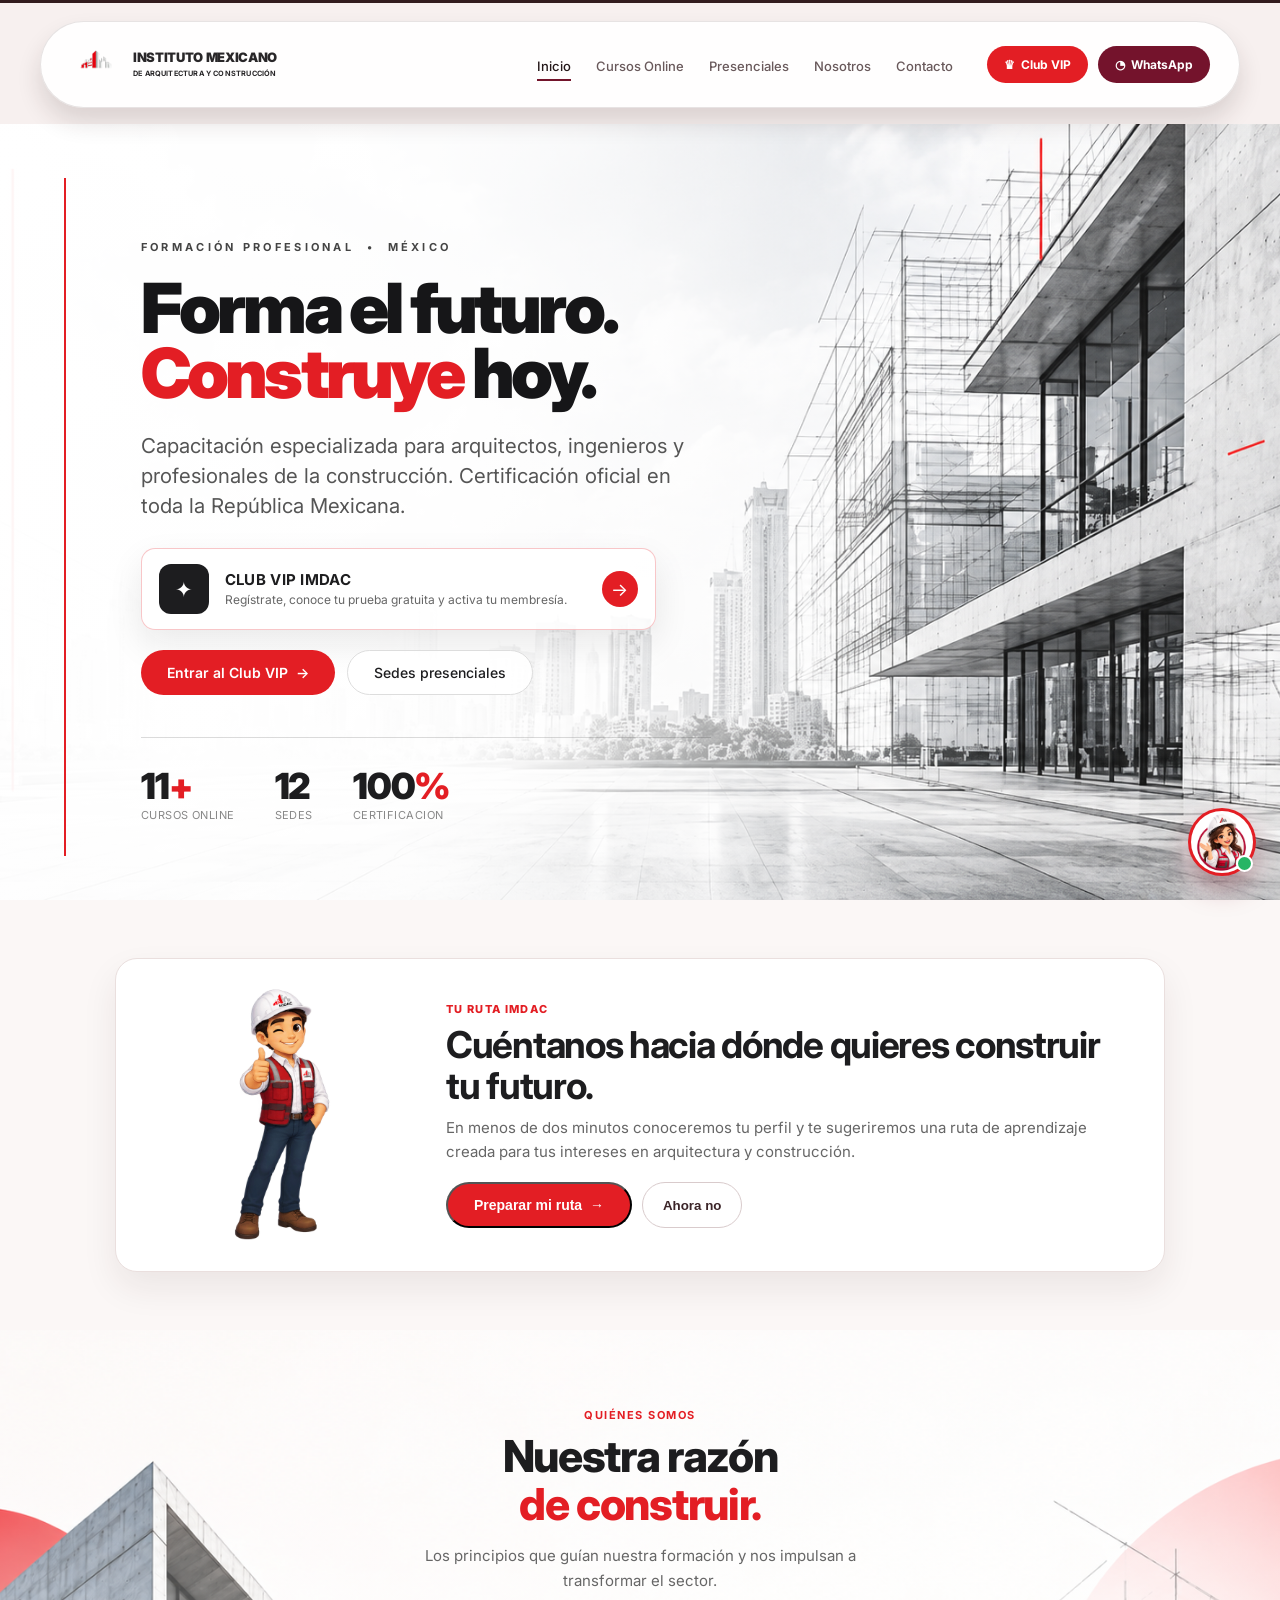
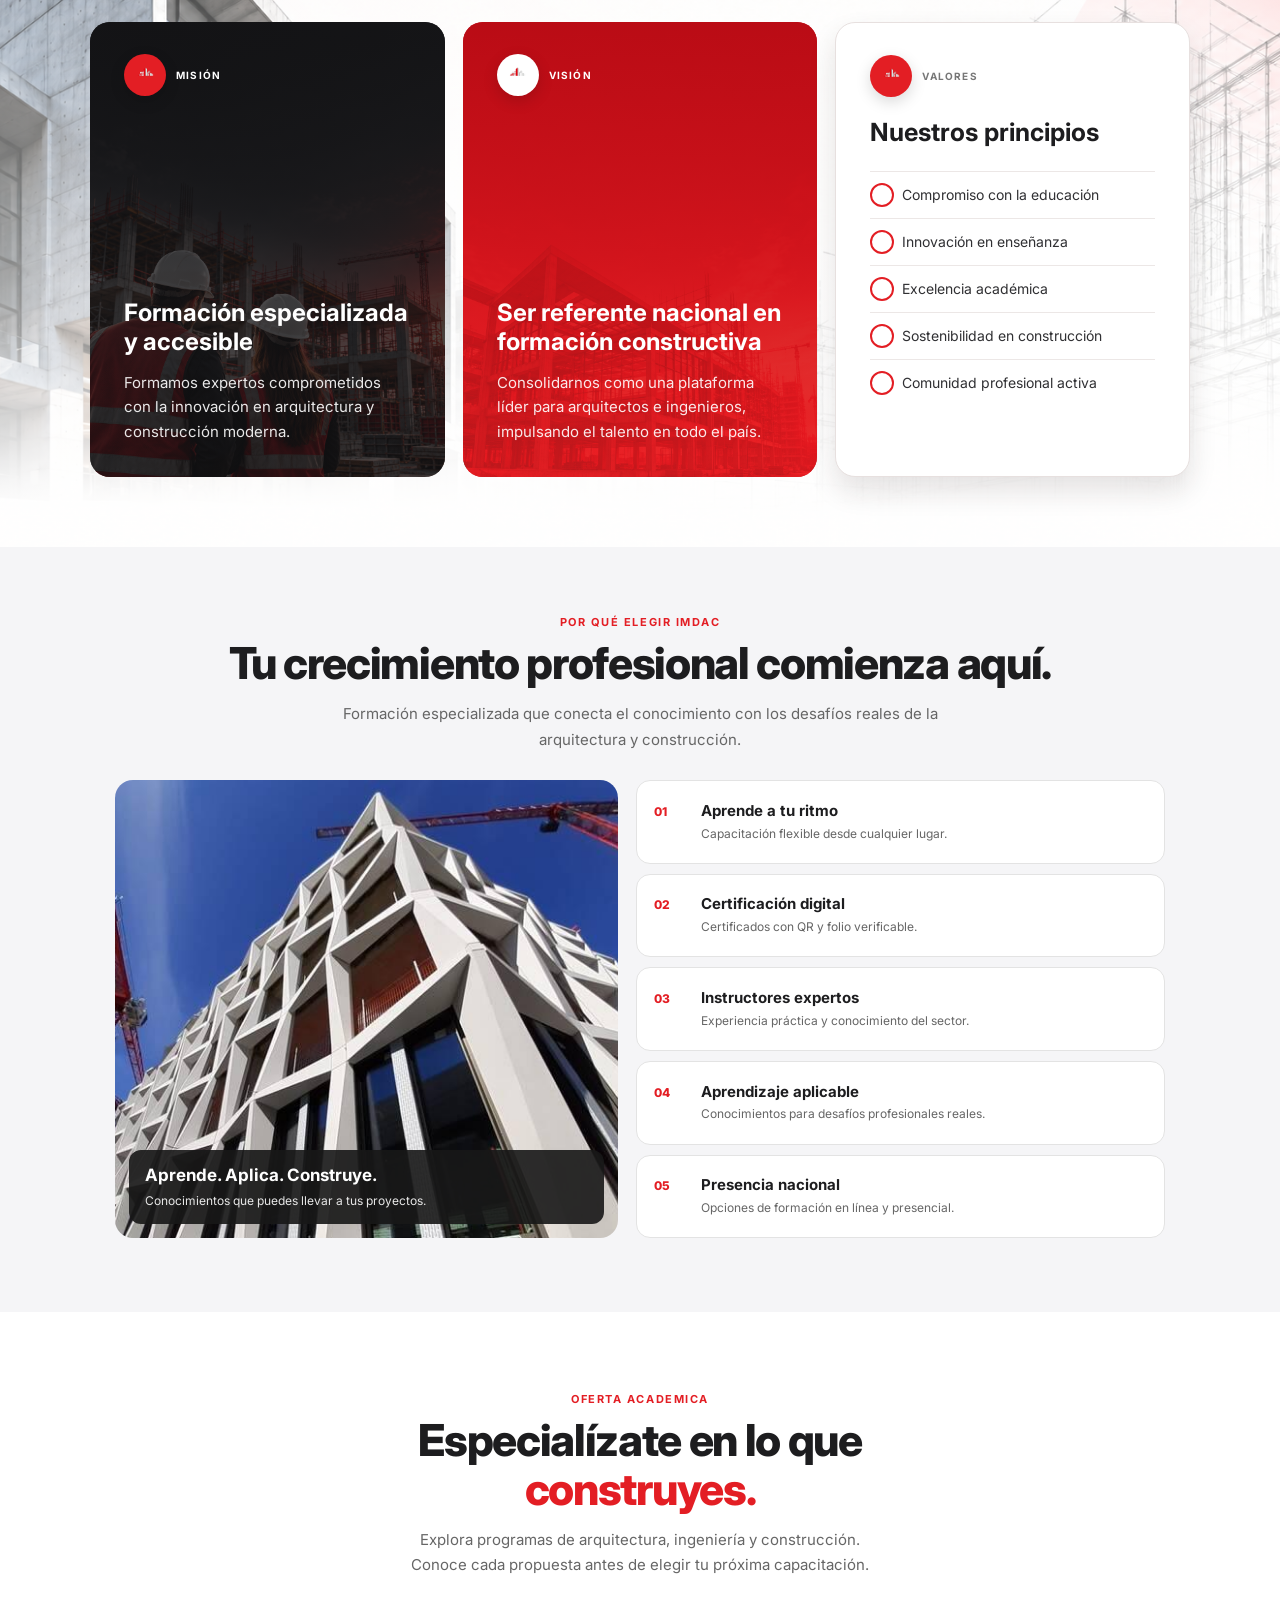
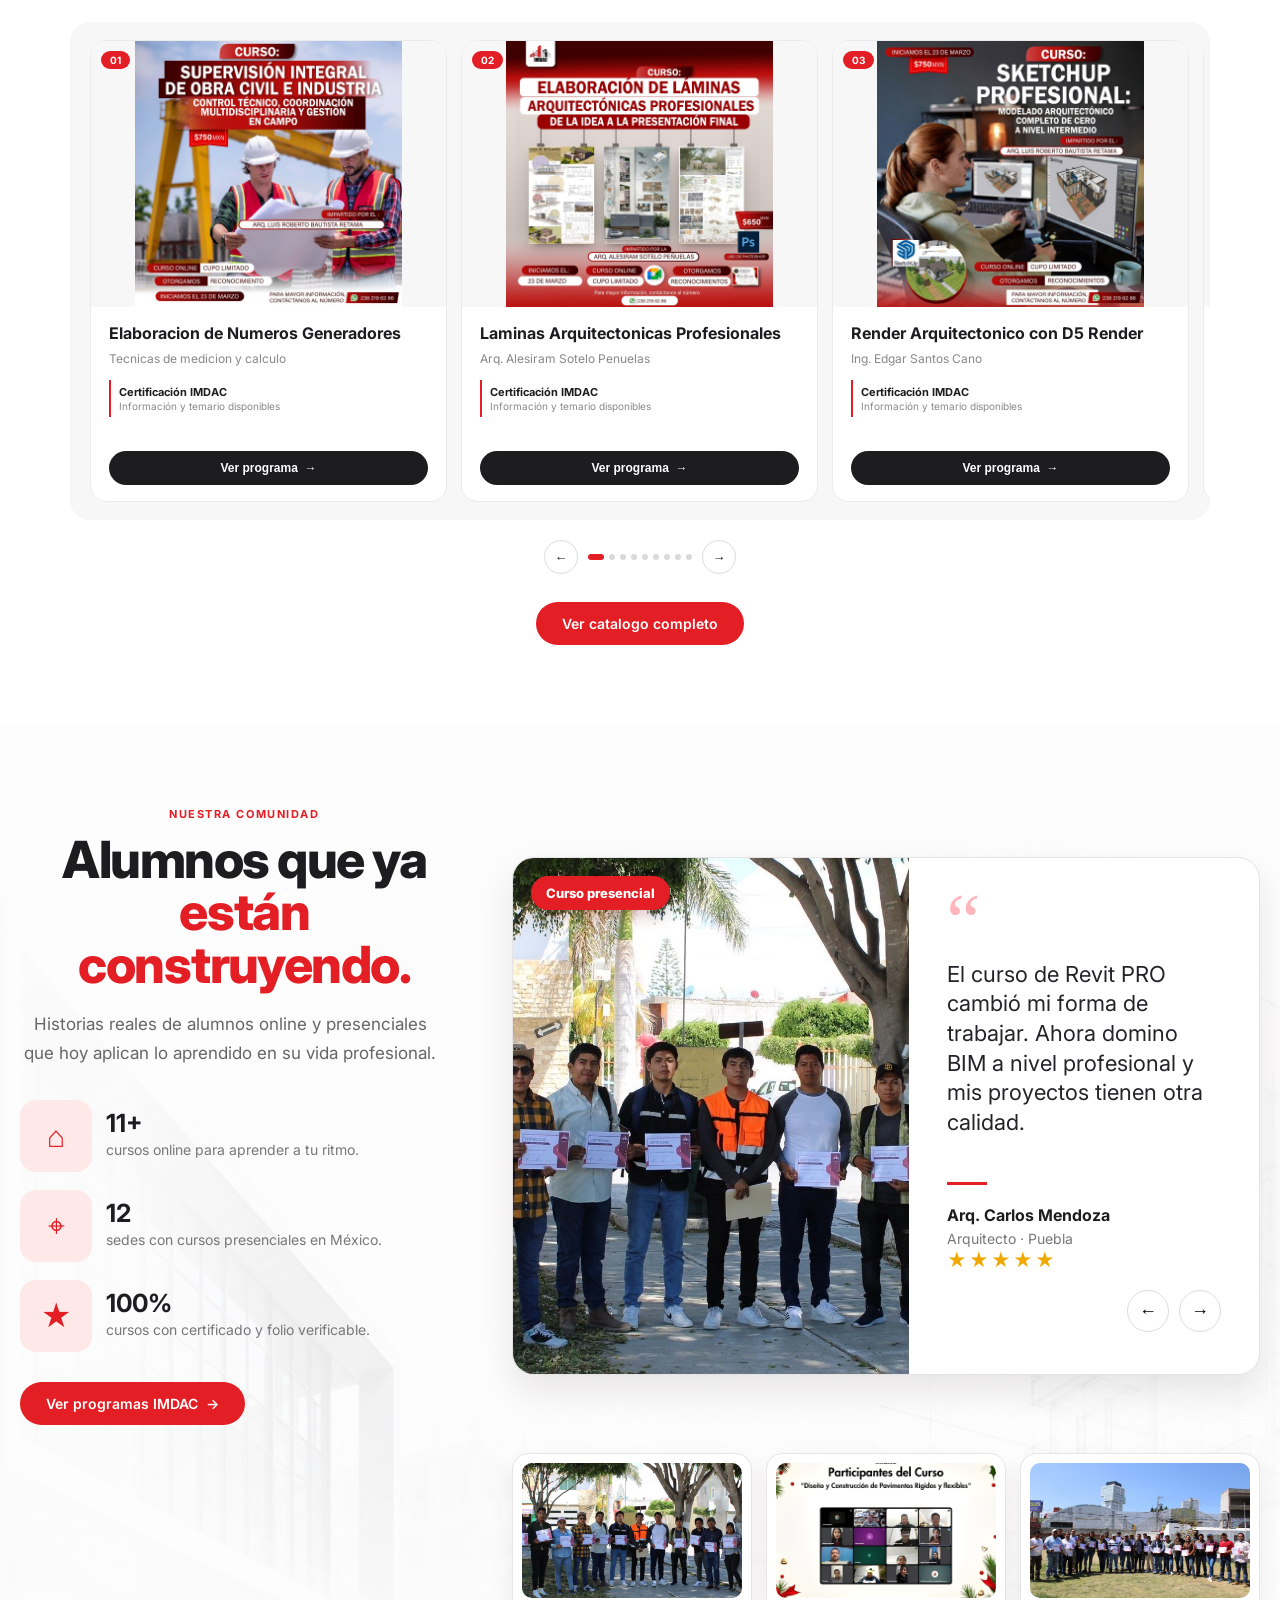
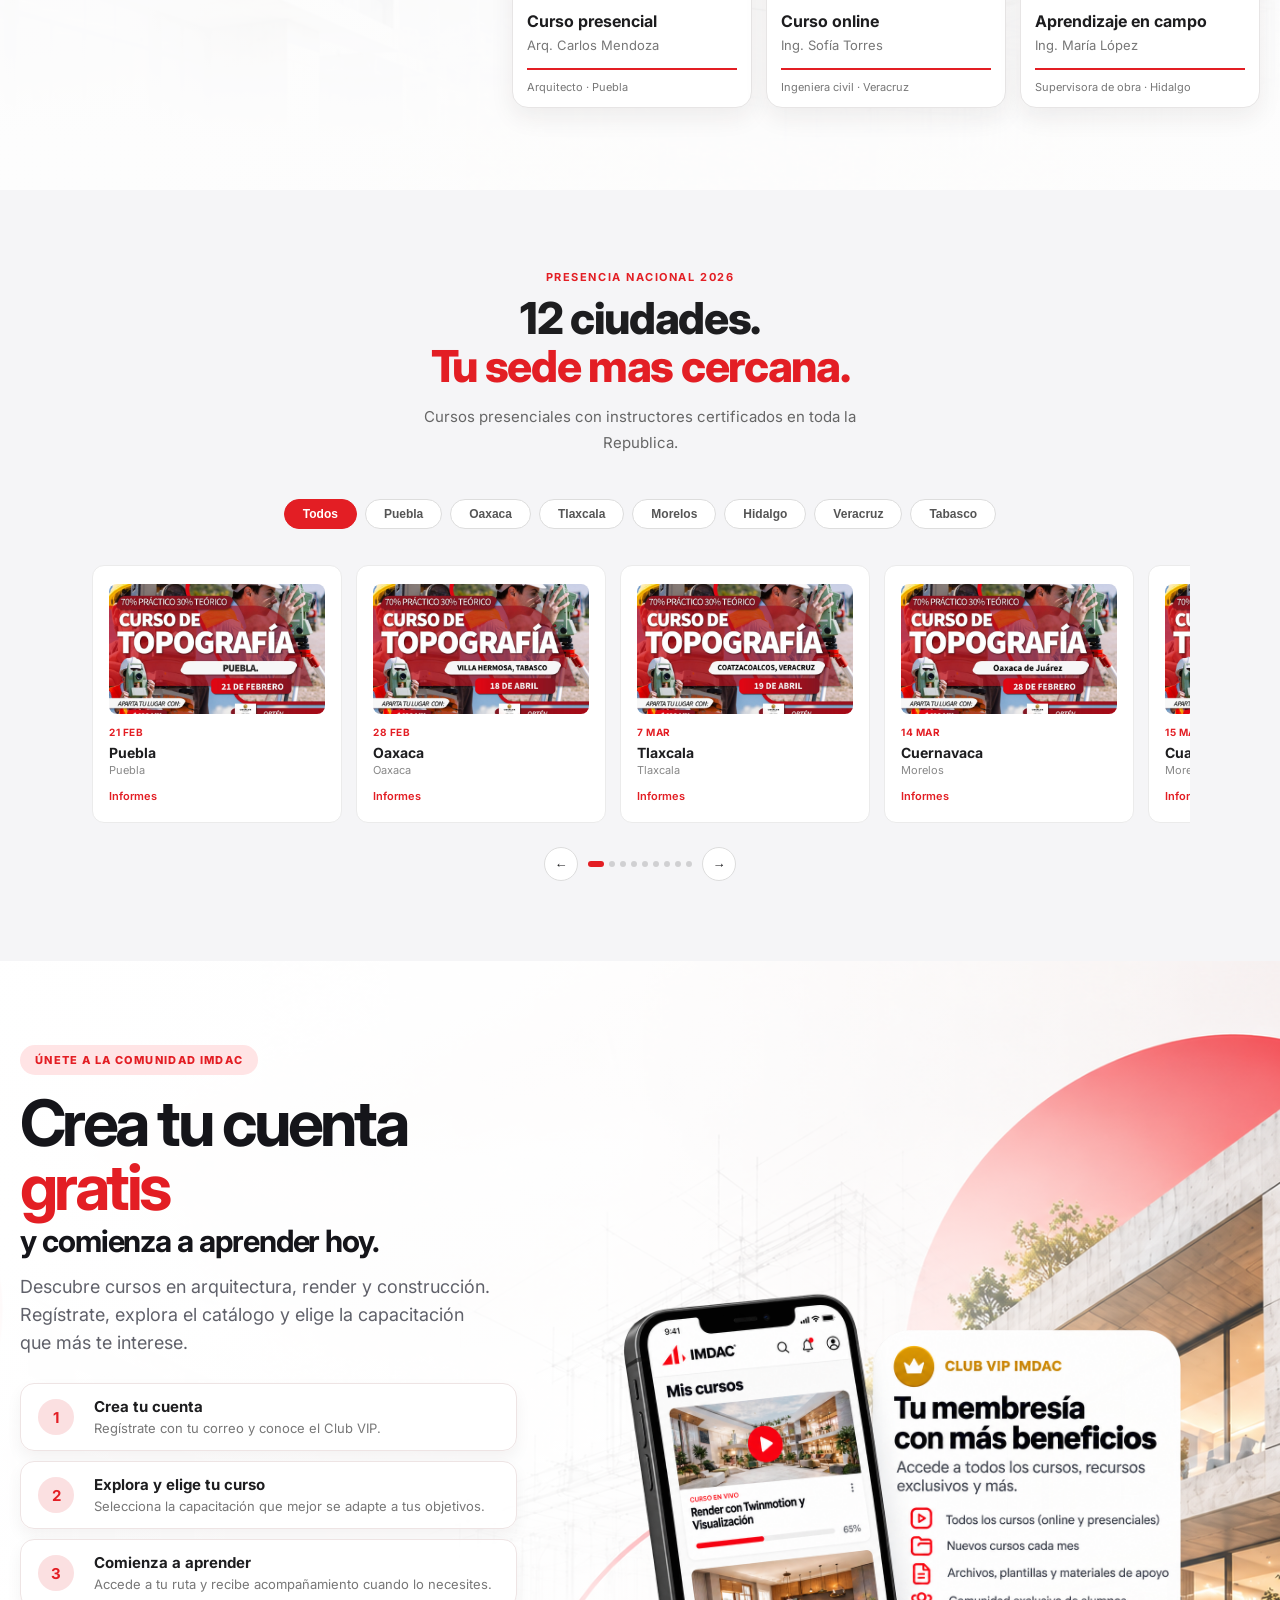
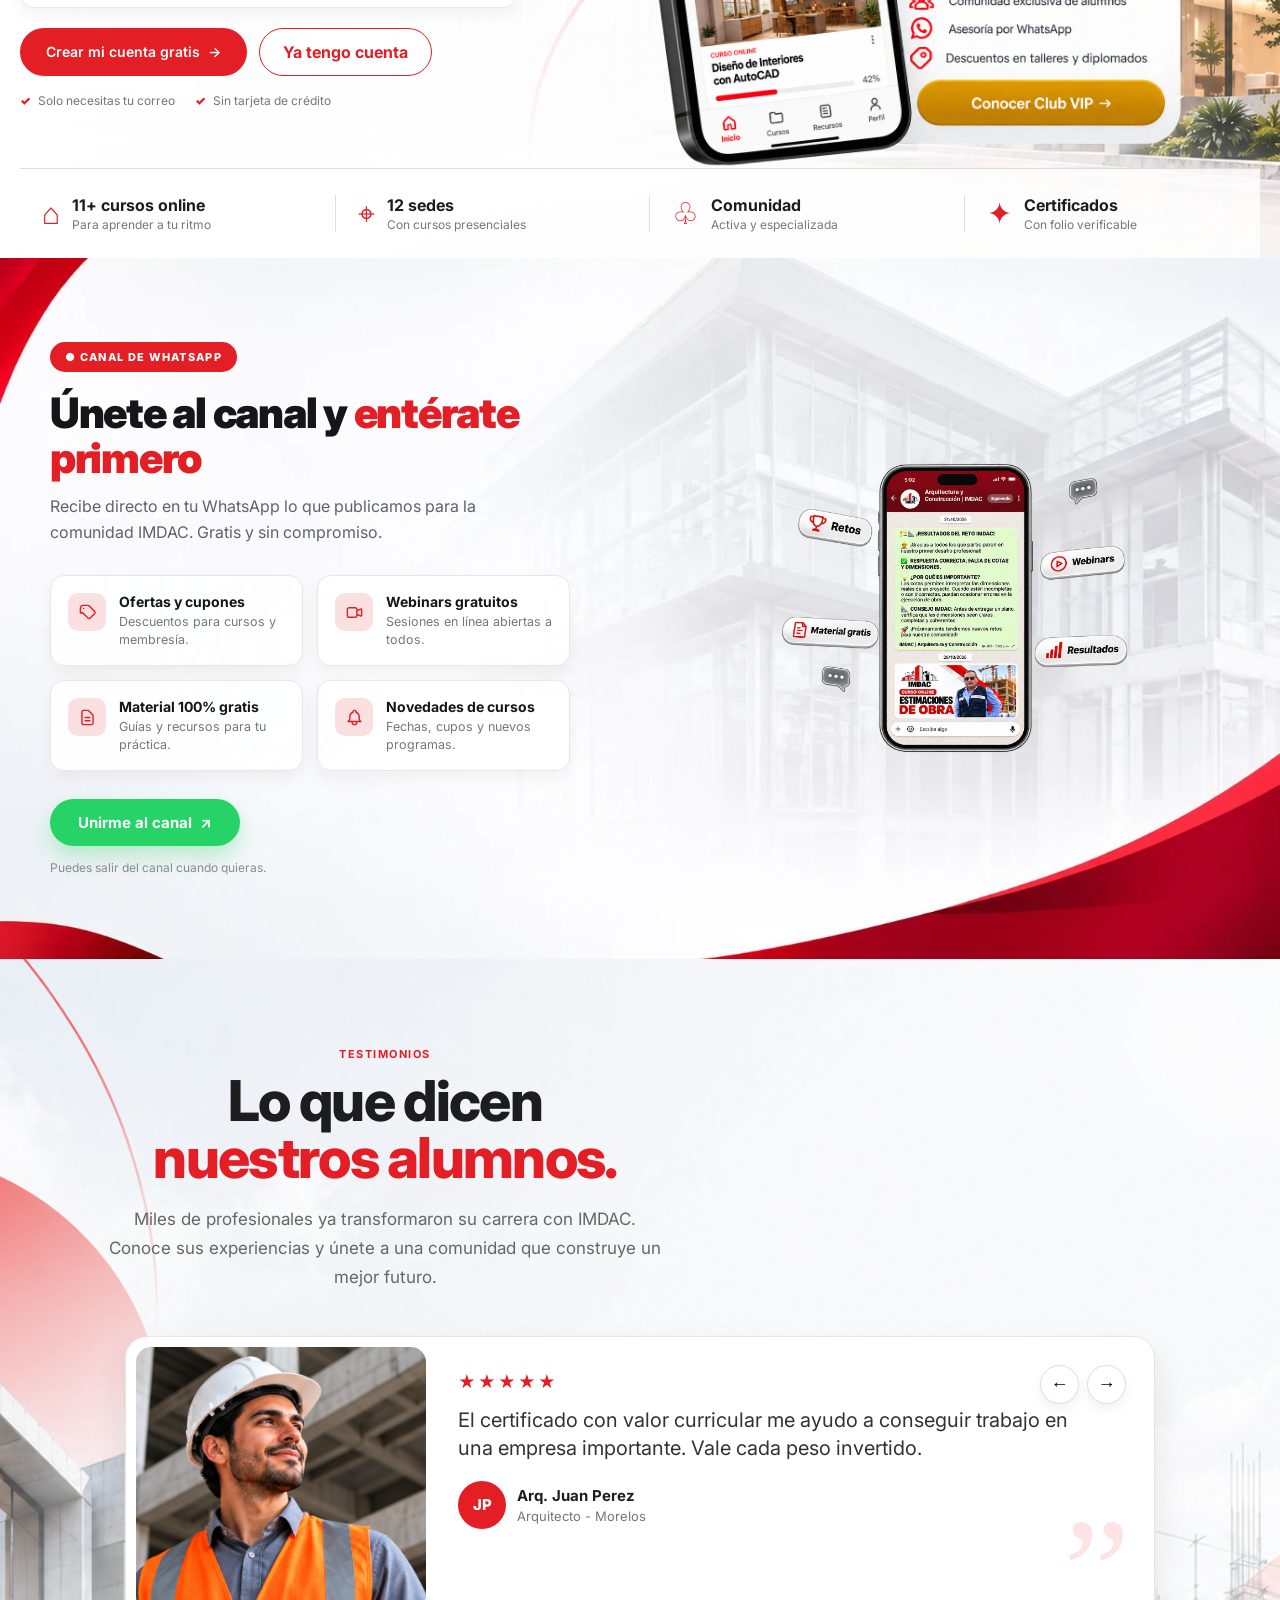
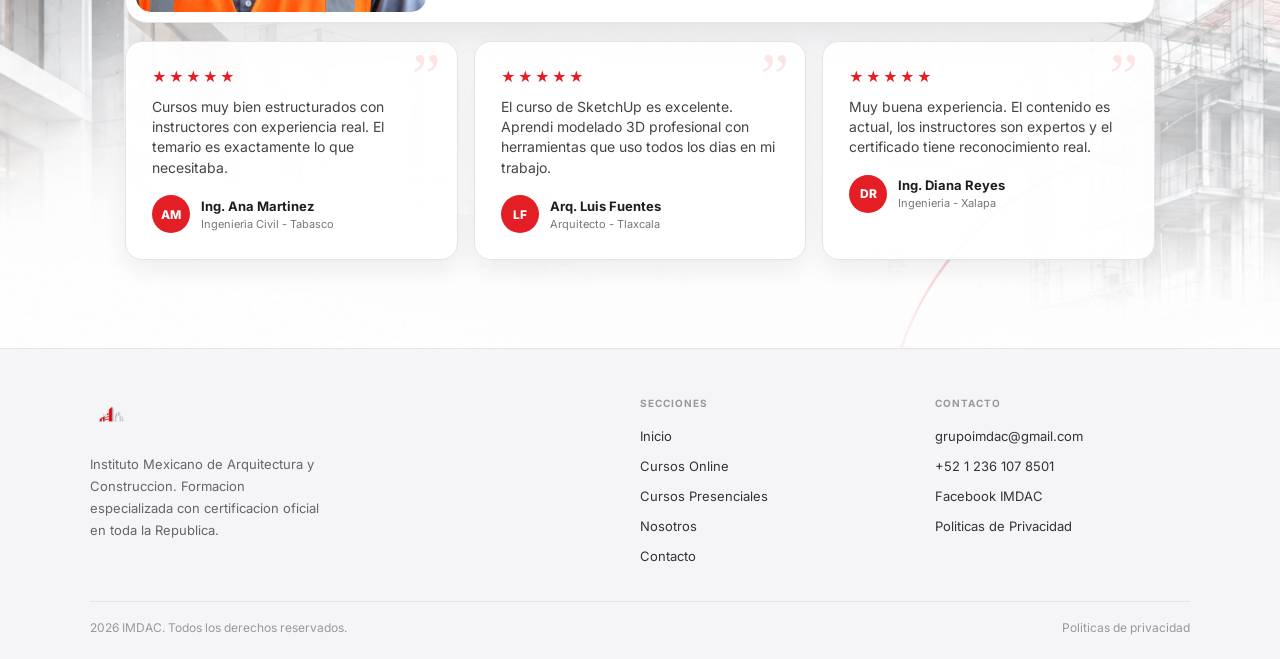
<file: index.html>
<!DOCTYPE html>
<html lang="es">
<head>
<meta charset="UTF-8">
<meta name="viewport" content="width=device-width, initial-scale=1.0">
<title>IMDAC | Instituto Mexicano de Arquitectura y Construcción</title>
<meta name="description" content="Conoce los cursos en línea y presenciales de IMDAC en arquitectura y construcción, y regístrate para explorar el Club VIP.">
<link rel="canonical" href="https://imdacmx.com/">
<link rel="icon" type="image/png" href="assets/img/favicon-imdac.png?v=1">
<link rel="apple-touch-icon" href="assets/img/favicon-imdac.png?v=1">
<link rel="preconnect" href="https://fonts.googleapis.com">
<link href="https://fonts.googleapis.com/css2?family=Inter:wght@400;500;600;700;800;900&display=swap" rel="stylesheet">
<style>
*{box-sizing:border-box;margin:0;padding:0}
body{font-family:'Inter',sans-serif;background:#fff;color:#1d1d1f;overflow-x:hidden;-webkit-font-smoothing:antialiased}
img{max-width:100%;display:block}a{text-decoration:none;color:inherit}ul{list-style:none}
.nav{position:sticky;top:0;z-index:999;height:124px;padding:18px 22px 16px;background:#f7f0ef;border-top:3px solid #321b1d}
.nav-i{max-width:1200px;margin:0 auto;padding:0 29px;height:100%;display:flex;align-items:center;gap:24px;background:rgba(255,255,255,.92);border:1px solid rgba(60,36,38,.12);border-radius:999px;box-shadow:0 14px 25px rgba(47,29,31,.14)}
.brand{display:flex;align-items:center;gap:11px;min-width:255px}.brand img{height:52px;width:auto}.brand-name{font-size:13px;line-height:1.05;font-weight:900;letter-spacing:-.025em;color:#292729}.brand-name small{font-size:7.3px;letter-spacing:.025em;font-weight:700}
.navlinks{display:flex;gap:5px;margin-left:auto}.navlinks a{position:relative;font-size:13px;color:#69595b;padding:11px 10px;border-radius:0;font-weight:500;transition:all .2s;white-space:nowrap}.navlinks a:hover,.navlinks a.on{background:transparent;color:#241719}.navlinks a.on::after{content:'';position:absolute;left:10px;right:10px;bottom:4px;height:2px;background:#73142b}
.nav-actions{display:flex;align-items:center;gap:10px}.vip-nav,.nwa{font-size:12px;font-weight:700;padding:11px 17px;border-radius:50px;display:inline-flex;align-items:center;justify-content:center;gap:7px;white-space:nowrap;transition:transform .2s,filter .2s}.vip-nav{background:#E31E24;color:#fff}.nwa{background:#74132c;color:#fff}.vip-nav:hover,.nwa:hover{transform:translateY(-1px);filter:brightness(.95)}.mobile-quick{display:none;align-items:center;gap:8px;margin-left:auto}.mobile-quick .vip-nav{padding:9px 12px;font-size:11px}
.hbg{display:none;flex-direction:column;gap:5px;cursor:pointer;padding:5px}.hbg span{display:block;width:24px;height:2px;background:#1d1d1f;border-radius:2px}
.mobnav{display:none;background:#fff;border-bottom:1px solid #eee;padding:12px 20px}
.mobnav a{display:block;padding:11px 0;font-size:15px;font-weight:500;color:#1d1d1f;border-bottom:1px solid #f5f5f5}
.mobnav a:last-child{border:none;color:#E31E24;padding-top:14px}.mobnav.open{display:block}
.hero{position:relative;min-height:calc(100vh - 124px);display:flex;align-items:center;justify-content:flex-start;text-align:left;padding:100px max(7vw,34px) 62px;overflow:hidden}
.hero-bg::before{content:'';position:absolute;inset:0;background:linear-gradient(90deg,rgba(255,255,255,.96) 0%,rgba(255,255,255,.91) 34%,rgba(255,255,255,.58) 57%,rgba(255,255,255,.08) 78%)}
.hero-bg::after{content:'';position:absolute;z-index:1;left:max(5vw,24px);top:54px;bottom:44px;width:2px;background:#e31e24}
.hero-dark{background:#1d1d1f;min-height:260px;padding:80px 20px 60px}.hero-dark::after{content:'';position:absolute;bottom:0;left:0;right:0;height:4px;background:#E31E24}
.hero-c{position:relative;z-index:2;max-width:710px;margin:0 0 0 max(4vw,22px)}
.hero-label{font-size:11px;font-weight:700;letter-spacing:.3em;text-transform:uppercase;color:#444;display:block;margin-bottom:22px}
.hero-dark .hero-label{color:rgba(255,255,255,0.6)}
.hero h1{font-size:clamp(42px,5.4vw,84px);font-weight:900;letter-spacing:-.055em;line-height:.95;color:#161618;margin-bottom:24px}
.hero-dark h1{color:#fff}.hero h1 em{color:#E31E24;font-style:normal}
.hero-sub{font-size:clamp(15px,1.6vw,21px);color:#555;line-height:1.45;max-width:570px;margin:0 0 28px}
.hero-dark .hero-sub{color:rgba(255,255,255,0.6)}
.hero-btns{display:flex;gap:12px;justify-content:flex-start;flex-wrap:wrap;margin-bottom:42px}
.stats{display:flex;gap:40px;justify-content:flex-start;border-top:1px solid rgba(0,0,0,0.14);padding-top:30px}
.vip-card{display:flex;align-items:center;gap:16px;max-width:515px;padding:15px 17px;margin:0 0 20px;border:1px solid rgba(227,30,36,.25);background:rgba(255,255,255,.8);box-shadow:0 14px 35px rgba(20,20,20,.09);border-radius:14px;transition:transform .2s,box-shadow .2s}
.vip-card:hover{transform:translateY(-2px);box-shadow:0 18px 42px rgba(20,20,20,.14)}
.vip-badge{width:50px;height:50px;flex:0 0 50px;border-radius:12px;display:grid;place-items:center;background:#1d1d1f;color:#fff;font-size:21px}.vip-copy{flex:1}.vip-copy b{display:block;font-size:15px;letter-spacing:.02em}.vip-copy span{display:block;font-size:12px;line-height:1.35;color:#666;margin-top:3px}.vip-arrow{width:36px;height:36px;border-radius:50%;display:grid;place-items:center;background:#e31e24;color:#fff;font-size:18px}
.stat-n{font-size:36px;font-weight:900;letter-spacing:-.03em;color:#1d1d1f;line-height:1}.stat-n em{color:#E31E24;font-style:normal}
.stat-l{font-size:11px;color:#888;letter-spacing:.04em;text-transform:uppercase;margin-top:4px}
.btn-r{background:#E31E24;color:#fff;padding:13px 26px;border-radius:50px;font-size:14px;font-weight:600;display:inline-flex;align-items:center;gap:7px;transition:all .2s}.btn-r:hover{background:#c41a1f;transform:translateY(-1px)}
.btn-g{background:rgba(255,255,255,0.9);color:#1d1d1f;padding:13px 26px;border-radius:50px;font-size:14px;font-weight:500;border:1px solid #ddd}
.btn-w{background:#fff;color:#1d1d1f;padding:13px 26px;border-radius:50px;font-size:14px;font-weight:600}.btn-w:hover{background:#f0f0f0}
.btn-o{background:rgba(255,255,255,0.12);color:#fff;padding:13px 26px;border-radius:50px;font-size:14px;font-weight:500;border:1px solid rgba(255,255,255,0.3)}
.btn-dark{background:#1d1d1f;color:#fff;padding:13px 26px;border-radius:50px;font-size:14px;font-weight:600;display:inline-flex;align-items:center;gap:7px}
.sec{padding:80px 20px}.sec-c{max-width:1100px;margin:0 auto}.gray{background:#f5f5f7}
.sec-tag{font-size:11px;font-weight:700;letter-spacing:.14em;text-transform:uppercase;color:#E31E24;display:block;margin-bottom:10px;text-align:center}
.sec-tit{font-size:clamp(24px,4vw,44px);font-weight:800;letter-spacing:-.03em;line-height:1.1;color:#1d1d1f;text-align:center;margin-bottom:14px}
.sec-tit em{color:#E31E24;font-style:normal}
.sec-desc{font-size:15px;color:#666;line-height:1.7;max-width:460px;margin:0 auto 44px;text-align:center}
.bento{display:grid;grid-template-columns:repeat(3,1fr);gap:10px}
.bc{background:#fff;border-radius:16px;padding:28px 24px;border:1px solid #ebebeb}.bc.wide{grid-column:span 2}
.bc.dk{background:#1d1d1f;border-color:transparent}.bc.rd{background:#E31E24;border-color:transparent}
.bc-icon{font-size:22px;margin-bottom:14px;display:block}
.bc h3{font-size:16px;font-weight:700;margin-bottom:7px;color:#1d1d1f}.bc.dk h3,.bc.rd h3{color:#fff}
.bc p{font-size:13px;line-height:1.65;color:#666}.bc.dk p{color:rgba(255,255,255,0.5)}.bc.rd p{color:rgba(255,255,255,0.8)}
.route-intro{padding:58px 20px;background:#fbf7f6}.route-intro-box{max-width:1050px;margin:0 auto;display:grid;grid-template-columns:270px 1fr;gap:28px;align-items:center;padding:26px 32px;background:#fff;border:1px solid #eadfde;border-radius:22px;box-shadow:0 16px 35px rgba(47,29,31,.08)}.route-intro-art,.route-guide{background-repeat:no-repeat;background-size:contain;background-position:center}.route-intro-art{width:240px;height:260px;margin:auto}.route-eyebrow{font-size:11px;color:#e31e24;font-weight:800;text-transform:uppercase;letter-spacing:.12em;margin-bottom:9px}.route-intro h2{font-size:clamp(24px,3vw,37px);letter-spacing:-.035em;line-height:1.1;margin-bottom:10px}.route-intro p{font-size:15px;line-height:1.6;color:#666;max-width:650px;margin-bottom:18px}.route-actions{display:flex;gap:10px;flex-wrap:wrap}.route-skip{border:1px solid #d9cbcc;background:#fff;padding:12px 20px;border-radius:30px;cursor:pointer;font-weight:600;color:#3b2428}.route-modal{position:fixed;inset:0;z-index:2000;background:rgba(21,18,19,.62);padding:24px;display:none;align-items:center;justify-content:center}.route-modal.open{display:flex}.route-dialog{width:min(1020px,100%);min-height:530px;max-height:92vh;overflow:auto;position:relative;padding:30px;background:#fffdfc;border-radius:26px;box-shadow:0 28px 70px rgba(0,0,0,.3)}.route-close{position:absolute;right:20px;top:18px;border:1px solid #e5dddd;background:#fff;border-radius:50%;width:36px;height:36px;font-size:21px;cursor:pointer;color:#573c42}.route-progress{font-size:12px;font-weight:700;color:#a46a1f;margin-bottom:20px}.route-body{display:grid;grid-template-columns:290px 1fr;gap:28px;align-items:center;min-height:410px}.route-guide{width:290px;height:390px;max-width:100%;margin:auto}.pose-1{background-image:url('assets/img/guia-imdac-pose-01.png')}.pose-2{background-image:url('assets/img/guia-imdac-pose-02.png')}.pose-3{background-image:url('assets/img/guia-imdac-pose-03.png')}.pose-4{background-image:url('assets/img/guia-imdac-pose-04.png')}.pose-5{background-image:url('assets/img/guia-imdac-pose-05.png')}.pose-6{background-image:url('assets/img/guia-imdac-pose-06.png')}.route-step{font-size:11px;letter-spacing:.14em;font-weight:800;color:#8a6a70;text-transform:uppercase;margin-bottom:10px}.route-question h2{font-size:clamp(25px,3vw,38px);line-height:1.08;letter-spacing:-.04em;margin-bottom:22px}.route-options{display:grid;grid-template-columns:repeat(2,1fr);gap:11px}.route-option{padding:17px 18px;border:1px solid #e6dbdc;border-radius:14px;background:#fff;text-align:left;cursor:pointer;font:inherit;font-weight:700;font-size:15px;color:#281c1e;transition:.2s}.route-option:hover{border-color:#e31e24;transform:translateY(-1px);background:#fff8f8}.route-option small{display:block;font-weight:400;color:#777;margin-top:5px;line-height:1.35}.route-back{border:0;background:#f7eeee;color:#70152b;padding:7px 13px;border-radius:20px;cursor:pointer;font-weight:700;margin-bottom:16px}.route-result{max-width:640px}.route-result .route-step{color:#a46a1f}.route-result h2{font-size:clamp(28px,4vw,44px);line-height:1.04;letter-spacing:-.045em;margin-bottom:13px}.route-result p{color:#666;line-height:1.6;margin-bottom:18px}.route-recommend{background:linear-gradient(120deg,#73142b,#e31e24);border-radius:17px;padding:22px;color:#fff;margin:18px 0}.route-recommend small{font-size:10px;letter-spacing:.1em;font-weight:800}.route-recommend h3{font-size:24px;line-height:1.1;margin:7px 0}.route-recommend p{color:rgba(255,255,255,.84);margin:0}.route-result-actions{display:flex;gap:10px;flex-wrap:wrap}
.why-imdac{padding:68px 20px 74px;background:#f5f5f7}.why-imdac .sec-desc{max-width:650px;margin-bottom:28px}.why-layout{max-width:1050px;margin:0 auto;display:grid;grid-template-columns:minmax(290px,.95fr) minmax(360px,1fr);gap:18px;align-items:stretch}.why-photo{min-height:458px;position:relative;overflow:hidden;border-radius:18px;background:#ddd}.why-photo img{width:100%;height:100%;object-fit:cover;display:block}.why-photo-copy{position:absolute;left:14px;right:14px;bottom:14px;padding:15px 16px;border-radius:12px;background:rgba(24,24,24,.9);color:#fff}.why-photo-copy strong{font-size:17px;display:block;margin-bottom:4px}.why-photo-copy span{font-size:12px;color:#e7e7e7}.why-benefits{display:grid;grid-template-rows:repeat(5,1fr);gap:10px}.why-benefit{display:grid;grid-template-columns:35px 1fr;gap:12px;align-content:center;padding:14px 17px;background:#fff;border:1px solid #e3e3e3;border-radius:14px}.why-num{font-size:12px;font-weight:800;color:#E31E24;padding-top:2px}.why-benefit h3{font-size:15px;line-height:1.25;color:#1d1d1f;margin:0 0 4px}.why-benefit p{font-size:12px;line-height:1.45;color:#666;margin:0}
.wrap{position:relative;margin:0 -20px}.outer{overflow:hidden;padding:6px 20px 14px;cursor:grab;-webkit-user-select:none;user-select:none}.outer:active{cursor:grabbing}
.track{display:flex;gap:14px;width:max-content;transition:transform .3s ease}
.cnav{display:flex;align-items:center;justify-content:center;gap:10px;margin-top:20px}
.cbtn{width:34px;height:34px;border-radius:50%;border:1px solid #ddd;background:#fff;cursor:pointer;display:flex;align-items:center;justify-content:center;font-size:13px;color:#1d1d1f}.cbtn:hover{background:#f5f5f7}
.cdots{display:flex;gap:5px;align-items:center}.cdot{width:6px;height:6px;border-radius:50%;background:rgba(0,0,0,0.15);cursor:pointer;transition:all .2s}.cdot.on{background:#E31E24;width:16px;border-radius:3px}
.ccard{width:300px;flex-shrink:0;background:#fff;border-radius:16px;overflow:hidden;border:1px solid #ebebeb;transition:all .2s;display:flex;flex-direction:column}
.ccard:hover{transform:translateY(-3px);box-shadow:0 10px 32px rgba(0,0,0,0.09)}
.ccard-img{position:relative;aspect-ratio:16/9;overflow:hidden;flex-shrink:0;background:#f7f7f8}.ccard-img img{width:100%;height:100%;object-fit:contain;transition:transform .4s}.ccard:hover .ccard-img img{transform:scale(1.02)}
.ccard-num{position:absolute;top:10px;left:10px;background:#E31E24;color:#fff;font-size:10px;font-weight:700;padding:3px 9px;border-radius:50px}
.ccard-body{padding:18px;display:flex;flex-direction:column;flex:1}
.ccard-body h3{font-size:13px;font-weight:700;line-height:1.35;margin-bottom:4px;color:#1d1d1f}
.ccard-pon{font-size:11px;color:#888;margin-bottom:12px}
.ccard-tem{background:#f5f5f7;border-radius:8px;padding:10px 12px;margin-bottom:12px}
.ccard-tem-title{font-size:9px;font-weight:700;letter-spacing:.12em;text-transform:uppercase;color:#E31E24;margin-bottom:7px}
.ccard-tem ul{display:flex;flex-direction:column;gap:4px}
.ccard-tem li{font-size:10px;color:#333;display:flex;align-items:flex-start;gap:6px;line-height:1.4}
.ccard-tem li::before{content:'';width:3px;height:3px;background:#E31E24;border-radius:50%;flex-shrink:0;margin-top:4px}
.ccard-cert{font-size:10px;color:#888;border-left:2px solid #E31E24;padding:5px 8px;margin-bottom:12px}
.ccard-cert strong{display:block;font-size:11px;color:#1d1d1f;margin-bottom:1px}
.ccard-btn{display:flex;align-items:center;justify-content:center;gap:5px;padding:10px;background:#1d1d1f;color:#fff;border-radius:50px;font-size:12px;font-weight:600;transition:all .2s;margin-top:auto}.ccard-btn:hover{background:#E31E24}
#cursosOuter{background:#f7f7f8;border-radius:20px;padding-top:18px;padding-bottom:18px}#cursosTrack .ccard{width:calc((min(1100px, 100vw - 80px) - 28px)/3);min-width:0;max-width:357px}#cursosTrack .ccard-img{aspect-ratio:4/3}#cursosTrack .ccard-body{padding:16px 18px}#cursosTrack .ccard-body h3{font-size:16px;line-height:1.3;margin-bottom:6px}#cursosTrack .ccard-pon{font-size:12px;line-height:1.45;margin-bottom:13px}#cursosTrack .ccard-cert{margin:0 0 13px}#cursosTrack .ccard-btn{width:100%;border:0;cursor:pointer;background:#1d1d1f}.course-modal{position:fixed;inset:0;z-index:2100;background:rgba(21,18,19,.66);display:none;align-items:center;justify-content:center;padding:20px}.course-modal.open{display:flex}.course-dialog{position:relative;width:min(820px,100%);max-height:92vh;overflow:auto;border-radius:22px;background:#fff;padding:28px}.course-detail{display:grid;grid-template-columns:minmax(250px,.9fr) 1.1fr;gap:26px}.course-dialog img{width:100%;max-height:560px;object-fit:contain;background:#f7f7f8;border-radius:13px}.course-dialog h2{font-size:clamp(24px,3vw,36px);letter-spacing:-.04em;line-height:1.08;margin:8px 0}.course-area{font-size:10px;letter-spacing:.12em;font-weight:800;color:#e31e24;text-transform:uppercase}.course-dialog p{font-size:14px;line-height:1.6;color:#666;margin-bottom:14px}.course-topics{padding:16px;background:#f7f7f8;border-radius:13px;margin:15px 0}.course-topics strong{display:block;font-size:11px;letter-spacing:.1em;text-transform:uppercase;margin-bottom:9px}.course-topics li{font-size:13px;color:#444;line-height:1.55;margin:4px 0}.course-topics li::before{content:'•';color:#e31e24;font-weight:900;margin-right:7px}.course-close{position:absolute;right:15px;top:14px;border:1px solid #ddd;background:#fff;width:36px;height:36px;border-radius:50%;font-size:20px;cursor:pointer;z-index:1}
.cursos-grid{display:grid;grid-template-columns:repeat(3,1fr);gap:20px}.cursos-grid .ccard{width:100%}
.acard{width:260px;flex-shrink:0;border-radius:14px;overflow:hidden;aspect-ratio:1}.acard img{width:100%;height:100%;object-fit:cover}.acard.wide{width:380px;aspect-ratio:16/9}
.community-section{position:relative;overflow:hidden;padding:82px 20px;background:#f7f7f8}.community-section::before{content:'';position:absolute;inset:0;background:linear-gradient(90deg,rgba(255,255,255,.98) 10%,rgba(255,255,255,.7) 60%,rgba(255,255,255,.93)),url('assets/img/about-imdac-bg.png') center/cover no-repeat;opacity:.82}.community-inner{position:relative;max-width:1420px;margin:0 auto;display:grid;grid-template-columns:minmax(290px,.78fr) minmax(600px,1.3fr);gap:44px;align-items:center}.community-copy .sec-tit{font-size:clamp(38px,4vw,60px);line-height:1.02;margin:12px 0 20px}.community-copy .sec-desc{font-size:17px;max-width:420px;margin:0 0 32px}.community-stats{display:grid;gap:18px;margin:0 0 30px}.community-stat{display:grid;grid-template-columns:72px 1fr;gap:14px;align-items:center}.community-stat-icon{width:72px;height:72px;display:grid;place-items:center;background:#fee8e8;border-radius:16px;color:#e31e24;font-size:30px}.community-stat b{font-size:25px;line-height:1;display:block;margin-bottom:4px}.community-stat span{display:block;font-size:14px;color:#777;line-height:1.4}.community-more{display:inline-flex;align-items:center;gap:9px}.community-showcase{display:grid;grid-template-columns:1.06fr .94fr;overflow:hidden;border:1px solid #e5e3e3;border-radius:22px;background:#fff;box-shadow:0 16px 34px rgba(38,25,27,.1)}.community-feature-media{position:relative;min-height:365px;background:#eee}.community-feature-media img{width:100%;height:100%;object-fit:cover;display:block}.community-label{position:absolute;top:18px;left:18px;padding:9px 15px;border-radius:22px;background:#e31e24;color:#fff;font-size:13px;font-weight:800;box-shadow:0 7px 16px rgba(120,16,22,.2)}.community-quote{padding:42px 38px;display:flex;flex-direction:column;align-items:flex-start}.community-quote-mark{font-size:76px;line-height:.55;color:#ffb6ba;font-family:Georgia,serif;margin-bottom:18px}.community-quote p{font-size:22px;line-height:1.35;color:#25232a;margin:0 0 24px}.community-quote b{font-size:16px}.community-quote small{font-size:14px;color:#777;margin-top:4px;line-height:1.45}.community-quote hr{width:40px;border:0;border-top:3px solid #e31e24;margin:20px 0}.community-stars{color:#f0a900;letter-spacing:2px;margin-top:auto;font-size:19px}.community-controls{display:flex;gap:10px;margin-top:18px;align-self:flex-end}.community-controls button{width:42px;height:42px;border:1px solid #ddd;border-radius:50%;background:#fff;font-size:18px;cursor:pointer}.community-controls button:hover{border-color:#e31e24;color:#e31e24}.community-cards{grid-column:2;display:grid;grid-template-columns:repeat(3,1fr);gap:14px;margin-top:-16px}.community-card{padding:9px;border:1px solid #e7e5e5;border-radius:16px;background:#fff;box-shadow:0 10px 24px rgba(38,25,27,.07)}.community-card img{width:100%;height:135px;display:block;object-fit:cover;border-radius:10px}.community-card h3{font-size:16px;line-height:1.2;margin:14px 5px 5px}.community-card p{font-size:13px;color:#777;line-height:1.45;margin:0 5px 13px}.community-card small{display:block;border-top:2px solid #e31e24;margin:0 5px;padding:10px 0 4px;color:#777;font-size:11px}
.mv-grid{display:grid;grid-template-columns:repeat(3,1fr);gap:10px}
.mvc{border-radius:16px;padding:32px 26px}.mvc.c1{background:#1d1d1f}.mvc.c2{background:#E31E24}.mvc.c3{background:#fff;border:1px solid #ebebeb}
.mv-lbl{font-size:10px;font-weight:700;letter-spacing:.12em;text-transform:uppercase;color:rgba(255,255,255,0.5);margin-bottom:10px}.mvc.c3 .mv-lbl{color:#999}
.mvc h3{font-size:18px;font-weight:700;line-height:1.2;margin-bottom:12px;color:#fff}.mvc.c3 h3{color:#1d1d1f}
.mvc p{font-size:13px;color:rgba(255,255,255,0.55);line-height:1.7}.mvc.c3 p{color:#666}
.mv-vals{display:flex;flex-direction:column;gap:8px;margin-top:4px}.mv-vals li{font-size:13px;color:#666;display:flex;align-items:center;gap:8px}.mv-vals li::before{content:'';width:4px;height:4px;background:#E31E24;border-radius:50%;flex-shrink:0}
.about-imdac{position:relative;isolation:isolate;padding:78px 20px 70px;background:#fff center/cover no-repeat;background-image:url('assets/img/about-imdac-bg.png')}.about-imdac::before{content:'';position:absolute;inset:0;z-index:-1;background:linear-gradient(180deg,rgba(255,255,255,.12),rgba(255,255,255,.72))}.about-imdac-head{text-align:center;max-width:630px;margin:0 auto 28px}.about-imdac-head .sec-desc{margin:14px auto 0}.about-imdac .mv-grid{max-width:1120px;margin:0 auto;gap:18px;align-items:stretch}.about-imdac .mvc{min-height:455px;padding:32px 34px;position:relative;overflow:hidden;border-radius:20px;background-size:cover;background-position:center;display:flex;flex-direction:column;justify-content:flex-start}.about-imdac .mvc::before{content:'';position:absolute;inset:0;background:linear-gradient(180deg,rgba(19,19,21,.92) 0%,rgba(21,21,23,.78) 54%,rgba(20,20,22,.76) 100%)}.about-imdac .mvc.c1{background-image:url('assets/img/about-imdac-mision.png')}.about-imdac .mvc.c2{background-image:url('assets/img/about-imdac-vision.png')}.about-imdac .mvc.c2::before{background:linear-gradient(180deg,rgba(185,12,21,.9),rgba(232,30,36,.78))}.about-imdac .mvc>*{position:relative;z-index:1}.about-imdac .mv-lbl{color:#fff;display:flex;align-items:center;gap:10px;margin-bottom:24px}.about-imdac .mv-lbl::before{content:'';width:42px;height:42px;border-radius:50%;background:#e31e24 url('assets/logo/imdac-logo-new.png') center/25px auto no-repeat;box-shadow:0 5px 15px rgba(0,0,0,.15)}.about-imdac .c2 .mv-lbl::before{background-color:#fff}.about-imdac .mvc h3{font-size:24px;max-width:290px;margin-top:auto;margin-bottom:14px}.about-imdac .mvc p{font-size:15px;line-height:1.65;color:rgba(255,255,255,.9);max-width:300px}.about-imdac .mvc.c3{min-height:455px;background:#fff;border:1px solid #e7e0df;box-shadow:0 14px 28px rgba(44,25,27,.12)}.about-imdac .mvc.c3::before{display:none}.about-imdac .mvc.c3 .mv-lbl{color:#777;margin-bottom:20px}.about-imdac .mvc.c3 .mv-lbl::before{background-color:#e31e24}.about-imdac .mvc.c3 h3{color:#1d1d1f;font-size:25px;margin:0 0 20px}.about-imdac .mv-vals{gap:0}.about-imdac .mv-vals li{padding:11px 0;border-top:1px solid #ece7e6;font-size:14px;color:#303033}.about-imdac .mv-vals li::before{width:20px;height:20px;background:transparent;border:2px solid #e31e24;border-radius:50%}
.sedes-grid{display:grid;grid-template-columns:repeat(4,1fr);gap:10px}
.scard{background:#fff;border-radius:12px;padding:18px 16px;border:1px solid #ebebeb;transition:all .2s}.scard:hover{border-color:#E31E24;transform:translateY(-2px)}
.sedes-carousel{overflow:hidden;padding:8px 2px 14px;cursor:grab}.sedes-carousel:active{cursor:grabbing}.sedes-track{display:flex;gap:14px;width:max-content;transition:transform .35s ease}.sedes-track .scard{width:250px;flex-shrink:0}.sedes-nav{display:flex;align-items:center;justify-content:center;gap:10px;margin-top:10px}
.scard-fecha{font-size:10px;font-weight:700;color:#E31E24;letter-spacing:.06em;margin-bottom:6px;display:block}
.scard-ciudad{font-size:14px;font-weight:700;color:#1d1d1f}.scard-estado{font-size:11px;color:#888;margin-top:2px}
.scard-wa{display:inline-block;font-size:11px;color:#E31E24;font-weight:600;margin-top:12px}
.pgrid{display:grid;grid-template-columns:repeat(3,1fr);gap:10px}
.paso{background:#fff;border-radius:16px;padding:28px 24px;border:1px solid #ebebeb}
.paso-n{width:42px;height:42px;background:#E31E24;color:#fff;border-radius:50%;display:flex;align-items:center;justify-content:center;font-size:17px;font-weight:800;margin-bottom:18px}
.paso h3{font-size:16px;font-weight:700;margin-bottom:7px}.paso p{font-size:13px;color:#666;line-height:1.65}
.cta-sec{background:#1d1d1f;padding:96px 20px;text-align:center}
.cta-sec h2{font-size:clamp(26px,4vw,48px);font-weight:900;letter-spacing:-.03em;color:#fff;margin-bottom:14px}
.cta-sec p{font-size:16px;color:rgba(255,255,255,0.5);margin-bottom:36px}
.cta-btns{display:flex;gap:12px;justify-content:center;flex-wrap:wrap}
.journey-vip{position:relative;overflow:hidden;padding:84px 20px 0;background:#fff center/cover no-repeat;background-image:url('assets/img/vip-journey-bg.png')}.journey-vip::before{content:'';position:absolute;inset:0;background:linear-gradient(90deg,rgba(255,255,255,.96),rgba(255,255,255,.72) 57%,rgba(255,255,255,.18))}.journey-inner{position:relative;max-width:1420px;margin:0 auto;display:grid;grid-template-columns:minmax(400px,.82fr) minmax(500px,1.18fr);align-items:center;gap:28px}.journey-copy{padding:0 0 60px}.journey-eyebrow{display:inline-block;padding:8px 15px;border-radius:22px;background:#ffe4e5;color:#e31e24;font-size:11px;text-transform:uppercase;letter-spacing:.12em;font-weight:800;margin-bottom:16px}.journey-copy h2{font-size:clamp(45px,5vw,74px);line-height:.99;letter-spacing:-.055em;margin:0 0 16px;color:#15151a}.journey-copy h2 em{font-style:normal;color:#e31e24}.journey-copy h2 small{display:block;font-size:.48em;letter-spacing:-.035em;line-height:1.08;margin-top:6px}.journey-copy>p{max-width:470px;font-size:18px;line-height:1.55;color:#60616a;margin-bottom:26px}.journey-steps{display:grid;gap:10px;max-width:500px}.journey-step{display:grid;grid-template-columns:44px 1fr;gap:12px;align-items:center;padding:13px 17px;background:rgba(255,255,255,.92);border:1px solid #eee4e4;border-radius:14px;box-shadow:0 7px 16px rgba(42,25,28,.05)}.journey-step b{width:36px;height:36px;border-radius:50%;display:grid;place-items:center;background:#fbe0e1;color:#e31e24;font-size:15px}.journey-step strong{display:block;font-size:15px;margin-bottom:3px}.journey-step span{display:block;color:#777;font-size:13px;line-height:1.4}.journey-actions{display:flex;gap:12px;flex-wrap:wrap;margin-top:20px}.journey-login{display:inline-flex;align-items:center;justify-content:center;border:1.5px solid #e31e24;color:#e31e24;background:#fff;padding:13px 23px;border-radius:30px;font-weight:700}.journey-assurances{display:flex;gap:20px;flex-wrap:wrap;margin-top:17px;color:#777;font-size:12px}.journey-assurances span::before{content:'✓';color:#e31e24;font-weight:900;margin-right:7px}.journey-visual{align-self:stretch;display:flex;align-items:flex-end;justify-content:center;min-height:580px}.journey-visual img{display:block;width:min(100%,760px);max-height:640px;object-fit:contain;object-position:center bottom}.journey-band{position:relative;display:grid;grid-template-columns:repeat(4,1fr);gap:18px;max-width:1420px;margin:0 auto;padding:26px 0;border-top:1px solid rgba(220,211,211,.8);background:rgba(255,255,255,.78)}.journey-band div{display:flex;align-items:center;gap:12px;padding-left:22px;border-left:1px solid #e3dddd}.journey-band div:first-child{border-left:0}.journey-band i{font-style:normal;font-size:30px;color:#e31e24}.journey-band b{font-size:16px;display:block}.journey-band span{font-size:12px;color:#777;display:block;margin-top:2px}
.contact-grid{display:grid;grid-template-columns:repeat(2,1fr);gap:20px;margin-top:44px}
.contact-card{background:#fff;border-radius:16px;padding:36px 28px;text-align:center;border:1px solid #ebebeb;transition:all .2s}.contact-card:hover{border-color:#E31E24;transform:translateY(-3px)}
.contact-icon{font-size:2.2rem;margin-bottom:18px;display:block}
.contact-card h3{font-size:17px;font-weight:700;margin-bottom:8px}.contact-card p{font-size:13px;color:#666;margin-bottom:4px}
.contact-card strong{font-size:15px;color:#1d1d1f;display:block;margin-bottom:18px}
.footer{background:#f5f5f7;border-top:1px solid #e5e5e5;padding:48px 20px 24px}
.footer-i{max-width:1100px;margin:0 auto}
.footer-grid{display:grid;grid-template-columns:2fr 1fr 1fr;gap:40px;margin-bottom:36px}
.fbrand{display:flex;align-items:center;gap:10px;margin-bottom:12px}.fbrand img{height:34px}.fbrand span{font-size:14px;font-weight:700}
.fdesc{font-size:13px;color:#666;line-height:1.7;max-width:230px}
.footer h4{font-size:10px;font-weight:700;letter-spacing:.1em;text-transform:uppercase;color:#999;margin-bottom:16px}
.footer ul{display:flex;flex-direction:column;gap:10px}.footer ul a{font-size:13px;color:#333;transition:color .2s}.footer ul a:hover{color:#E31E24}
.fbot{border-top:1px solid #e5e5e5;padding-top:18px;display:flex;justify-content:space-between;font-size:12px;color:#999}
@media(max-width:1024px){.about-imdac .mvc.c3{grid-column:span 2;min-height:330px}.about-imdac .mvc h3{margin-top:70px}}
@media(max-width:768px){.about-imdac{padding:54px 16px}.about-imdac-head{margin-bottom:22px}.about-imdac .mv-grid{grid-template-columns:1fr}.about-imdac .mvc,.about-imdac .mvc.c3{grid-column:auto;min-height:370px;padding:28px 24px}.about-imdac .mvc h3{font-size:22px;margin-top:auto}.about-imdac .mvc.c3{min-height:auto}.about-imdac .mvc.c3 h3{font-size:22px}}
@media(max-width:1100px){.community-inner{grid-template-columns:1fr;gap:30px}.community-copy{max-width:680px}.community-cards{grid-column:auto;margin-top:-12px}.community-showcase{max-width:900px}}@media(max-width:700px){.community-section{padding:55px 16px}.community-copy .sec-tit{font-size:40px}.community-showcase{grid-template-columns:1fr}.community-feature-media{min-height:280px}.community-quote{padding:28px 23px;min-height:280px}.community-quote p{font-size:19px}.community-cards{grid-template-columns:1fr}.community-card{display:grid;grid-template-columns:130px 1fr;column-gap:10px}.community-card img{height:110px;grid-row:span 3}.community-card h3{margin-top:11px}.community-card small{border-top:0;margin:0 5px;padding-top:2px}.community-stat{grid-template-columns:56px 1fr}.community-stat-icon{width:56px;height:56px;font-size:24px}}
@media(max-width:700px){.testimonials-imdac{padding:60px 16px}.testimonial-feature{grid-template-columns:1fr;padding:9px;margin-bottom:14px}.testimonial-feature-photo{min-height:220px}.testimonial-feature-copy{padding:20px 15px 24px}.testimonial-feature-copy p{font-size:17px;padding-right:6px}.testimonial-feature-controls{right:9px;top:-205px}.testimonial-minis{grid-template-columns:1fr}.testimonial-mini{min-height:0;padding:22px}.testimonials-head .sec-tit{font-size:42px}}
@media(max-width:900px){.journey-inner{grid-template-columns:1fr}.journey-copy{padding-bottom:0}.journey-visual{min-height:0;margin-top:-6px}.journey-visual img{max-height:560px}.journey-band{grid-template-columns:repeat(2,1fr);padding:22px 20px}.journey-band div:nth-child(3){border-left:0}}@media(max-width:600px){.journey-vip{padding:56px 16px 0}.journey-copy h2{font-size:48px}.journey-copy>p{font-size:16px}.journey-step{padding:12px}.journey-visual img{max-height:390px}.journey-band{grid-template-columns:1fr;gap:12px}.journey-band div{border-left:0;border-top:1px solid #e3dddd;padding:12px 0}.journey-band div:first-child{border-top:0}.journey-assurances{gap:10px}}
.whatsapp-channel{background:#fdf9f8 url('assets/img/wa-channel-bg.jpg') center/cover no-repeat;padding:84px 20px;overflow:hidden}
.wa-channel-inner{max-width:1180px;margin:0 auto;display:grid;grid-template-columns:1.05fr .95fr;align-items:center;gap:36px}
.wa-channel-copy{text-align:left}
.wa-channel-tag{display:inline-flex;align-items:center;gap:8px;padding:8px 15px;border-radius:22px;background:#E31E24;color:#fff;font-size:11px;text-transform:uppercase;letter-spacing:.12em;font-weight:800;margin-bottom:18px}
.wa-channel-copy h2{font-size:clamp(30px,3.6vw,42px);font-weight:900;letter-spacing:-.03em;color:#15151a;line-height:1.08;margin-bottom:14px}
.wa-channel-copy h2 em{font-style:normal;color:#E31E24}
.wa-channel-copy>p{font-size:16px;line-height:1.6;color:#60616a;max-width:460px;margin:0 0 30px}
.wa-channel-grid{display:grid;grid-template-columns:repeat(2,1fr);gap:14px;text-align:left;margin-bottom:28px;max-width:520px}
.wa-channel-card{display:flex;gap:13px;align-items:flex-start;background:rgba(255,255,255,.92);border:1px solid #eee4e4;border-radius:14px;padding:17px;box-shadow:0 7px 16px rgba(42,25,28,.05)}
.wa-channel-card .wa-channel-ic{flex-shrink:0;width:38px;height:38px;border-radius:10px;background:#fbe0e1;color:#E31E24;display:grid;place-items:center}.wa-channel-ic svg{width:19px;height:19px}
.wa-channel-card strong{display:block;color:#15151a;font-size:14px;margin-bottom:3px}
.wa-channel-card span{display:block;color:#777;font-size:12.5px;line-height:1.4}
.wa-channel-btn{display:inline-flex;align-items:center;justify-content:center;gap:8px;background:#25D366;color:#fff;padding:14px 28px;border-radius:50px;font-weight:700;font-size:15px;transition:transform .2s,filter .2s;box-shadow:0 10px 22px rgba(37,211,102,.3)}
.wa-channel-btn:hover{transform:translateY(-1px);filter:brightness(1.05)}
.wa-channel-note{display:block;margin-top:14px;color:#8a8a8f;font-size:12px}
.wa-channel-visual{display:flex;align-items:center;justify-content:center}
.wa-channel-visual img{display:block;width:100%;max-width:400px}
@media(max-width:1000px){.wa-channel-inner{grid-template-columns:1fr;text-align:center}.wa-channel-copy{text-align:center}.wa-channel-copy>p{margin:0 auto 30px}.wa-channel-grid{margin-left:auto;margin-right:auto}.wa-channel-visual{order:-1;margin-bottom:10px}.wa-channel-visual img{max-width:280px}}
@media(max-width:600px){.whatsapp-channel{padding:56px 16px}.wa-channel-grid{grid-template-columns:1fr}}
@media(max-width:1024px){.bento,.mv-grid,.pgrid{grid-template-columns:repeat(2,1fr)}.bc.wide{grid-column:span 2}.sedes-grid{grid-template-columns:repeat(3,1fr)}.cursos-grid{grid-template-columns:repeat(2,1fr)}}
@media(max-width:768px){.nav{height:60px}.nav-i{padding:0 20px}.hero{min-height:680px;padding:72px 26px 40px;align-items:flex-start}.hero-bg::before{background:linear-gradient(180deg,rgba(255,255,255,.94),rgba(255,255,255,.73) 62%,rgba(255,255,255,.9))}.hero-bg::after{left:16px;top:30px;bottom:25px}.hero-c{margin:32px 0 0 15px}.hero h1{font-size:clamp(42px,12vw,58px)}.hero-btns{flex-direction:column;align-items:flex-start}.stats{gap:17px}.stat-n{font-size:28px}.vip-card{padding:13px;gap:11px}.vip-copy b{font-size:14px}.bento,.mv-grid,.pgrid,.contact-grid{grid-template-columns:1fr}.bc.wide{grid-column:span 1}#cursosTrack .ccard{width:calc((100vw - 64px)/2);max-width:none}.course-detail{grid-template-columns:1fr}.course-dialog{padding:22px}.course-dialog img{max-height:360px}.route-intro{padding:36px 16px}.route-intro-box,.route-body{grid-template-columns:1fr;padding:24px}.route-intro-art{max-height:180px}.route-dialog{padding:22px 16px}.route-body{padding:0;gap:12px}.route-guide{max-height:190px}.route-options{grid-template-columns:1fr}.why-imdac{padding:52px 20px}.why-layout{grid-template-columns:1fr}.why-photo{min-height:310px}.why-benefits{grid-template-rows:auto;gap:9px}.why-benefit{min-height:92px}.sedes-grid{grid-template-columns:repeat(2,1fr)}.ccard{width:260px}.acard{width:200px}.acard.wide{width:300px}.footer-grid{grid-template-columns:1fr;gap:28px}.fbot{flex-direction:column;gap:6px;text-align:center}.cursos-grid{grid-template-columns:1fr}}

@media(max-width:900px){.nav{height:78px;padding:10px 14px}.nav-i{padding:0 18px;gap:10px}.navlinks,.nav-actions{display:none}.brand{min-width:0}.brand img{height:46px}.mobile-quick,.hbg{display:flex}.hbg{width:35px;height:35px;align-items:center;justify-content:center;border:1px solid #e4dddd;border-radius:50%;padding:0}.hero{min-height:680px;padding:72px 26px 40px;align-items:flex-start}.hero-bg::before{background:linear-gradient(180deg,rgba(255,255,255,.94),rgba(255,255,255,.73) 62%,rgba(255,255,255,.9))}.hero-bg::after{left:16px;top:30px;bottom:25px}.hero-c{margin:32px 0 0 15px}}
@media(max-width:430px){.brand-name{font-size:9px}.brand-name small{font-size:5.4px}.brand img{height:35px}.nav-i{gap:7px;padding:0 12px}.mobile-quick{gap:5px}.mobile-quick .vip-nav{padding:8px 10px;font-size:10px}.hbg{width:32px;height:32px}.hbg span{width:20px}}
@media(max-width:355px){.brand-name{display:none}.brand img{height:38px}.nav-i{padding:0 10px}}
@keyframes slideLeft{from{opacity:0;transform:translateX(-50px)}to{opacity:1;transform:translateX(0)}}
.ha{opacity:0;animation:slideLeft .8s cubic-bezier(.22,1,.36,1) forwards}
.ha1{animation-delay:.05s}.ha2{animation-delay:.2s}.ha3{animation-delay:.4s}.ha4{animation-delay:.6s}.ha5{animation-delay:.8s}
.reviews-wrap{overflow:hidden;-webkit-mask-image:linear-gradient(to right,transparent,#000 8%,#000 92%,transparent);mask-image:linear-gradient(to right,transparent,#000 8%,#000 92%,transparent)}
.reviews-track{display:flex;gap:16px;width:max-content;animation:rvScroll 40s linear infinite}
.reviews-track:hover{animation-play-state:paused}
@keyframes rvScroll{from{transform:translateX(0)}to{transform:translateX(-50%)}}
.rcard{width:290px;flex-shrink:0;background:#fff;border-radius:16px;border:1px solid #ebebeb;padding:22px;display:flex;flex-direction:column;gap:10px}
.testimonials-imdac{position:relative;overflow:hidden;padding:88px 20px;background:#fff center/cover no-repeat;background-image:url('assets/img/testimonials-imdac-bg.png')}.testimonials-imdac::before{content:'';position:absolute;inset:0;background:rgba(255,255,255,.14)}.testimonials-inner{position:relative;max-width:1120px;margin:0 auto}.testimonials-head{max-width:610px;margin-bottom:35px}.testimonials-head .sec-tit{font-size:clamp(40px,4.4vw,62px);line-height:1.01;margin:12px 0 18px}.testimonials-head .sec-desc{font-size:17px;max-width:560px}.testimonial-feature{display:grid;grid-template-columns:290px 1fr;gap:28px;align-items:stretch;max-width:1030px;margin:0 auto 18px;padding:10px 24px 10px 10px;background:#fff;border:1px solid #e8e3e3;border-radius:22px;box-shadow:0 18px 35px rgba(35,26,27,.1)}.testimonial-feature-photo{position:relative;min-height:265px;overflow:hidden;border-radius:15px}.testimonial-feature-photo img{width:100%;height:100%;object-fit:cover;display:block}.testimonial-feature-copy{position:relative;padding:25px 44px 25px 4px;display:flex;flex-direction:column}.testimonial-feature-copy::after{content:'”';position:absolute;right:0;bottom:-12px;font:150px/.7 Georgia,serif;color:#fde3e4}.testimonial-stars{color:#e31e24;letter-spacing:2px;font-size:17px}.testimonial-feature-copy p{position:relative;z-index:1;font-size:20px;line-height:1.42;color:#333;margin:14px 0 18px;max-width:620px}.testimonial-author{display:flex;align-items:center;gap:11px;position:relative;z-index:1}.testimonial-avatar{width:48px;height:48px;border-radius:50%;background:#e31e24;color:#fff;display:grid;place-items:center;font-size:15px;font-weight:800}.testimonial-author b{display:block;font-size:15px}.testimonial-author span{display:block;color:#777;font-size:13px;margin-top:3px}.testimonial-feature-controls{position:absolute;right:4px;top:18px;z-index:2;display:flex;gap:8px}.testimonial-feature-controls button{width:39px;height:39px;border:1px solid #dedede;background:#fff;border-radius:50%;font-size:18px;cursor:pointer;box-shadow:0 5px 12px rgba(0,0,0,.06)}.testimonial-feature-controls button:hover{border-color:#e31e24;color:#e31e24}.testimonial-minis{display:grid;grid-template-columns:repeat(3,1fr);gap:16px;max-width:1030px;margin:0 auto}.testimonial-mini{position:relative;min-height:190px;padding:26px;background:rgba(255,255,255,.94);border:1px solid #e8e3e3;border-radius:17px;box-shadow:0 10px 24px rgba(35,26,27,.07)}.testimonial-mini::after{content:'”';position:absolute;right:16px;top:12px;color:#fde4e5;font:65px/.7 Georgia,serif}.testimonial-mini .testimonial-stars{font-size:14px;margin-bottom:12px}.testimonial-mini p{font-size:14px;line-height:1.45;margin:0 0 17px;color:#444}.testimonial-mini .testimonial-author{margin-top:auto}.testimonial-mini .testimonial-avatar{width:38px;height:38px;font-size:12px}.testimonial-mini .testimonial-author b{font-size:13px}.testimonial-mini .testimonial-author span{font-size:11px}
@media(max-width:700px){.testimonials-imdac{padding:60px 16px}.testimonial-feature{grid-template-columns:1fr;padding:9px;margin-bottom:14px}.testimonial-feature-photo{min-height:220px}.testimonial-feature-copy{padding:20px 15px 24px}.testimonial-feature-copy p{font-size:17px;padding-right:6px}.testimonial-feature-controls{right:9px;top:-205px}.testimonial-minis{grid-template-columns:1fr}.testimonial-mini{min-height:0;padding:22px}.testimonials-head .sec-tit{font-size:42px}}
.rcard-stars{color:#E31E24;font-size:13px;letter-spacing:1px}
.rcard-text{font-size:12.5px;color:#444;line-height:1.75;flex:1}
.rcard-author{display:flex;align-items:center;gap:10px;margin-top:4px}
.rcard-av{width:36px;height:36px;border-radius:50%;background:#E31E24;color:#fff;display:flex;align-items:center;justify-content:center;font-weight:700;font-size:13px;flex-shrink:0}
.rcard-name{font-size:13px;font-weight:700;color:#1d1d1f}
.rcard-role{font-size:11px;color:#999}
.sedes-filters{display:flex;flex-wrap:wrap;gap:8px;justify-content:center;margin-bottom:28px}
.sf-btn{padding:7px 18px;border-radius:50px;border:1px solid #ddd;background:#fff;font-size:12px;font-weight:600;cursor:pointer;color:#555;transition:all .2s}
.sf-btn:hover,.sf-btn.on{background:#E31E24;color:#fff;border-color:#E31E24}
.aliados-wrap{overflow:hidden;-webkit-mask-image:linear-gradient(to right,transparent,#000 8%,#000 92%,transparent);mask-image:linear-gradient(to right,transparent,#000 8%,#000 92%,transparent)}
.aliados-track{display:flex;gap:48px;width:max-content;animation:alScroll 45s linear infinite;align-items:center}
.aliados-track:hover{animation-play-state:paused}
@keyframes alScroll{from{transform:translateX(0)}to{transform:translateX(-50%)}}
.al-logo{height:56px;width:auto;max-width:130px;object-fit:contain;filter:grayscale(100%);opacity:.55;transition:all .3s}
.al-logo:hover{filter:grayscale(0);opacity:1}

.scard-img{width:100%;height:130px;overflow:hidden;border-radius:8px;margin-bottom:12px}
.scard-img img{width:100%;height:100%;object-fit:cover;transition:transform .4s}
.scard:hover .scard-img img{transform:scale(1.05)}

/* Asistente IMDAC */
.imdac-chat-launch{position:fixed;right:24px;bottom:24px;z-index:1100;width:68px;height:68px;border:0;border-radius:50%;background:#e31e24;color:#fff;box-shadow:0 12px 28px rgba(126,19,35,.34);cursor:pointer;transition:transform .2s,box-shadow .2s;display:grid;place-items:center}.imdac-chat-launch:hover{transform:translateY(-3px);box-shadow:0 17px 32px rgba(126,19,35,.4)}.imdac-chat-launch img{width:62px;height:62px;object-fit:cover;object-position:center;border-radius:50%;background:#fff}.imdac-chat-launch::after{content:'';position:absolute;right:3px;bottom:4px;width:13px;height:13px;border:2px solid #fff;border-radius:50%;background:#26b565}
.imdac-chat{position:fixed;right:24px;bottom:104px;z-index:1100;width:min(395px,calc(100vw - 30px));background:#fff;border:1px solid #eadfe1;border-radius:24px;box-shadow:0 22px 58px rgba(39,23,26,.28);overflow:hidden;opacity:0;transform:translateY(14px) scale(.98);pointer-events:none;transition:opacity .22s,transform .22s}.imdac-chat.open{opacity:1;transform:none;pointer-events:auto}.imdac-chat-head{display:flex;align-items:center;gap:11px;padding:13px 15px;background:linear-gradient(115deg,#fff,#f9f2f2);border-bottom:1px solid #efe5e5}.imdac-chat-head img{width:42px;height:42px;object-fit:cover;border-radius:50%;background:#fff}.imdac-chat-title{flex:1}.imdac-chat-title b{display:block;color:#7a1329;font-size:11px;letter-spacing:.1em;text-transform:uppercase}.imdac-chat-title span{display:block;font-size:16px;font-weight:800}.imdac-chat-title small{display:block;font-size:11px;color:#847a7b}.imdac-chat-close{width:32px;height:32px;border:1px solid #eadfe1;border-radius:50%;background:#fff;color:#6a5559;font-size:20px;cursor:pointer}.imdac-chat-note{padding:8px 15px;background:#fbf6f6;color:#887e80;font-size:11px;line-height:1.35}.imdac-chat-body{height:355px;overflow:auto;padding:15px;background:linear-gradient(180deg,#fff,#fffafa)}.chat-guide{display:flex;gap:10px;align-items:flex-end;margin-bottom:12px}.chat-guide img{width:78px;height:78px;object-fit:cover;object-position:center;border-radius:16px;background:#fff}.chat-bubble{max-width:255px;padding:11px 13px;background:#f4eeee;border:1px solid #e6d8d9;border-radius:15px 15px 15px 4px;color:#4e4143;font-size:13px;line-height:1.42}.chat-user{margin:10px 0 10px auto;width:max-content;max-width:84%;padding:10px 13px;background:#7a1329;color:#fff;border-radius:15px 15px 4px 15px;font-size:13px;font-weight:700}.chat-actions{display:flex;flex-wrap:wrap;gap:7px;margin:13px 0}.chat-actions button{border:1px solid #c68f99;background:#fff;color:#7a1329;border-radius:18px;padding:8px 11px;font:600 12px 'Inter',sans-serif;cursor:pointer}.chat-actions button:hover{background:#7a1329;color:#fff}.chat-card{margin:10px 0;padding:12px;border:1px solid #eadfe1;border-radius:13px;background:#fff;font-size:13px;line-height:1.4;color:#514648}.chat-card b{display:block;color:#1d1d1f;font-size:14px;margin-bottom:4px}.chat-card a{color:#e31e24;font-weight:800;display:inline-block;margin-top:7px}.imdac-chat-form{display:flex;gap:8px;padding:11px 13px;border-top:1px solid #eee3e4;background:#fff}.imdac-chat-form input{min-width:0;flex:1;padding:11px 13px;border:1px solid #ded4d5;border-radius:22px;font:13px 'Inter',sans-serif;outline:none}.imdac-chat-form input:focus{border-color:#a31331}.imdac-chat-form button{width:42px;border:0;border-radius:50%;background:#7a1329;color:#fff;font-size:18px;cursor:pointer}.imdac-chat-foot{display:flex;justify-content:space-between;padding:0 15px 11px;color:#8d8385;font-size:10px;background:#fff}.imdac-chat-foot a{color:#7a1329;text-decoration:underline;cursor:pointer}@media(max-width:600px){.imdac-chat-launch{right:16px;bottom:16px;width:62px;height:62px}.imdac-chat{right:15px;bottom:88px;border-radius:20px}.imdac-chat-body{height:min(390px,54vh)}}
</style>


</head>
<body>
<nav class="nav">
  <div class="nav-i">
    <a href="index.html" class="brand" aria-label="Instituto Mexicano de Arquitectura y Construcción"><img src="assets/logo/imdac-logo-new.png" alt="IMDAC"><span class="brand-name">INSTITUTO MEXICANO<br><small>DE ARQUITECTURA Y CONSTRUCCIÓN</small></span></a>
    <ul class="navlinks"><li><a href="index.html" class="on">Inicio</a></li><li><a href="pages/cursos-online.html">Cursos Online</a></li><li><a href="pages/cursos-presenciales.html">Presenciales</a></li><li><a href="pages/nosotros.html">Nosotros</a></li><li><a href="pages/contacto.html">Contacto</a></li></ul>
    <div class="nav-actions"><a href="vip/" class="vip-nav">♛&nbsp; Club VIP</a><a href="#" class="nwa wa-auto" data-msg="Hola, informes IMDAC">◔&nbsp; WhatsApp</a></div>
    <div class="mobile-quick"><a href="vip/" class="vip-nav">♛&nbsp; Club VIP</a></div>
    <div class="hbg" id="hbg"><span></span><span></span><span></span></div>
  </div>
  <div class="mobnav" id="mobnav"><a href="index.html">Inicio</a><a href="pages/cursos-online.html">Cursos Online</a><a href="pages/cursos-presenciales.html">Presenciales</a><a href="pages/nosotros.html">Nosotros</a><a href="pages/contacto.html">Contacto</a><a href="vip/">Club VIP</a><a href="#" class="wa-auto" data-msg="Hola, informes IMDAC">WhatsApp</a></div>
</nav>
<section class="hero hero-bg" style="background:url('assets/img/hero/landing-imdac-vip.png') center/cover no-repeat;position:relative">
  <div class="hero-c">
    <span class="hero-label ha ha1">Formación profesional &nbsp;•&nbsp; México</span>
    <h1 class="ha ha2">Forma el futuro.<br><em>Construye</em> hoy.</h1>
    <p class="hero-sub ha ha3">Capacitación especializada para arquitectos, ingenieros y profesionales de la construcción. Certificación oficial en toda la República Mexicana.</p>
    <a class="vip-card ha ha3" href="vip/" aria-label="Entrar al Club VIP IMDAC">
      <span class="vip-badge">✦</span><span class="vip-copy"><b>CLUB VIP IMDAC</b><span>Regístrate, conoce tu prueba gratuita y activa tu membresía.</span></span><span class="vip-arrow">→</span>
    </a>
    <div class="hero-btns ha ha4">
      <a href="vip/" class="btn-r">Entrar al Club VIP&nbsp; →</a>
      <a href="pages/cursos-presenciales.html" class="btn-g">Sedes presenciales</a>
    </div>
    <div class="stats ha ha5">
      <div><div class="stat-n" id="cnt1" data-target="11" data-suffix="+em">11<em>+</em></div><div class="stat-l">Cursos online</div></div>
      <div><div class="stat-n" id="cnt2" data-target="12" data-suffix="">12</div><div class="stat-l">Sedes</div></div>
      <div><div class="stat-n" id="cnt3" data-target="100" data-suffix="%em">100<em>%</em></div><div class="stat-l">Certificacion</div></div>
    </div>
  </div>
</section>
<section class="route-intro" id="tu-ruta"><div class="route-intro-box">
  <div class="route-intro-art pose-1" role="img" aria-label="Arquitecto guía de IMDAC"></div>
  <div><div class="route-eyebrow">Tu ruta IMDAC</div><h2>Cuéntanos hacia dónde quieres construir tu futuro.</h2><p>En menos de dos minutos conoceremos tu perfil y te sugeriremos una ruta de aprendizaje creada para tus intereses en arquitectura y construcción.</p><div class="route-actions"><button class="btn-r" id="startRoute">Preparar mi ruta&nbsp; →</button><button class="route-skip" id="skipRoute">Ahora no</button></div></div>
</div></section>
<div class="route-modal" id="routeModal" aria-hidden="true" role="dialog" aria-modal="true" aria-label="Encuesta para crear tu ruta IMDAC"><div class="route-dialog"><button class="route-close" id="closeRoute" aria-label="Cerrar">×</button><div class="route-progress" id="routeProgress"></div><div id="routeContent"></div></div></div>
<section class="about-imdac" id="nosotros"><div class="sec-c">
  <div class="about-imdac-head"><span class="sec-tag">Quiénes somos</span><h2 class="sec-tit">Nuestra razón<br><em>de construir.</em></h2><p class="sec-desc">Los principios que guían nuestra formación y nos impulsan a transformar el sector.</p></div>
  <div class="mv-grid">
    <article class="mvc c1"><div class="mv-lbl">Misión</div><h3>Formación especializada y accesible</h3><p>Formamos expertos comprometidos con la innovación en arquitectura y construcción moderna.</p></article>
    <article class="mvc c2"><div class="mv-lbl">Visión</div><h3>Ser referente nacional en formación constructiva</h3><p>Consolidarnos como una plataforma líder para arquitectos e ingenieros, impulsando el talento en todo el país.</p></article>
    <article class="mvc c3"><div class="mv-lbl">Valores</div><h3>Nuestros principios</h3><ul class="mv-vals"><li>Compromiso con la educación</li><li>Innovación en enseñanza</li><li>Excelencia académica</li><li>Sostenibilidad en construcción</li><li>Comunidad profesional activa</li></ul></article>
  </div>
</div></section>
<section class="why-imdac"><div class="sec-c">
  <span class="sec-tag">Por qué elegir IMDAC</span>
  <h2 class="sec-tit">Tu crecimiento profesional comienza aquí.</h2>
  <p class="sec-desc">Formación especializada que conecta el conocimiento con los desafíos reales de la arquitectura y construcción.</p>
  <div class="why-layout">
    <figure class="why-photo">
      <img src="assets/img/why-imdac-building.png" alt="Edificio arquitectónico contemporáneo en construcción">
      <figcaption class="why-photo-copy"><strong>Aprende. Aplica. Construye.</strong><span>Conocimientos que puedes llevar a tus proyectos.</span></figcaption>
    </figure>
    <div class="why-benefits">
      <article class="why-benefit"><span class="why-num">01</span><div><h3>Aprende a tu ritmo</h3><p>Capacitación flexible desde cualquier lugar.</p></div></article>
      <article class="why-benefit"><span class="why-num">02</span><div><h3>Certificación digital</h3><p>Certificados con QR y folio verificable.</p></div></article>
      <article class="why-benefit"><span class="why-num">03</span><div><h3>Instructores expertos</h3><p>Experiencia práctica y conocimiento del sector.</p></div></article>
      <article class="why-benefit"><span class="why-num">04</span><div><h3>Aprendizaje aplicable</h3><p>Conocimientos para desafíos profesionales reales.</p></div></article>
      <article class="why-benefit"><span class="why-num">05</span><div><h3>Presencia nacional</h3><p>Opciones de formación en línea y presencial.</p></div></article>
    </div>
  </div>
</div></section>
<section class="sec"><div class="sec-c">
  <span class="sec-tag">Oferta academica</span>
  <h2 class="sec-tit">Especialízate en lo que<br><em>construyes.</em></h2>
  <p class="sec-desc">Explora programas de arquitectura, ingeniería y construcción. Conoce cada propuesta antes de elegir tu próxima capacitación.</p>
  <div class="wrap"><div class="outer" id="cursosOuter"><div class="track" id="cursosTrack"></div></div></div>
  <div class="cnav">
    <button class="cbtn" id="cursosPrev">&#8592;</button>
    <div class="cdots" id="cursosDots"></div>
    <button class="cbtn" id="cursosNext">&#8594;</button>
  </div>
  <div style="text-align:center;margin-top:28px"><a href="pages/cursos-online.html" class="btn-r">Ver catalogo completo</a></div>
</div></section>
<section class="community-section"><div class="community-inner">
  <div class="community-copy"><span class="sec-tag">Nuestra comunidad</span><h2 class="sec-tit">Alumnos que ya<br><em>están construyendo.</em></h2><p class="sec-desc">Historias reales de alumnos online y presenciales que hoy aplican lo aprendido en su vida profesional.</p><div class="community-stats"><div class="community-stat"><div class="community-stat-icon">⌂</div><div><b>11+</b><span>cursos online para aprender a tu ritmo.</span></div></div><div class="community-stat"><div class="community-stat-icon">⌖</div><div><b>12</b><span>sedes con cursos presenciales en México.</span></div></div><div class="community-stat"><div class="community-stat-icon">★</div><div><b>100%</b><span>cursos con certificado y folio verificable.</span></div></div></div><a class="btn-r community-more" href="pages/cursos-online.html">Ver programas IMDAC&nbsp; →</a></div>
  <div class="community-showcase"><div class="community-feature-media"><img id="communityFeatureImage" src="assets/img/alumnos-presencial/alumno-presencial-01.jpg" alt="Alumnos IMDAC en curso presencial"><span class="community-label" id="communityFeatureLabel">Curso presencial</span></div><div class="community-quote"><div class="community-quote-mark">“</div><p id="communityQuote">El curso de Revit PRO cambió mi forma de trabajar. Ahora domino BIM a nivel profesional y mis proyectos tienen otra calidad.</p><hr><b id="communityName">Arq. Carlos Mendoza</b><small id="communityRole">Arquitecto · Puebla</small><div class="community-stars">★★★★★</div><div class="community-controls"><button id="communityPrev" aria-label="Evidencia anterior">←</button><button id="communityNext" aria-label="Siguiente evidencia">→</button></div></div></div>
  <div class="community-cards" id="communityCards"></div>
</div></section>
<div class="course-modal" id="courseModal" role="dialog" aria-modal="true" aria-label="Detalle del programa" aria-hidden="true"><div class="course-dialog"><button class="course-close" id="courseClose" aria-label="Cerrar">×</button><div id="courseDetail"></div></div></div>

<section class="sec gray"><div class="sec-c">
  <span class="sec-tag">Presencia nacional 2026</span>
  <h2 class="sec-tit">12 ciudades.<br><em>Tu sede mas cercana.</em></h2>
  <p class="sec-desc">Cursos presenciales con instructores certificados en toda la Republica.</p>
  <div class="sedes-filters" id="sedesFilters"></div>
  <div class="sedes-carousel" id="sedesOuter"><div class="sedes-track" id="sedesTrack"></div></div>
  <div class="sedes-nav"><button class="cbtn" id="sedesPrev" aria-label="Sede anterior">&#8592;</button><div class="cdots" id="sedesDots"></div><button class="cbtn" id="sedesNext" aria-label="Siguiente sede">&#8594;</button></div>
</div></section>
<section class="journey-vip" id="da-el-siguiente-paso"><div class="journey-inner">
  <div class="journey-copy"><span class="journey-eyebrow">Únete a la comunidad IMDAC</span><h2>Crea tu cuenta<br><em>gratis</em><br><small>y comienza a aprender hoy.</small></h2><p>Descubre cursos en arquitectura, render y construcción. Regístrate, explora el catálogo y elige la capacitación que más te interese.</p><div class="journey-steps"><div class="journey-step"><b>1</b><div><strong>Crea tu cuenta</strong><span>Regístrate con tu correo y conoce el Club VIP.</span></div></div><div class="journey-step"><b>2</b><div><strong>Explora y elige tu curso</strong><span>Selecciona la capacitación que mejor se adapte a tus objetivos.</span></div></div><div class="journey-step"><b>3</b><div><strong>Comienza a aprender</strong><span>Accede a tu ruta y recibe acompañamiento cuando lo necesites.</span></div></div></div><div class="journey-actions"><a href="membresia/" class="btn-r">Crear mi cuenta gratis&nbsp; →</a><a href="vip/" class="journey-login">Ya tengo cuenta</a></div><div class="journey-assurances"><span>Solo necesitas tu correo</span><span>Sin tarjeta de crédito</span></div></div>
  <div class="journey-visual"><img src="assets/img/vip-journey-phone.png" alt="Aplicación IMDAC y beneficios del Club VIP"></div>
</div><div class="journey-band"><div><i>⌂</i><p><b>11+ cursos online</b><span>Para aprender a tu ritmo</span></p></div><div><i>⌖</i><p><b>12 sedes</b><span>Con cursos presenciales</span></p></div><div><i>♧</i><p><b>Comunidad</b><span>Activa y especializada</span></p></div><div><i>✦</i><p><b>Certificados</b><span>Con folio verificable</span></p></div></div></section>
<section class="whatsapp-channel"><div class="wa-channel-inner">
  <div class="wa-channel-copy">
  <span class="wa-channel-tag">● Canal de WhatsApp</span>
  <h2>Únete al canal y <em>entérate primero</em></h2>
  <p>Recibe directo en tu WhatsApp lo que publicamos para la comunidad IMDAC. Gratis y sin compromiso.</p>
  <div class="wa-channel-grid">
    <div class="wa-channel-card"><span class="wa-channel-ic"><svg viewBox="0 0 24 24" fill="none" stroke="currentColor" stroke-width="1.8"><path stroke-linecap="round" stroke-linejoin="round" d="M7 7h.01M7 3h5.586a2 2 0 011.414.586l7 7a2 2 0 010 2.828l-5.586 5.586a2 2 0 01-2.828 0l-7-7A2 2 0 013 12.586V7a4 4 0 014-4z"/></svg></span><div><strong>Ofertas y cupones</strong><span>Descuentos para cursos y membresía.</span></div></div>
    <div class="wa-channel-card"><span class="wa-channel-ic"><svg viewBox="0 0 24 24" fill="none" stroke="currentColor" stroke-width="1.8"><path stroke-linecap="round" stroke-linejoin="round" d="M15 10l4.553-2.276A1 1 0 0121 8.618v6.764a1 1 0 01-1.447.894L15 14M5 18h8a2 2 0 002-2V8a2 2 0 00-2-2H5a2 2 0 00-2 2v8a2 2 0 002 2z"/></svg></span><div><strong>Webinars gratuitos</strong><span>Sesiones en línea abiertas a todos.</span></div></div>
    <div class="wa-channel-card"><span class="wa-channel-ic"><svg viewBox="0 0 24 24" fill="none" stroke="currentColor" stroke-width="1.8"><path stroke-linecap="round" stroke-linejoin="round" d="M9 12h6m-6 4h6m2 5H7a2 2 0 01-2-2V5a2 2 0 012-2h5.586a1 1 0 01.707.293l5.414 5.414a1 1 0 01.293.707V19a2 2 0 01-2 2z"/></svg></span><div><strong>Material 100% gratis</strong><span>Guías y recursos para tu práctica.</span></div></div>
    <div class="wa-channel-card"><span class="wa-channel-ic"><svg viewBox="0 0 24 24" fill="none" stroke="currentColor" stroke-width="1.8"><path stroke-linecap="round" stroke-linejoin="round" d="M15 17h5l-1.405-1.405A2.032 2.032 0 0118 14.158V11a6.002 6.002 0 00-4-5.659V5a2 2 0 10-4 0v.341C7.67 6.165 6 8.388 6 11v3.159c0 .538-.214 1.055-.595 1.436L4 17h5m6 0v1a3 3 0 11-6 0v-1m6 0H9"/></svg></span><div><strong>Novedades de cursos</strong><span>Fechas, cupos y nuevos programas.</span></div></div>
  </div>
  <a href="https://whatsapp.com/channel/0029Vb8ABt0DOQIgG2gxJc0i" target="_blank" rel="noopener" class="wa-channel-btn">Unirme al canal&nbsp; ↗</a>
  <span class="wa-channel-note">Puedes salir del canal cuando quieras.</span>
  </div>
  <div class="wa-channel-visual"><img src="assets/img/vip-wa-channel-phone.png" alt="Vista previa del Canal de WhatsApp de IMDAC"></div>
</div></section>
<section class="testimonials-imdac"><div class="testimonials-inner">
  <div class="testimonials-head"><span class="sec-tag">Testimonios</span><h2 class="sec-tit">Lo que dicen<br><em>nuestros alumnos.</em></h2><p class="sec-desc">Miles de profesionales ya transformaron su carrera con IMDAC. Conoce sus experiencias y únete a una comunidad que construye un mejor futuro.</p></div>
  <article class="testimonial-feature"><div class="testimonial-feature-photo"><img src="assets/img/testimonials-imdac-person.png" alt="Profesional de la construcción alumno IMDAC"></div><div class="testimonial-feature-copy"><div class="testimonial-feature-controls"><button id="testimonialPrev" aria-label="Testimonio anterior">←</button><button id="testimonialNext" aria-label="Siguiente testimonio">→</button></div><div class="testimonial-stars">★★★★★</div><p id="testimonialFeaturedText"></p><div class="testimonial-author"><div class="testimonial-avatar" id="testimonialFeaturedInitials"></div><div><b id="testimonialFeaturedName"></b><span id="testimonialFeaturedRole"></span></div></div></div></article>
  <div class="testimonial-minis" id="testimonialMinis"></div>
</div></section>
<footer class="footer">
  <div class="footer-i">
    <div class="footer-grid">
      <div><div class="fbrand"><img src="assets/logo/imdac-logo-new.png" alt="IMDAC" style="height:44px"></div>
      <p class="fdesc">Instituto Mexicano de Arquitectura y Construccion. Formacion especializada con certificacion oficial en toda la Republica.</p></div>
      <div><h4>Secciones</h4><ul>
        <li><a href="index.html">Inicio</a></li>
        <li><a href="pages/cursos-online.html">Cursos Online</a></li>
        <li><a href="pages/cursos-presenciales.html">Cursos Presenciales</a></li>
        <li><a href="pages/nosotros.html">Nosotros</a></li>
        <li><a href="pages/contacto.html">Contacto</a></li>
      </ul></div>
      <div><h4>Contacto</h4><ul>
        <li><a href="mailto:grupoimdac@gmail.com">grupoimdac@gmail.com</a></li>
        <li><a href="#" class="wa-auto" data-msg="Hola, contacto IMDAC">+52 1 236 107 8501</a></li>
        <li><a href="https://www.facebook.com/IMDAC11" target="_blank">Facebook IMDAC</a></li>
        <li><a href="pages/politicas.html">Politicas de Privacidad</a></li>
      </ul></div>
    </div>
    <div class="fbot"><span>2026 IMDAC. Todos los derechos reservados.</span><a href="pages/politicas.html" style="color:#999">Politicas de privacidad</a></div>
  </div>
</footer>
<button class="imdac-chat-launch" id="imdacChatLaunch" type="button" aria-label="Abrir asistente IMDAC"><img src="assets/img/chat-imdac-guide.png" alt="Asistente IMDAC"></button>
<aside class="imdac-chat" id="imdacChat" aria-label="Asistente virtual IMDAC" aria-hidden="true">
  <div class="imdac-chat-head"><img src="assets/img/chat-imdac-guide.png" alt="Guía IMDAC"><div class="imdac-chat-title"><b>Instituto IMDAC</b><span>Tu guía de formación</span><small>Asistente de aprendizaje</small></div><button class="imdac-chat-close" id="imdacChatClose" type="button" aria-label="Cerrar asistente">×</button></div>
  <div class="imdac-chat-note">Respuestas guiadas sobre nuestra oferta académica. Para atención personal, puedes escribir al equipo por WhatsApp.</div>
  <div class="imdac-chat-body" id="imdacChatBody"></div>
  <form class="imdac-chat-form" id="imdacChatForm"><input id="imdacChatInput" autocomplete="off" placeholder="Escribe tu duda…" aria-label="Escribe tu duda"><button type="submit" aria-label="Enviar mensaje">↑</button></form>
  <div class="imdac-chat-foot"><a href="#" id="imdacChatAdvisor">Hablar con un asesor</a><a href="#" id="imdacChatRestart">Empezar de nuevo</a></div>
</aside>

<script>
var WA='5212361078501';
var ENCUESTA_WEBHOOK='https://imdac-club-webhook-production.up.railway.app/encuesta-clientes';
function waLink(m){return 'https://wa.me/'+WA+'?text='+encodeURIComponent(m);}
var WSVG='<svg width="13" height="13" viewBox="0 0 24 24" fill="currentColor"><path d="M17.472 14.382c-.297-.149-1.758-.867-2.03-.967-.273-.099-.471-.148-.67.15-.197.297-.767.966-.94 1.164-.173.199-.347.223-.644.075-.297-.15-1.255-.463-2.39-1.475-.883-.788-1.48-1.761-1.653-2.059-.173-.297-.018-.458.13-.606.134-.133.298-.347.446-.52.149-.174.198-.298.298-.497.099-.198.05-.371-.025-.52-.075-.149-.669-1.612-.916-2.207-.242-.579-.487-.5-.669-.51-.173-.008-.371-.01-.57-.01-.198 0-.52.074-.792.372-.272.297-1.04 1.016-1.04 2.479 0 1.462 1.065 2.875 1.213 3.074.149.198 2.096 3.2 5.077 4.487.709.306 1.262.489 1.694.625.712.227 1.36.195 1.871.118.571-.085 1.758-.719 2.006-1.413.248-.694.248-1.289.173-1.413-.074-.124-.272-.198-.57-.347m-5.421 7.403h-.004a9.87 9.87 0 01-5.031-1.378l-.361-.214-3.741.982.998-3.648-.235-.374a9.86 9.86 0 01-1.51-5.26c.001-5.45 4.436-9.884 9.888-9.884 2.64 0 5.122 1.03 6.988 2.898a9.825 9.825 0 012.893 6.994c-.003 5.45-4.437 9.884-9.885 9.884m8.413-18.297A11.815 11.815 0 0012.05 0C5.495 0 .16 5.335.157 11.892c0 2.096.547 4.142 1.588 5.945L.057 24l6.305-1.654a11.882 11.882 0 005.683 1.448h.005c6.554 0 11.89-5.335 11.893-11.893a11.821 11.821 0 00-3.48-8.413z"/></svg>';
var CURSOS=[
{n:'01',t:'Elaboracion de Numeros Generadores',p:'Tecnicas de medicion y calculo',img:'assets/img/cursos/curso-01.jpg',tem:['Conceptos basicos de medicion en obra','Elaboracion de generadores por partida','Calculo de volumenes y cantidades','Control y verificacion de avances','Formatos y reportes de obra']},
{n:'02',t:'Laminas Arquitectonicas Profesionales',p:'Arq. Alesiram Sotelo Penuelas',img:'assets/img/cursos/curso-02.jpg',tem:['Normas de dibujo arquitectonico','Plantas, cortes y fachadas','Detalles constructivos a escala','Presentacion digital de proyectos','Software AutoCAD aplicado']},
{n:'03',t:'Render Arquitectonico con D5 Render',p:'Ing. Edgar Santos Cano',img:'assets/img/cursos/curso-03.jpg',tem:['Introduccion a D5 Render','Importacion de modelos 3D','Materiales y texturas realistas','Iluminacion natural y artificial','Exportacion y presentacion final']},
{n:'04',t:'Paisajismo',p:'Arq. Laura Elizabeth Espinosa',img:'assets/img/cursos/curso-04.jpg',tem:['Principios del diseno de paisaje','Seleccion de especies vegetales','Diseno de espacios exteriores','Sustentabilidad en paisajismo','Proyectos de jardineria urbana']},
{n:'05',t:'Estimacion de Obra',p:'Ing. Enrique Guerrero',img:'assets/img/cursos/curso-05.jpg',tem:['Lectura e interpretacion de planos','Catalogo de conceptos de obra','Analisis de precios unitarios','Presupuesto total de proyecto','Software de estimacion']},
{n:'06',t:'Cuantificacion de Volumenes en Obra Carretera',p:'Lic. Margarita Lopez Lara',img:'assets/img/cursos/curso-06.jpg',tem:['Normativa SCT vigente','Terraceria y movimiento de tierra','Cuantificacion de pavimentos','Obras de drenaje y puentes','Control de calidad en carreteras']},
{n:'07',t:'Trabes AASHTO Fabricacion Montaje y Control',p:'Ing. Jorge Sanchez Hernandez',img:'assets/img/cursos/curso-07.jpg',tem:['Normativa AASHTO aplicada','Proceso de fabricacion de trabes','Procedimiento de montaje y colado','Control de calidad estructural','Supervision y bitacora de obra']},
{n:'08',t:'Supervision Integral de Obra Civil e Industrial',p:'Arq. Luis Roberto Bautista Retama',img:'assets/img/cursos/curso-08.jpg',tem:['Rol del supervisor de obra','Lectura critica de proyectos','Control de calidad y especificaciones','Seguridad e higiene en obra','Reportes y documentacion de avance']},
{n:'09',t:'Gerencia de Proyectos en Construccion',p:'Arq. Juan Pablo Hernandez Garcia',img:'assets/img/cursos/curso-09.jpg',tem:['Fundamentos de project management','Planeacion y programacion de obra','Control de costos y presupuesto','Gestion de riesgos en proyectos','Liderazgo y trabajo en equipo']},
{n:'10',t:'Revit Arquitectura PRO',p:'Arq. Luis Francisco Mendoza Andrade',img:'assets/img/cursos/curso-10.jpg',tem:['Entorno BIM y flujo de trabajo','Modelado arquitectonico en Revit','Familias y componentes parametricos','Documentacion y planos ejecutivos','Coordinacion de disciplinas BIM']},
{n:'11',t:'SketchUp Profesional Modelado Arquitectonico',p:'Arq. Luis Roberto Bautista Retama',img:'assets/img/cursos/curso-11.jpg',tem:['Interfaz y herramientas basicas','Modelado de volumetrias y espacios','Aplicacion de materiales y texturas','Renderizado con extensiones','Presentacion de proyectos 3D']}
];
var SEDES=[{f:'21 FEB',c:'Puebla',e:'Puebla',img:'assets/img/cursos-presenciales/presencial-01.jpg'},{f:'28 FEB',c:'Oaxaca',e:'Oaxaca',img:'assets/img/cursos-presenciales/presencial-02.jpg'},{f:'7 MAR',c:'Tlaxcala',e:'Tlaxcala',img:'assets/img/cursos-presenciales/presencial-03.jpg'},{f:'14 MAR',c:'Cuernavaca',e:'Morelos',img:'assets/img/cursos-presenciales/presencial-04.jpg'},{f:'15 MAR',c:'Cuautla',e:'Morelos',img:'assets/img/cursos-presenciales/presencial-05.jpg'},{f:'21 MAR',c:'Tulancingo',e:'Hidalgo',img:'assets/img/cursos-presenciales/presencial-06.jpg'},{f:'22 MAR',c:'Pachuca',e:'Hidalgo',img:'assets/img/cursos-presenciales/presencial-07.jpg'},{f:'28 MAR',c:'Xalapa',e:'Veracruz',img:'assets/img/cursos-presenciales/presencial-08.jpg'},{f:'29 MAR',c:'Orizaba',e:'Veracruz',img:'assets/img/cursos-presenciales/presencial-09.jpg'},{f:'12 ABR',c:'Veracruz Centro',e:'Veracruz',img:'assets/img/cursos-presenciales/presencial-10.jpg'},{f:'18 ABR',c:'Villahermosa',e:'Tabasco',img:'assets/img/cursos-presenciales/presencial-11.jpg'},{f:'19 ABR',c:'Coatzacoalcos',e:'Veracruz',img:'assets/img/cursos-presenciales/presencial-12.jpg'}];
var ONLINE=[1,2,3,4,5,6,7,8,9,10,11,12].map(function(i){return 'assets/img/alumnos-online/alumno-online-'+(i<10?'0'+i:i)+'.jpg';});
var PRESENCIAL=['assets/img/alumnos-presencial/alumno-presencial-01.jpg','assets/img/alumnos-presencial/alumno-presencial-02.jpg'];
function Carousel(oID,tID,dID,pID,nID,pv){
  var o=document.getElementById(oID),t=document.getElementById(tID),d=document.getElementById(dID);
  if(!o||!t)return;pv=pv||3;var pos=0;
  function cs(){return Array.from(t.querySelectorAll('[data-c]'));}
  function mp(){return Math.max(0,cs().length-pv);}
  function go(n){pos=Math.max(0,Math.min(n,mp()));var c=cs(),w=c.length?c[0].offsetWidth+14:314;t.style.transform='translateX(-'+(pos*w)+'px)';if(d)d.querySelectorAll('.cdot').forEach(function(dot,i){dot.classList.toggle('on',i===pos);});}
  function bd(){if(!d)return;d.innerHTML='';for(var i=0;i<=mp();i++){var dot=document.createElement('div');dot.className='cdot'+(i===0?' on':'');(function(idx){dot.onclick=function(){go(idx);};})(i);d.appendChild(dot);}}
  var pb=document.getElementById(pID),nb=document.getElementById(nID);
  if(pb)pb.onclick=function(){go(pos-1);};if(nb)nb.onclick=function(){go(pos+1);};
  var sx=0,sp=0,drag=false;
  o.addEventListener('mousedown',function(e){drag=true;sx=e.clientX;sp=pos;});
  window.addEventListener('mousemove',function(e){if(!drag)return;var c=cs(),w=c.length?c[0].offsetWidth+14:314;go(sp+Math.round((sx-e.clientX)/w));});
  window.addEventListener('mouseup',function(){drag=false;});
  o.addEventListener('touchstart',function(e){sx=e.touches[0].clientX;sp=pos;},{passive:true});
  o.addEventListener('touchmove',function(e){var c=cs(),w=c.length?c[0].offsetWidth+14:314;go(sp+Math.round((sx-e.touches[0].clientX)/w));},{passive:true});
  window.addEventListener('resize',function(){bd();go(0);});
  bd();go(0);
}
function cursoCard(c){
  var id=CURSOS.indexOf(c);
  return '<div class="ccard" data-c><div class="ccard-img"><img src="'+c.img+'" alt="Flyer completo de '+c.t+'" loading="lazy"><span class="ccard-num">'+c.n+'</span></div><div class="ccard-body"><h3>'+c.t+'</h3><p class="ccard-pon">'+c.p+'</p><div class="ccard-cert"><strong>Certificación IMDAC</strong>Información y temario disponibles</div><button type="button" class="ccard-btn" data-program-id="'+id+'">Ver programa&nbsp; →</button></div></div>';
}
function initPage(){
  var hbg=document.getElementById('hbg'),mob=document.getElementById('mobnav');
  if(hbg&&mob)hbg.onclick=function(){mob.classList.toggle('open');};
  document.querySelectorAll('.wa-auto').forEach(function(el){el.href=waLink(el.getAttribute('data-msg'));});
  var ct=document.getElementById('cursosTrack');
  if(ct){ct.innerHTML=CURSOS.map(cursoCard).join('');Carousel('cursosOuter','cursosTrack','cursosDots','cursosPrev','cursosNext',3);}
  var cg=document.getElementById('cursosGrid');
  if(cg){cg.innerHTML=CURSOS.map(function(c){var tem=c.tem.map(function(t){return '<li>'+t+'</li>';}).join('');return '<div class="ccard" style="width:100%"><div class="ccard-img"><img src="'+c.img+'" alt="'+c.t+'" loading="lazy"><span class="ccard-num">'+c.n+'</span></div><div class="ccard-body"><h3>'+c.t+'</h3><p class="ccard-pon">'+c.p+'</p><div class="ccard-tem"><div class="ccard-tem-title">Temario</div><ul>'+tem+'</ul></div><div class="ccard-cert"><strong>Certificado con valor curricular</strong>Folio unico y QR verificable</div><a href="'+waLink('Hola, me interesa el curso: '+c.t)+'" target="_blank" class="ccard-btn">'+WSVG+' Inscribirse</a></div></div>';}).join('');}
  var communityImage=document.getElementById('communityFeatureImage');
  if(communityImage){
    var COMMUNITY=[
      {img:PRESENCIAL[0],tag:'Curso presencial',quote:'El curso de Revit PRO cambió mi forma de trabajar. Ahora domino BIM a nivel profesional y mis proyectos tienen otra calidad.',name:'Arq. Carlos Mendoza',role:'Arquitecto · Puebla'},
      {img:ONLINE[0],tag:'Curso online',quote:'Excelente curso de Estimación de Obra. Muy práctico y aplicable desde el primer día en campo. Lo recomiendo al 100%.',name:'Ing. Sofía Torres',role:'Ingeniera civil · Veracruz'},
      {img:PRESENCIAL[1],tag:'Aprendizaje en campo',quote:'Supervisión Integral de Obra me dio todas las herramientas para mi trabajo diario en campo. Totalmente recomendado.',name:'Ing. María López',role:'Supervisora de obra · Hidalgo'}
    ],communityPos=0;
    var communityCards=document.getElementById('communityCards');
    function renderCommunity(){var c=COMMUNITY[communityPos];communityImage.src=c.img;communityImage.alt=c.tag+' de alumnos IMDAC';document.getElementById('communityFeatureLabel').textContent=c.tag;document.getElementById('communityQuote').textContent=c.quote;document.getElementById('communityName').textContent=c.name;document.getElementById('communityRole').textContent=c.role;communityCards.innerHTML=COMMUNITY.map(function(card,i){return '<article class="community-card"><img src="'+card.img+'" alt="'+card.tag+' de alumnos IMDAC" loading="lazy"><h3>'+card.tag+'</h3><p>'+card.name+'</p><small>'+card.role+'</small></article>';}).join('');}
    document.getElementById('communityPrev').onclick=function(){communityPos=(communityPos+COMMUNITY.length-1)%COMMUNITY.length;renderCommunity();};
    document.getElementById('communityNext').onclick=function(){communityPos=(communityPos+1)%COMMUNITY.length;renderCommunity();};renderCommunity();
  }
  var sg=document.getElementById('sedesGrid');
  if(sg){sg.innerHTML=SEDES.map(function(s){return '<div class="scard">'+(s.img?'<div class="scard-img"><img src="'+s.img+'" alt="'+s.c+'" loading="lazy"></div>':'')+'<span class="scard-fecha">'+s.f+'</span><div class="scard-ciudad">'+s.c+'</div><div class="scard-estado">'+s.e+'</div><a href="'+waLink('Hola, informes sede '+s.c)+'" target="_blank" class="scard-wa">Informes</a></div>';}).join('');}
}
// ---- RUTA PERSONALIZADA IMDAC ----
(function(){
  var modal=document.getElementById('routeModal'),content=document.getElementById('routeContent'),progress=document.getElementById('routeProgress'),step=0,answers=[],surveySaved=false;
  var base=[
    {q:'¿Qué te describe mejor?',o:[['Estudio actualmente','Quiero prepararme para mi carrera.','estudiante'],['Ya trabajo en el sector','Busco crecer profesionalmente.','profesional'],['Quiero cambiar de rumbo','Me atrae el mundo de la construcción.','nuevo'],['Tengo o quiero un negocio','Quiero tomar mejores decisiones.','negocio']]},
    {q:'¿Qué te gustaría lograr?',o:[['Dominar herramientas técnicas','Planos, software y procesos.','tecnica'],['Mejorar en obra y supervisión','Control, calidad y seguridad.','obra'],['Crear mejores proyectos','Diseño, visualización y presentación.','proyectos'],['Prepararme para un empleo','Fortalecer mi perfil profesional.','empleo']]},
    {q:'¿Cómo prefieres aprender?',o:[['Cursos en línea a mi ritmo','Estudio desde donde estoy.','online'],['Sesiones presenciales','Quiero aprender en sede.','presencial'],['Una mezcla de ambos','Me adapto a cada tema.','mixto']]}
  ];
  function questions(){var p=answers[0];var q=base.slice();if(p==='estudiante')q.splice(1,0,{q:'¿Qué estás estudiando?',o:[['Arquitectura o diseño','Proyectos, espacios y representación.','arquitectura'],['Ingeniería civil','Obra, estructura y construcción.','ingenieria'],['Otra carrera o técnico','Quiero acercarme al sector.','otro']]});else if(p==='profesional')q.splice(1,0,{q:'¿En qué área quieres crecer?',o:[['Supervisión y obra','Planeación, control y calidad.','supervision'],['Diseño y visualización','Planos, modelado y presentación.','diseno'],['Costos y gestión','Presupuestos y administración.','costos']]});return q;}
  function routeName(){var field=answers.join(' ');if(field.indexOf('obra')>-1||field.indexOf('ingenieria')>-1||field.indexOf('supervision')>-1)return 'Supervisión Integral de Obra';if(field.indexOf('diseno')>-1||field.indexOf('arquitectura')>-1||field.indexOf('proyectos')>-1)return 'Láminas Arquitectónicas Profesionales';return 'Estimación de Obra';}
  function guide(p){return '<div class="route-guide pose-'+p+'" role="img" aria-label="Arquitecto guía IMDAC"></div>';}
  function saveSurvey(){if(surveySaved)return;surveySaved=true;fetch(ENCUESTA_WEBHOOK,{method:'POST',headers:{'Content-Type':'application/json'},body:JSON.stringify({respuestas:answers})}).catch(function(){/* La recomendación sigue disponible aunque la red falle. */});}
  function render(){var qs=questions(),q=qs[step];progress.innerHTML='Construyendo tu ruta de aprendizaje · <b>'+step+' de '+qs.length+' pasos</b>';if(!q){saveSurvey();var course=routeName();content.innerHTML='<div class="route-body">'+guide(6)+'<div class="route-result"><div class="route-step">Tu resultado IMDAC</div><h2>¡Vas por un gran camino!</h2><p>Tu perfil muestra interés real por construir habilidades que puedes llevar a tu formación y a proyectos profesionales.</p><div class="route-recommend"><small>RECOMENDACIÓN PARA TI</small><h3>'+course+'</h3><p>Una ruta inicial con contenido práctico, acompañamiento y certificación IMDAC.</p></div><div class="route-result-actions"><a class="btn-r" href="pages/cursos-online.html">Ver mi ruta sugerida&nbsp; →</a><a class="btn-g" href="vip/">Conocer Club VIP</a></div></div></div>';progress.innerHTML='Ruta personalizada completada';return;}
    var opts=q.o.map(function(o){return '<button class="route-option" data-v="'+o[2]+'">'+o[0]+'<small>'+o[1]+'</small></button>';}).join('');
    content.innerHTML='<div class="route-body">'+guide(step+2)+'<div class="route-question">'+(step?'<button class="route-back" id="routeBack">← Anterior</button>':'')+'<div class="route-step">Paso '+(step+1)+' de '+qs.length+'</div><h2>'+q.q+'</h2><div class="route-options">'+opts+'</div></div></div>';
    content.querySelectorAll('.route-option').forEach(function(b){b.onclick=function(){answers[step]=this.dataset.v;step++;render();};});var back=document.getElementById('routeBack');if(back)back.onclick=function(){step--;answers.pop();render();};
  }
  function open(){step=0;answers=[];surveySaved=false;render();modal.classList.add('open');modal.setAttribute('aria-hidden','false');}
  function close(){modal.classList.remove('open');modal.setAttribute('aria-hidden','true');}
  document.getElementById('startRoute').onclick=open;document.getElementById('closeRoute').onclick=close;document.getElementById('skipRoute').onclick=function(){document.getElementById('tu-ruta').style.display='none';};modal.addEventListener('click',function(e){if(e.target===modal)close();});
})();
document.addEventListener('DOMContentLoaded',initPage);

// ---- DETALLE DE PROGRAMAS ----
(function(){
  var modal=document.getElementById('courseModal'),detail=document.getElementById('courseDetail'),close=document.getElementById('courseClose');
  if(!modal||!detail)return;
  function show(i){var c=CURSOS[i];if(!c)return;detail.className='course-detail';detail.innerHTML='<img src="'+c.img+'" alt="Flyer completo de '+c.t+'"><div><div class="course-area">Programa '+c.n+' · IMDAC</div><h2>'+c.t+'</h2><p>'+c.p+'</p><div class="course-topics"><strong>Temario del programa</strong><ul>'+c.tem.map(function(t){return '<li>'+t+'</li>';}).join('')+'</ul></div><p><strong>Certificación IMDAC:</strong> al finalizar el programa recibirás folio único y QR verificable.</p><a target="_blank" class="btn-r" href="'+waLink('Hola, me interesa el programa: '+c.t)+'">'+WSVG+' Solicitar inscripción</a></div>';modal.classList.add('open');modal.setAttribute('aria-hidden','false');}
  function hide(){modal.classList.remove('open');modal.setAttribute('aria-hidden','true');}
  document.addEventListener('click',function(e){var b=e.target.closest('[data-program-id]');if(b)show(Number(b.dataset.programId));});close.onclick=hide;modal.addEventListener('click',function(e){if(e.target===modal)hide();});
})();

// ---- COUNTER ANIMATION ----
(function(){
  var counted=false;
  function doCount(){
    if(counted)return;counted=true;
    var els=[{id:'cnt1',n:11,s:'<em>+</em>'},{id:'cnt2',n:12,s:''},{id:'cnt3',n:100,s:'<em>%</em>'}];
    els.forEach(function(o){
      var el=document.getElementById(o.id);
      if(!el)return;
      var cur=0,step=o.n/60;
      var t=setInterval(function(){
        cur+=step;
        if(cur>=o.n){cur=o.n;clearInterval(t);}
        el.innerHTML=Math.floor(cur)+o.s;
      },16);
    });
  }
  var statsEl=document.querySelector('.stats');
  if(statsEl&&'IntersectionObserver' in window){
    new IntersectionObserver(function(en){if(en[0].isIntersecting)doCount();},{threshold:0.5}).observe(statsEl);
  } else { setTimeout(doCount,500); }
})();
// ---- REVIEWS ----
(function(){
  var REVIEWS=[
    {n:'Arq. Carlos Mendoza',r:'Arquitecto - Puebla',t:'El curso de Revit PRO cambio mi forma de trabajar. Ahora domino BIM a nivel profesional y mis proyectos tienen otra calidad.'},
    {n:'Ing. Sofia Torres',r:'Ingeniera Civil - Veracruz',t:'Excelente curso de Estimacion de Obra. Muy practico y aplicable desde el primer dia en campo. Lo recomiendo al 100%.'},
    {n:'Arq. Roberto Garza',r:'Arquitecto - Oaxaca',t:'El instructor de Render con D5 es increible. Aprendi en semanas lo que tardaria anos en dominar por mi cuenta.'},
    {n:'Ing. Maria Lopez',r:'Supervisora de Obra - Hidalgo',t:'Supervision Integral de Obra me dio todas las herramientas para mi trabajo diario en campo. Totalmente recomendado.'},
    {n:'Arq. Juan Perez',r:'Arquitecto - Morelos',t:'El certificado con valor curricular me ayudo a conseguir trabajo en una empresa importante. Vale cada peso invertido.'},
    {n:'Ing. Ana Martinez',r:'Ingenieria Civil - Tabasco',t:'Cursos muy bien estructurados con instructores con experiencia real. El temario es exactamente lo que necesitaba.'},
    {n:'Arq. Luis Fuentes',r:'Arquitecto - Tlaxcala',t:'El curso de SketchUp es excelente. Aprendi modelado 3D profesional con herramientas que uso todos los dias en mi trabajo.'},
    {n:'Ing. Diana Reyes',r:'Ingenieria - Xalapa',t:'Muy buena experiencia. El contenido es actual, los instructores son expertos y el certificado tiene reconocimiento real.'}
  ];
  var featured=document.getElementById('testimonialFeaturedText');
  if(!featured)return;
  var pos=4;
  function initials(name){return name.split(' ').filter(function(w){return !/^(Arq\.|Ing\.)$/.test(w);}).slice(0,2).map(function(w){return w[0];}).join('');}
  function paint(){
    var current=REVIEWS[pos];
    featured.textContent=current.t;
    document.getElementById('testimonialFeaturedName').textContent=current.n;
    document.getElementById('testimonialFeaturedRole').textContent=current.r;
    document.getElementById('testimonialFeaturedInitials').textContent=initials(current.n);
    document.getElementById('testimonialMinis').innerHTML=[1,2,3].map(function(offset){var r=REVIEWS[(pos+offset)%REVIEWS.length];return '<article class="testimonial-mini"><div class="testimonial-stars">★★★★★</div><p>'+r.t+'</p><div class="testimonial-author"><div class="testimonial-avatar">'+initials(r.n)+'</div><div><b>'+r.n+'</b><span>'+r.r+'</span></div></div></article>';}).join('');
  }
  document.getElementById('testimonialPrev').onclick=function(){pos=(pos+REVIEWS.length-1)%REVIEWS.length;paint();};
  document.getElementById('testimonialNext').onclick=function(){pos=(pos+1)%REVIEWS.length;paint();};
  paint();
})();
// ---- SEDES FILTER ----
(function(){
  var ff=document.getElementById('sedesFilters');
  if(!ff)return;
  var estados=['Todos'].concat([...new Set(SEDES.map(function(s){return s.e;}))]);
  var current='Todos',pos=0,shown=[];
  var track=document.getElementById('sedesTrack'),dots=document.getElementById('sedesDots');
  function visible(){return window.innerWidth<650?1:window.innerWidth<1000?2:4;}
  function max(){return Math.max(0,shown.length-visible());}
  function move(next){pos=Math.max(0,Math.min(next,max()));var card=track&&track.querySelector('.scard'),w=card?card.offsetWidth+14:264;if(track)track.style.transform='translateX(-'+(pos*w)+'px)';if(dots)dots.querySelectorAll('.cdot').forEach(function(dot,i){dot.classList.toggle('on',i===pos);});}
  function buildDots(){if(!dots)return;dots.innerHTML='';for(var i=0;i<=max();i++){var dot=document.createElement('div');dot.className='cdot'+(i===pos?' on':'');(function(n){dot.onclick=function(){move(n);};})(i);dots.appendChild(dot);}}
  function render(){
    if(!track)return;
    shown=current==='Todos'?SEDES:SEDES.filter(function(s){return s.e===current;});pos=0;
    track.innerHTML=shown.map(function(s){return '<div class="scard">'+(s.img?'<div class="scard-img"><img src="'+s.img+'" alt="'+s.c+'" loading="lazy"></div>':'')+'<span class="scard-fecha">'+s.f+'</span><div class="scard-ciudad">'+s.c+'</div><div class="scard-estado">'+s.e+'</div><a href="'+waLink('Hola, informes sede '+s.c)+'" target="_blank" class="scard-wa">Informes</a></div>';}).join('');buildDots();move(0);
  }
  ff.innerHTML=estados.map(function(e){return '<button class="sf-btn'+(e==='Todos'?' on':'')+'" data-e="'+e+'">'+e+'</button>';}).join('');
  ff.querySelectorAll('.sf-btn').forEach(function(b){
    b.onclick=function(){current=this.getAttribute('data-e');ff.querySelectorAll('.sf-btn').forEach(function(x){x.classList.remove('on');});this.classList.add('on');render();};
  });
  document.getElementById('sedesPrev').onclick=function(){move(pos-1);};document.getElementById('sedesNext').onclick=function(){move(pos+1);};
  window.addEventListener('resize',function(){buildDots();move(0);});render();
})();
// ---- ALUMNOS AUTO-SCROLL ----
(function(){
  var pos=0,at=document.getElementById('alumnosTrack');
  if(!at)return;
  function cs(){return Array.from(at.querySelectorAll('[data-c]'));}
  function mp(){return Math.max(0,cs().length-4);}
  setInterval(function(){
    pos=pos<mp()?pos+1:0;
    var c=cs(),w=c.length?c[0].offsetWidth+14:274;
    at.style.transform='translateX(-'+(pos*w)+'px)';
    var d=document.getElementById('alumnosDots');
    if(d)d.querySelectorAll('.cdot').forEach(function(dot,i){dot.classList.toggle('on',i===pos);});
  },3500);
})();

// ---- ASISTENTE IMDAC ----
(function(){
  var panel=document.getElementById('imdacChat'),launch=document.getElementById('imdacChatLaunch'),close=document.getElementById('imdacChatClose'),body=document.getElementById('imdacChatBody'),form=document.getElementById('imdacChatForm'),input=document.getElementById('imdacChatInput');
  if(!panel||!body)return;
  var guide='assets/img/chat-imdac-guide.png';
  var topics={
    'Cursos en línea':{text:'Tenemos cursos grabados para estudiar a tu ritmo en arquitectura, diseño, software, topografía y gestión de obra. Incluyen clases, materiales y seguimiento de avance.',link:'pages/cursos-online.html',label:'Ver cursos en línea'},
    'Cursos presenciales':{text:'IMDAC también imparte capacitación presencial en distintas ciudades de México. Consulta fechas, sedes y próximos grupos.',link:'pages/cursos-presenciales.html',label:'Ver cursos presenciales'},
    'Club VIP':{text:'El Club VIP reúne cursos, materiales descargables, certificados y herramientas para seguir aprendiendo. Puedes crear tu cuenta y conocer una prueba gratuita.',link:'vip/',label:'Conocer Club VIP'},
    'Certificados':{text:'Al concluir los programas aplicables recibes un certificado IMDAC con folio único y QR verificable. Los requisitos específicos aparecen en cada programa.',link:'pages/cursos-online.html',label:'Consultar programas'},
    'Inscripción':{text:'Puedes explorar el programa que te interesa y solicitar tu inscripción por WhatsApp. Un asesor te comparte disponibilidad, modalidad y siguientes pasos.',wa:'Hola, quiero información para inscribirme a un curso IMDAC.'},
    'Hablar con un asesor':{text:'Con gusto. Nuestro equipo puede orientarte sobre cursos, sedes, inscripción y Club VIP.',wa:'Hola, necesito asesoría sobre la oferta académica de IMDAC.'}
  };
  function scroll(){body.scrollTop=body.scrollHeight;}
  function el(tag,cls,text){var n=document.createElement(tag);if(cls)n.className=cls;if(text)n.textContent=text;return n;}
  function guideMessage(text){var wrap=el('div','chat-guide'),img=document.createElement('img');img.src=guide;img.alt='Guía IMDAC';wrap.appendChild(img);wrap.appendChild(el('div','chat-bubble',text));body.appendChild(wrap);scroll();}
  function userMessage(text){body.appendChild(el('div','chat-user',text));scroll();}
  function choices(names){var wrap=el('div','chat-actions');names.forEach(function(name){var b=el('button','',name);b.type='button';b.onclick=function(){choose(name);};wrap.appendChild(b);});body.appendChild(wrap);scroll();}
  function card(info){var box=el('div','chat-card');var strong=el('b','',info.title||'IMDAC');box.appendChild(strong);box.appendChild(document.createTextNode(info.text));if(info.wa){var a=document.createElement('a');a.href=waLink(info.wa);a.target='_blank';a.textContent='Abrir WhatsApp →';box.appendChild(a);}if(info.link){var l=document.createElement('a');l.href=info.link;l.textContent=info.label+' →';box.appendChild(l);}body.appendChild(box);scroll();}
  function menu(){guideMessage('¡Hola! Soy tu guía IMDAC. Te ayudo a encontrar formación en arquitectura y construcción, y también puedo explicarte términos del sector. ¿Qué te gustaría consultar?');choices(['Cursos en línea','Cursos presenciales','Diccionario de términos','Club VIP','Certificados','Hablar con un asesor']);}
  function choose(name){userMessage(name);var info=topics[name];if(info){setTimeout(function(){card({title:name,text:info.text,link:info.link,label:info.label,wa:info.wa});choices(['Buscar otro curso','Resolver una duda','Hablar con un asesor','Menú principal']);},160);return;}if(name==='Diccionario de términos'){setTimeout(function(){guideMessage('Tengo más de 40 términos del sector listos para explicarte: estructura, topografía, costos, diseño y más. Escribe cualquier palabra o elige un ejemplo.');choices(['Arquitectura','BIM','Cimentación','Topografía','Precio Unitario','Paleta de color']);},160);return;}if(name==='Buscar otro curso'){guideMessage('¿Qué área te interesa? También puedes escribir una palabra como “Revit”, “topografía”, “obra” o “diseño”.');choices(['Arquitectura y diseño','Software y modelado','Topografía','Gestión de obra']);return;}if(name==='Resolver una duda'){guideMessage('Elige una pregunta frecuente o escríbeme tu duda.');choices(['¿Cómo funcionan los cursos?','¿Dan certificado?','¿Cómo me inscribo?','¿Qué incluye Club VIP?']);return;}if(name==='Menú principal'){body.innerHTML='';menu();return;}if(['Arquitectura y diseño','Software y modelado','Topografía','Gestión de obra'].indexOf(name)>-1){guideMessage('En '+name+' encontrarás opciones prácticas y actualizadas. Puedes ver el catálogo completo o pedir recomendación a un asesor.');choices(['Cursos en línea','Cursos presenciales','Hablar con un asesor']);return;}var faqs={'¿Cómo funcionan los cursos?':'Los cursos en línea se estudian a tu ritmo desde la plataforma. Los presenciales tienen fecha, sede e instructor definidos. Cada programa indica claramente su modalidad.','¿Dan certificado?':'Sí, los programas que lo indican incluyen certificado IMDAC con folio y QR verificable al cumplir sus requisitos.','¿Cómo me inscribo?':'Elige un programa y solicita informes por WhatsApp. El equipo te comparte fechas, disponibilidad y el proceso de inscripción.','¿Qué incluye Club VIP?':'El Club VIP permite acceder a cursos, recursos descargables, herramientas y beneficios exclusivos según la membresía.'};if(faqs[name]){guideMessage(faqs[name]);choices(['Inscripción','Club VIP','Hablar con un asesor','Menú principal']);return;}var t=name.toLowerCase();var g=glosarioAnswer(t);if(g){setTimeout(function(){showGlosario(g);},160);return;}var c=courseAnswer(t);if(c){setTimeout(function(){showCurso(c);},160);return;}}
  var detailedTopics=[
    {keys:/revit|bim|familias|parametric/,title:'Revit Arquitectura PRO',text:'Este programa aborda entorno BIM, modelado arquitectónico, familias y componentes paramétricos, documentación de planos ejecutivos y coordinación de disciplinas BIM.',termino:'BIM (Building Information Modeling)',definicion:'Metodología de trabajo colaborativo que centraliza toda la información de un proyecto (geometría, materiales, costos, tiempos) en un modelo digital inteligente que comparten todas las disciplinas.'},
    {keys:/sketchup|modelado 3d|volumetr/,title:'SketchUp Profesional · Modelado Arquitectónico',text:'Aprenderás interfaz y herramientas básicas, modelado de volumetrías y espacios, materiales, texturas, renderizado con extensiones y presentación de proyectos 3D.',termino:'Modelado volumétrico 3D',definicion:'Representación tridimensional de los espacios y masas de un proyecto antes de definir el detalle constructivo; permite estudiar proporciones, iluminación y presentación visual.'},
    {keys:/d5|render|visualiz|iluminaci[oó]n|textura/,title:'Render Arquitectónico con D5 Render',text:'El temario incluye introducción a D5 Render, importación de modelos 3D, materiales y texturas, iluminación natural y artificial, y exportación final.',termino:'Renderizado arquitectónico',definicion:'Proceso de generar una imagen fotorrealista de un modelo 3D aplicando materiales, iluminación y cámara, usado para presentar un proyecto antes de construirlo.'},
    {keys:/estimaci[oó]n|presupuesto|precio unitario|cat[aá]logo de conceptos/,title:'Estimación de Obra',text:'Cubre lectura de planos, catálogo de conceptos, análisis de precios unitarios, presupuesto total y software de estimación.',termino:'Precio Unitario (PU)',definicion:'Costo de ejecutar una unidad de un concepto de obra (ej. 1 m² de aplanado), resultado de sumar materiales, mano de obra, herramienta, equipo e indirectos.'},
    {keys:/supervisi[oó]n|seguridad|higiene|bit[aá]cora/,title:'Supervisión Integral de Obra Civil e Industrial',text:'Incluye el rol del supervisor, lectura crítica de proyectos, control de calidad y especificaciones, seguridad e higiene, reportes y documentación de avance.',termino:'Bitácora de obra',definicion:'Registro oficial y cronológico de eventos, acuerdos e instrucciones durante la ejecución de una obra; sirve como respaldo legal entre contratista y supervisión.'},
    {keys:/gerencia|project management|riesgo|planeaci[oó]n|programaci[oó]n/,title:'Gerencia de Proyectos en Construcción',text:'Revisa fundamentos de project management, planeación y programación de obra, control de costos, gestión de riesgos, liderazgo y trabajo en equipo.',termino:'Project Management',definicion:'Disciplina que planea, organiza y controla los recursos (tiempo, costo, alcance) de un proyecto de construcción para cumplir sus objetivos dentro de lo programado.'},
    {keys:/generador|medici[oó]n|volumen|cantidades/,title:'Elaboración de Números Generadores',text:'Trabaja conceptos de medición en obra, generadores por partida, cálculo de volúmenes y cantidades, control de avances y formatos de reporte.',termino:'Números generadores',definicion:'Documento que detalla, partida por partida, el cálculo de las cantidades de obra ejecutadas (volúmenes, áreas, piezas) para cuantificar avances y elaborar estimaciones de pago.'},
    {keys:/l[aá]mina|autocad|planta|corte|fachada|dibujo/,title:'Láminas Arquitectónicas Profesionales',text:'Incluye normas de dibujo arquitectónico, plantas, cortes, fachadas, detalles constructivos, presentación digital y AutoCAD aplicado.',termino:'Lámina arquitectónica',definicion:'Documento gráfico normalizado (planta, corte, fachada o detalle) que representa un proyecto con las normas de dibujo técnico necesarias para construirlo.'},
    {keys:/paisaj|jard[ií]n|vegetaci[oó]n|exterior/,title:'Paisajismo',text:'Aborda principios del paisaje, selección de especies, diseño de exteriores, sustentabilidad y proyectos de jardinería urbana.',termino:'Paisajismo',definicion:'Disciplina que diseña espacios exteriores combinando vegetación, mobiliario y circulaciones para integrar un proyecto con su entorno natural o urbano.'},
    {keys:/carretera|terracer[ií]a|pavimento|drenaje|puente/,title:'Cuantificación de Volúmenes en Obra Carretera',text:'El programa contempla normativa SCT, terracerías, movimiento de tierra, cuantificación de pavimentos, drenaje, puentes y control de calidad.',termino:'Terracerías',definicion:'Conjunto de trabajos de movimiento de tierra (cortes, rellenos y compactación) que preparan el terreno antes de construir una vialidad o plataforma.'},
    {keys:/aashto|trabe|montaje|colado/,title:'Trabes AASHTO · Fabricación, Montaje y Control',text:'Se revisan normativa AASHTO, fabricación de trabes, procedimientos de montaje y colado, control de calidad, supervisión y bitácora.',termino:'Trabe AASHTO',definicion:'Viga prefabricada de concreto presforzado con secciones estandarizadas por la norma AASHTO, usada para soportar y transmitir las cargas de un puente.'}
  ];
  var GLOSARIO=[
    {termino:'Arquitectura',keys:/\barquitectura\b/,definicion:'Disciplina que diseña y planea espacios habitables combinando función, estética, estructura y contexto.'},
    {termino:'Ingeniería civil',keys:/ingenier[ií]a civil/,definicion:'Rama de la ingeniería que diseña, construye y mantiene infraestructura: edificios, puentes, carreteras, presas y redes de agua y drenaje.'},
    {termino:'Construcción',keys:/\bconstrucci[oó]n\b/,definicion:'Proceso de materializar un proyecto en obra física, desde la preparación del terreno hasta la entrega de la edificación terminada.'},
    {termino:'Urbanismo',keys:/urbanismo/,definicion:'Disciplina que planea el crecimiento, uso de suelo y organización de las ciudades: vialidades, zonificación, espacios públicos e infraestructura.'},
    {termino:'Diseño arquitectónico',keys:/dise[ñn]o arquitect[oó]nico/,definicion:'Proceso creativo que define la forma, distribución y función de un espacio antes de convertirlo en planos ejecutivos.'},
    {termino:'Proyecto ejecutivo',keys:/proyecto ejecutivo/,definicion:'Conjunto completo de planos y documentos técnicos definitivos, listos para licitar y construir una obra.'},
    {termino:'Anteproyecto',keys:/anteproyecto/,definicion:'Propuesta inicial de diseño, previa al proyecto ejecutivo, que define la idea general de un proyecto para validarla antes de detallarla.'},
    {termino:'Viga',keys:/\bviga\b/,definicion:'Elemento estructural horizontal que recibe las cargas de una losa o entrepiso y las transmite a las columnas.'},
    {termino:'Castillo',keys:/\bcastillo\b/,definicion:'Elemento vertical de concreto armado que refuerza y amarra un muro de mampostería.'},
    {termino:'Cadena (de cerramiento o desplante)',keys:/\bcadena\b/,definicion:'Elemento horizontal de concreto armado que amarra la parte superior (cerramiento) o inferior (desplante) de un muro de mampostería.'},
    {termino:'Zapata',keys:/\bzapata\b/,definicion:'Cimentación aislada que recibe la carga de una columna y la distribuye sobre una mayor área de terreno.'},
    {termino:'Muro de carga',keys:/muro de carga/,definicion:'Muro que, además de dividir espacios, soporta y transmite el peso de la estructura hacia la cimentación.'},
    {termino:'Acero estructural',keys:/acero estructural/,definicion:'Perfiles, varillas o láminas de acero usados como refuerzo o como elemento principal resistente de una estructura.'},
    {termino:'Entrepiso',keys:/entrepiso/,definicion:'Nivel intermedio (losa) que separa dos pisos de un edificio.'},
    {termino:'Claro estructural',keys:/claro estructural/,definicion:'Distancia libre entre dos apoyos (columnas o muros) que debe salvar una viga o losa sin apoyo intermedio.'},
    {termino:'Elevación arquitectónica',keys:/elevaci[oó]n arquitect[oó]nica/,definicion:'Representación gráfica de una fachada o cara vertical de un proyecto, sin mostrar su interior.'},
    {termino:'Escala arquitectónica',keys:/escala arquitect[oó]nica/,definicion:'Relación entre las medidas representadas en un plano y las medidas reales de la construcción (ej. 1:50, 1:100).'},
    {termino:'Costo directo',keys:/costo directo/,definicion:'Suma de materiales, mano de obra, herramienta y equipo necesarios para ejecutar un concepto de obra.'},
    {termino:'Costo indirecto',keys:/costo indirecto/,definicion:'Gastos de administración, oficina central y supervisión que no se aplican a un concepto en particular, pero son necesarios para operar la obra.'},
    {termino:'Residente de obra',keys:/residente de obra/,definicion:'Profesional responsable de dirigir y supervisar la ejecución diaria de una construcción, representando al contratista en el sitio.'},
    {termino:'Contrato de obra',keys:/contrato de obra/,definicion:'Documento legal que define obligaciones, alcance, tiempos, forma de pago y responsabilidades entre el cliente y el contratista.'},
    {termino:'Topografía',keys:/topograf[ií]a/,definicion:'Disciplina que mide, calcula y representa la forma, elevación y elementos de un terreno.'},
    {termino:'Nivelación topográfica',keys:/nivelaci[oó]n( topogr[aá]fica)?/,definicion:'Técnica que determina la diferencia de altura entre distintos puntos de un terreno, base para diseñar plataformas, vialidades y drenaje.'},
    {termino:'Subrasante',keys:/subrasante/,definicion:'Capa de terreno natural, compactada y nivelada, sobre la que se construyen las capas de un pavimento.'},
    {termino:'Paleta de color',keys:/paleta de color/,definicion:'Conjunto de colores seleccionados para aplicarse de forma coherente en un espacio o proyecto de diseño.'},
    {termino:'Colores complementarios',keys:/colores? complementarios?/,definicion:'Colores opuestos en la rueda cromática (ej. azul y naranja) que, combinados, generan el máximo contraste visual.'},
    {termino:'Mobiliario',keys:/mobiliario/,definicion:'Conjunto de muebles y elementos funcionales que equipan y amueblan un espacio.'},
    {termino:'Sustentabilidad',keys:/sustentabilidad/,definicion:'Principio de diseñar y construir satisfaciendo las necesidades actuales sin comprometer los recursos de futuras generaciones.'},
    {termino:'Certificación LEED',keys:/\bleed\b/,definicion:'Sistema internacional de evaluación que certifica el desempeño ambiental y la eficiencia de una edificación.'},
    {termino:'Normas Técnicas Complementarias (NTC)',keys:/normas t[eé]cnicas complementarias/,definicion:'Reglamentación específica (por ejemplo, de diseño estructural) que complementa un reglamento de construcción, como el de la Ciudad de México.'},
    {termino:'Memoria de cálculo',keys:/memoria de c[aá]lculo/,definicion:'Documento que respalda, con fórmulas, datos y criterios normativos, el diseño estructural de una construcción.'},
    {termino:'Levantamiento topográfico',keys:/levantamiento topogr[aá]fico/,definicion:'Conjunto de mediciones de campo (distancias, ángulos, elevaciones) que registran la forma real de un terreno para representarlo en un plano.'},
    {termino:'Banco de nivel (BN)',keys:/banco de nivel/,definicion:'Punto fijo de referencia con una elevación conocida, usado como base para todas las mediciones de un levantamiento topográfico.'},
    {termino:'Cimentación',keys:/cimentaci[oó]n/,definicion:'Elemento estructural que transmite el peso de una construcción al terreno, distribuyendo la carga para que el suelo la soporte sin asentamientos excesivos.'},
    {termino:'Losa',keys:/\blosa\b/,definicion:'Elemento estructural plano y horizontal (de concreto armado, por lo general) que forma los entrepisos o techos de una construcción.'},
    {termino:'Columna',keys:/\bcolumna\b/,definicion:'Elemento estructural vertical que recibe las cargas de vigas y losas y las transmite a la cimentación.'},
    {termino:'Mampostería',keys:/masponer[ií]a|momposter[ií]a|mamposter[ií]a/,definicion:'Sistema constructivo que forma muros apilando piezas (tabique, block o piedra) unidas con mortero.'},
    {termino:'Concreto armado (o reforzado)',keys:/concreto (armado|reforzado)/,definicion:'Concreto combinado con varillas de acero en su interior para resistir los esfuerzos de tensión que el concreto solo no soporta.'},
    {termino:'Carga viva',keys:/carga viva/,definicion:'Peso variable que soporta una estructura por su uso: personas, mobiliario, vehículos; cambia con el tiempo, a diferencia de la carga muerta.'},
    {termino:'Carga muerta',keys:/carga muerta/,definicion:'Peso permanente de los elementos fijos de una construcción (muros, losas, acabados) que actúa de forma constante sobre la estructura.'},
    {termino:'Especificaciones técnicas',keys:/especificaci[oó]n(es)? t[eé]cnica/,definicion:'Documento que detalla los materiales, procedimientos y calidad exigidos para ejecutar cada concepto de una obra.'},
    {termino:'Plano arquitectónico',keys:/plano arquitect[oó]nico/,definicion:'Representación gráfica a escala de un proyecto (plantas, cortes, fachadas) que define su distribución, dimensiones y características constructivas.'}
  ];
  function courseAnswer(t){for(var i=0;i<detailedTopics.length;i++){if(detailedTopics[i].keys.test(t))return detailedTopics[i];}return null;}
  function glosarioAnswer(t){for(var i=0;i<GLOSARIO.length;i++){if(GLOSARIO[i].keys.test(t))return GLOSARIO[i];}return null;}
  function showCurso(c){guideMessage('📖 '+c.termino+': '+c.definicion);setTimeout(function(){card({title:c.title,text:c.text,link:'pages/cursos-online.html',label:'Ver catálogo completo'});choices(['Inscripción','Buscar otro curso','Hablar con un asesor']);},650);}
  function showGlosario(g){card({title:'📖 '+g.termino,text:g.definicion});setTimeout(function(){guideMessage('Si quieres llevar este tema a la práctica con cursos, materiales y guía, el Club VIP puede ayudarte a avanzar a tu ritmo.');choices(['Club VIP','Diccionario de términos','Cursos en línea','Hablar con un asesor']);},650);}
  function search(q){var t=q.toLowerCase();userMessage(q);var match=courseAnswer(t);var answer='Puedo orientarte mejor si me dices si buscas un curso, una sede presencial, certificación o información del Club VIP. También puedo explicarte términos del sector si me escribes uno.';var next=['Cursos en línea','Cursos presenciales','Diccionario de términos','Hablar con un asesor'];if(match){setTimeout(function(){showCurso(match);},150);return;}var term=glosarioAnswer(t);if(term){setTimeout(function(){showGlosario(term);},150);return;}if(/certific|folio|qr|constancia|diploma/.test(t)){answer='Los programas que lo indican cuentan con certificado IMDAC con folio único y QR verificable. Confirma los requisitos del curso antes de inscribirte.';next=['Certificados','Inscripción','Hablar con un asesor'];}else if(/precio|costo|pago|cu[aá]nto|mensualidad|descuento/.test(t)){answer='Los costos, promociones y formas de pago cambian según el programa, modalidad y sede. Para compartirte información vigente, el equipo te atiende por WhatsApp.';next=['Hablar con un asesor','Cursos en línea','Cursos presenciales'];}else if(/duraci[oó]n|hora|tiempo|cu[aá]nto dura/.test(t)){answer='La duración y número de sesiones se indican en la ficha de cada programa. En cursos presenciales también depende de la fecha y sede seleccionada.';next=['Cursos en línea','Cursos presenciales','Hablar con un asesor'];}else if(/online|l[ií]nea|grabado|desde casa|distancia/.test(t)){answer='Los cursos en línea están pensados para avanzar a tu ritmo. El catálogo muestra los programas disponibles y el Club VIP concentra el seguimiento de aprendizaje.';next=['Cursos en línea','Club VIP','Hablar con un asesor'];}else if(/presencial|sede|ciudad|puebla|oaxaca|tlaxcala|morelos|hidalgo|veracruz|tabasco/.test(t)){answer='Las sedes y fechas publicadas incluyen Puebla, Oaxaca, Tlaxcala, Morelos, Hidalgo, Veracruz y Tabasco. Consulta la disponibilidad vigente antes de inscribirte.';next=['Cursos presenciales','Hablar con un asesor'];}else if(/cancel|reembolso|factura/.test(t)){answer='Las condiciones de cancelación, reembolso y comprobantes dependen de cada inscripción. Para una respuesta exacta sobre tu caso, contacta al equipo por WhatsApp.';next=['Hablar con un asesor','Menú principal'];}else if(/requisito|nivel|principiante|experiencia/.test(t)){answer='Cada curso tiene una orientación distinta. Revisa la ficha y el temario; si nos dices qué experiencia tienes y qué deseas aprender, un asesor puede recomendarte una opción.';next=['Buscar otro curso','Hablar con un asesor'];}else if(/profesor|instructor|docente/.test(t)){answer='Los programas IMDAC son impartidos por profesionales del sector. En cada ficha se muestra el nombre del instructor y los temas que aborda.';next=['Cursos en línea','Cursos presenciales'];}else if(/vip|membres|prueba gratuita|gratis/.test(t)){answer='El Club VIP permite crear tu cuenta, conocer una prueba gratuita y acceder a cursos, recursos, herramientas y beneficios de la membresía.';next=['Club VIP','Hablar con un asesor'];}else if(/contacto|tel[eé]fono|whatsapp|asesor/.test(t)){answer='Puedes hablar con el equipo IMDAC por WhatsApp para recibir orientación personalizada sobre cursos, sedes, inscripciones y membresía.';next=['Hablar con un asesor'];}setTimeout(function(){guideMessage(answer);choices(next);},150);}
  launch.onclick=function(){panel.classList.add('open');panel.setAttribute('aria-hidden','false');if(!body.children.length)menu();};close.onclick=function(){panel.classList.remove('open');panel.setAttribute('aria-hidden','true');};form.onsubmit=function(e){e.preventDefault();var q=input.value.trim();if(q){input.value='';search(q);}};document.getElementById('imdacChatRestart').onclick=function(e){e.preventDefault();body.innerHTML='';menu();};document.getElementById('imdacChatAdvisor').onclick=function(e){e.preventDefault();choose('Hablar con un asesor');};
})();

</script>

<script src="track.js"></script>
<script>imdacTrack('Inicio');</script>

</body>
</html>
</file>
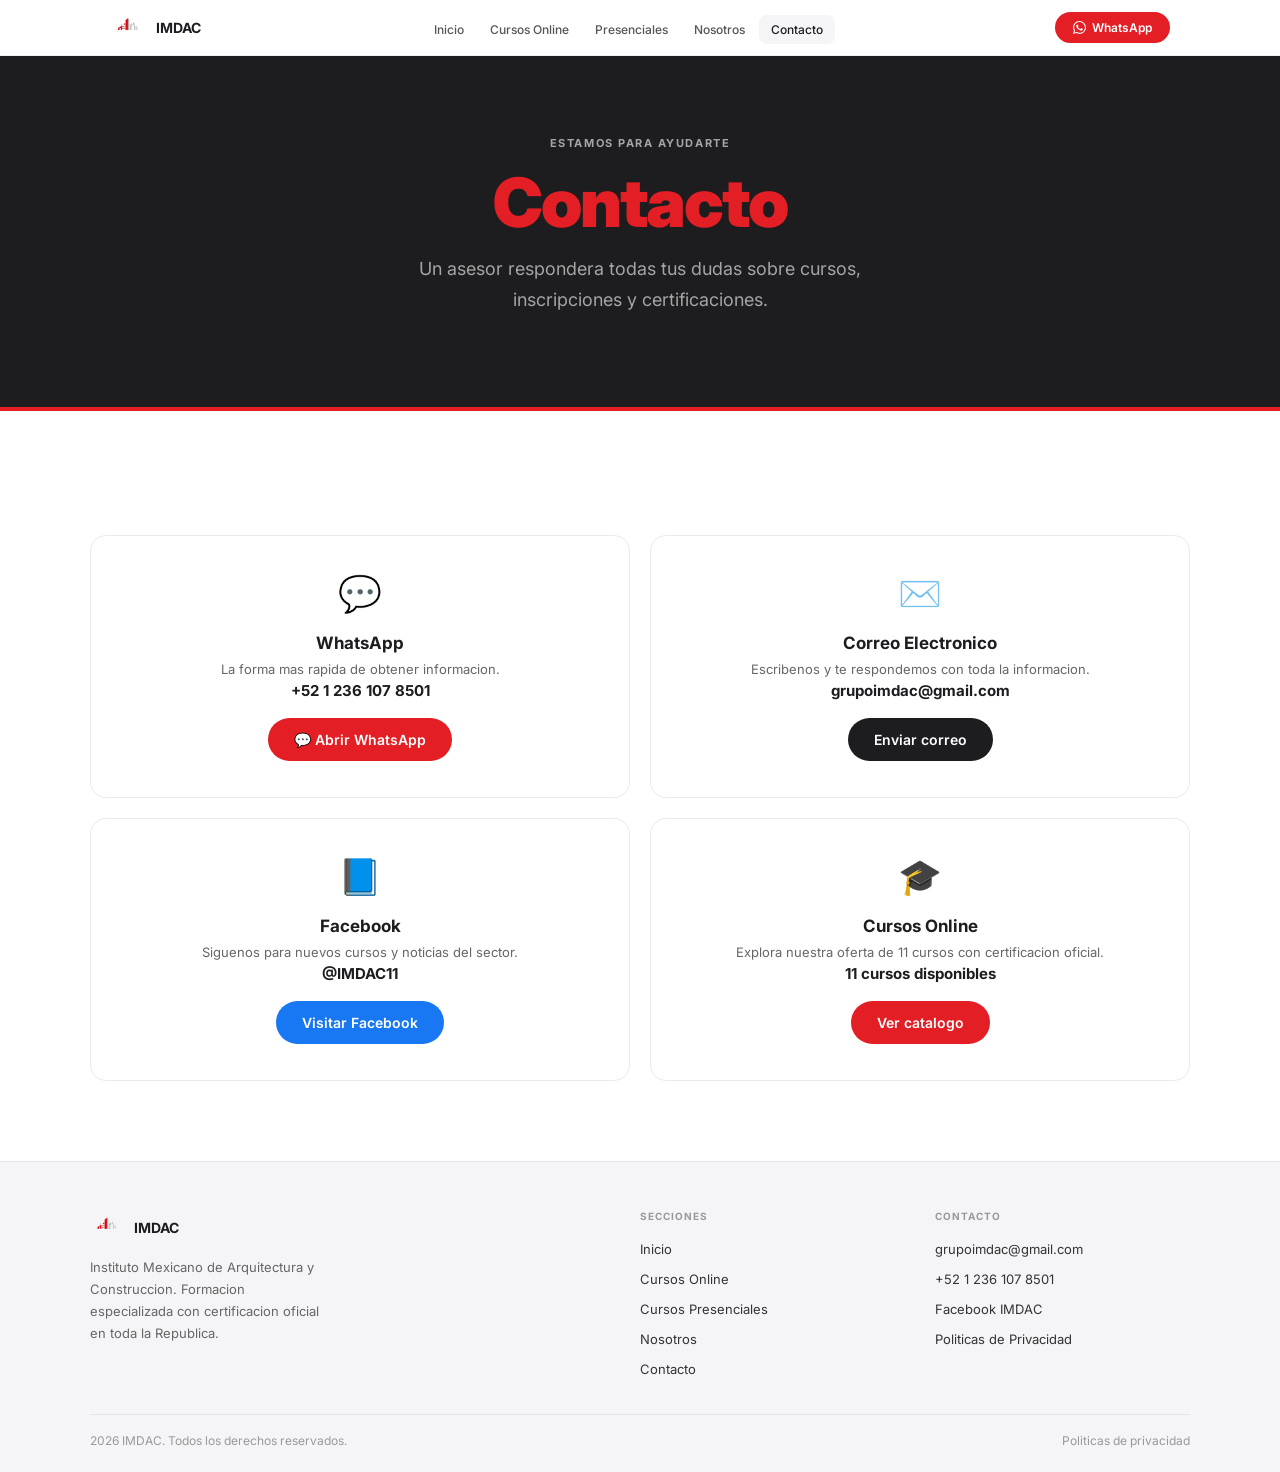
<file: pages/contacto.html>
<!DOCTYPE html>
<html lang="es">
<head>
<meta charset="UTF-8">
<meta name="viewport" content="width=device-width, initial-scale=1.0">
<title>Contacto - IMDAC</title>
<link rel="preconnect" href="https://fonts.googleapis.com">
<link href="https://fonts.googleapis.com/css2?family=Inter:wght@400;500;600;700;800;900&display=swap" rel="stylesheet">
<style>
*{box-sizing:border-box;margin:0;padding:0}
body{font-family:'Inter',sans-serif;background:#fff;color:#1d1d1f;overflow-x:hidden;-webkit-font-smoothing:antialiased}
img{max-width:100%;display:block}a{text-decoration:none;color:inherit}ul{list-style:none}
.nav{position:sticky;top:0;z-index:999;background:rgba(255,255,255,0.95);backdrop-filter:blur(10px);border-bottom:1px solid #eee;height:56px}
.nav-i{max-width:1100px;margin:0 auto;padding:0 20px;height:100%;display:flex;align-items:center;justify-content:space-between}
.brand{display:flex;align-items:center;gap:10px}.brand img{height:36px}.brand b{font-size:14px;font-weight:700}
.navlinks{display:flex;gap:2px}.navlinks a{font-size:12px;color:#555;padding:7px 12px;border-radius:8px;font-weight:500;transition:all .2s}.navlinks a:hover,.navlinks a.on{background:#f5f5f7;color:#1d1d1f}
.nwa{background:#E31E24;color:#fff;font-size:12px;font-weight:600;padding:8px 18px;border-radius:50px;display:flex;align-items:center;gap:6px}.nwa:hover{background:#c41a1f}
.hbg{display:none;flex-direction:column;gap:5px;cursor:pointer;padding:5px}.hbg span{display:block;width:24px;height:2px;background:#1d1d1f;border-radius:2px}
.mobnav{display:none;background:#fff;border-bottom:1px solid #eee;padding:12px 20px}
.mobnav a{display:block;padding:11px 0;font-size:15px;font-weight:500;color:#1d1d1f;border-bottom:1px solid #f5f5f5}
.mobnav a:last-child{border:none;color:#E31E24;padding-top:14px}.mobnav.open{display:block}
.hero{position:relative;min-height:90vh;display:flex;align-items:center;justify-content:center;text-align:center;padding:100px 20px 80px}
.hero-bg::before{content:'';position:absolute;inset:0;background:linear-gradient(180deg,rgba(255,255,255,0.88) 0%,rgba(255,255,255,0.75) 50%,rgba(255,255,255,0.93) 100%)}
.hero-dark{background:#1d1d1f;min-height:260px;padding:80px 20px 60px}.hero-dark::after{content:'';position:absolute;bottom:0;left:0;right:0;height:4px;background:#E31E24}
.hero-c{position:relative;z-index:1;max-width:720px;margin:0 auto}
.hero-label{font-size:11px;font-weight:700;letter-spacing:.14em;text-transform:uppercase;color:#E31E24;display:block;margin-bottom:18px}
.hero-dark .hero-label{color:rgba(255,255,255,0.6)}
.hero h1{font-size:clamp(32px,6vw,68px);font-weight:900;letter-spacing:-.03em;line-height:1;color:#1d1d1f;margin-bottom:18px}
.hero-dark h1{color:#fff}.hero h1 em{color:#E31E24;font-style:normal}
.hero-sub{font-size:clamp(14px,2vw,18px);color:#555;line-height:1.7;max-width:500px;margin:0 auto 36px}
.hero-dark .hero-sub{color:rgba(255,255,255,0.6)}
.hero-btns{display:flex;gap:12px;justify-content:center;flex-wrap:wrap;margin-bottom:52px}
.stats{display:flex;gap:40px;justify-content:center;border-top:1px solid rgba(0,0,0,0.1);padding-top:36px}
.stat-n{font-size:36px;font-weight:900;letter-spacing:-.03em;color:#1d1d1f;line-height:1}.stat-n em{color:#E31E24;font-style:normal}
.stat-l{font-size:11px;color:#888;letter-spacing:.04em;text-transform:uppercase;margin-top:4px}
.btn-r{background:#E31E24;color:#fff;padding:13px 26px;border-radius:50px;font-size:14px;font-weight:600;display:inline-flex;align-items:center;gap:7px;transition:all .2s}.btn-r:hover{background:#c41a1f;transform:translateY(-1px)}
.btn-g{background:rgba(255,255,255,0.9);color:#1d1d1f;padding:13px 26px;border-radius:50px;font-size:14px;font-weight:500;border:1px solid #ddd}
.btn-w{background:#fff;color:#1d1d1f;padding:13px 26px;border-radius:50px;font-size:14px;font-weight:600}.btn-w:hover{background:#f0f0f0}
.btn-o{background:rgba(255,255,255,0.12);color:#fff;padding:13px 26px;border-radius:50px;font-size:14px;font-weight:500;border:1px solid rgba(255,255,255,0.3)}
.btn-dark{background:#1d1d1f;color:#fff;padding:13px 26px;border-radius:50px;font-size:14px;font-weight:600;display:inline-flex;align-items:center;gap:7px}
.sec{padding:80px 20px}.sec-c{max-width:1100px;margin:0 auto}.gray{background:#f5f5f7}
.sec-tag{font-size:11px;font-weight:700;letter-spacing:.14em;text-transform:uppercase;color:#E31E24;display:block;margin-bottom:10px;text-align:center}
.sec-tit{font-size:clamp(24px,4vw,44px);font-weight:800;letter-spacing:-.03em;line-height:1.1;color:#1d1d1f;text-align:center;margin-bottom:14px}
.sec-tit em{color:#E31E24;font-style:normal}
.sec-desc{font-size:15px;color:#666;line-height:1.7;max-width:460px;margin:0 auto 44px;text-align:center}
.bento{display:grid;grid-template-columns:repeat(3,1fr);gap:10px}
.bc{background:#fff;border-radius:16px;padding:28px 24px;border:1px solid #ebebeb}.bc.wide{grid-column:span 2}
.bc.dk{background:#1d1d1f;border-color:transparent}.bc.rd{background:#E31E24;border-color:transparent}
.bc-icon{font-size:22px;margin-bottom:14px;display:block}
.bc h3{font-size:16px;font-weight:700;margin-bottom:7px;color:#1d1d1f}.bc.dk h3,.bc.rd h3{color:#fff}
.bc p{font-size:13px;line-height:1.65;color:#666}.bc.dk p{color:rgba(255,255,255,0.5)}.bc.rd p{color:rgba(255,255,255,0.8)}
.wrap{position:relative;margin:0 -20px}.outer{overflow:hidden;padding:6px 20px 14px;cursor:grab;-webkit-user-select:none;user-select:none}.outer:active{cursor:grabbing}
.track{display:flex;gap:14px;width:max-content;transition:transform .3s ease}
.cnav{display:flex;align-items:center;justify-content:center;gap:10px;margin-top:20px}
.cbtn{width:34px;height:34px;border-radius:50%;border:1px solid #ddd;background:#fff;cursor:pointer;display:flex;align-items:center;justify-content:center;font-size:13px;color:#1d1d1f}.cbtn:hover{background:#f5f5f7}
.cdots{display:flex;gap:5px;align-items:center}.cdot{width:6px;height:6px;border-radius:50%;background:rgba(0,0,0,0.15);cursor:pointer;transition:all .2s}.cdot.on{background:#E31E24;width:16px;border-radius:3px}
.ccard{width:300px;flex-shrink:0;background:#fff;border-radius:16px;overflow:hidden;border:1px solid #ebebeb;transition:all .2s;display:flex;flex-direction:column}
.ccard:hover{transform:translateY(-3px);box-shadow:0 10px 32px rgba(0,0,0,0.09)}
.ccard-img{position:relative;height:170px;overflow:hidden;flex-shrink:0}.ccard-img img{width:100%;height:100%;object-fit:cover;transition:transform .4s}.ccard:hover .ccard-img img{transform:scale(1.05)}
.ccard-num{position:absolute;top:10px;left:10px;background:#E31E24;color:#fff;font-size:10px;font-weight:700;padding:3px 9px;border-radius:50px}
.ccard-body{padding:18px;display:flex;flex-direction:column;flex:1}
.ccard-body h3{font-size:13px;font-weight:700;line-height:1.35;margin-bottom:4px;color:#1d1d1f}
.ccard-pon{font-size:11px;color:#888;margin-bottom:12px}
.ccard-tem{background:#f5f5f7;border-radius:8px;padding:10px 12px;margin-bottom:12px}
.ccard-tem-title{font-size:9px;font-weight:700;letter-spacing:.12em;text-transform:uppercase;color:#E31E24;margin-bottom:7px}
.ccard-tem ul{display:flex;flex-direction:column;gap:4px}
.ccard-tem li{font-size:10px;color:#333;display:flex;align-items:flex-start;gap:6px;line-height:1.4}
.ccard-tem li::before{content:'';width:3px;height:3px;background:#E31E24;border-radius:50%;flex-shrink:0;margin-top:4px}
.ccard-cert{font-size:10px;color:#888;border-left:2px solid #E31E24;padding:5px 8px;margin-bottom:12px}
.ccard-cert strong{display:block;font-size:11px;color:#1d1d1f;margin-bottom:1px}
.ccard-btn{display:flex;align-items:center;justify-content:center;gap:5px;padding:10px;background:#1d1d1f;color:#fff;border-radius:50px;font-size:12px;font-weight:600;transition:all .2s;margin-top:auto}.ccard-btn:hover{background:#E31E24}
.cursos-grid{display:grid;grid-template-columns:repeat(3,1fr);gap:20px}.cursos-grid .ccard{width:100%}
.acard{width:260px;flex-shrink:0;border-radius:14px;overflow:hidden;aspect-ratio:1}.acard img{width:100%;height:100%;object-fit:cover}.acard.wide{width:380px;aspect-ratio:16/9}
.mv-grid{display:grid;grid-template-columns:repeat(3,1fr);gap:10px}
.mvc{border-radius:16px;padding:32px 26px}.mvc.c1{background:#1d1d1f}.mvc.c2{background:#E31E24}.mvc.c3{background:#fff;border:1px solid #ebebeb}
.mv-lbl{font-size:10px;font-weight:700;letter-spacing:.12em;text-transform:uppercase;color:rgba(255,255,255,0.5);margin-bottom:10px}.mvc.c3 .mv-lbl{color:#999}
.mvc h3{font-size:18px;font-weight:700;line-height:1.2;margin-bottom:12px;color:#fff}.mvc.c3 h3{color:#1d1d1f}
.mvc p{font-size:13px;color:rgba(255,255,255,0.55);line-height:1.7}.mvc.c3 p{color:#666}
.mv-vals{display:flex;flex-direction:column;gap:8px;margin-top:4px}.mv-vals li{font-size:13px;color:#666;display:flex;align-items:center;gap:8px}.mv-vals li::before{content:'';width:4px;height:4px;background:#E31E24;border-radius:50%;flex-shrink:0}
.sedes-grid{display:grid;grid-template-columns:repeat(4,1fr);gap:10px}
.scard{background:#fff;border-radius:12px;padding:18px 16px;border:1px solid #ebebeb;transition:all .2s}.scard:hover{border-color:#E31E24;transform:translateY(-2px)}
.scard-fecha{font-size:10px;font-weight:700;color:#E31E24;letter-spacing:.06em;margin-bottom:6px;display:block}
.scard-ciudad{font-size:14px;font-weight:700;color:#1d1d1f}.scard-estado{font-size:11px;color:#888;margin-top:2px}
.scard-wa{display:inline-block;font-size:11px;color:#E31E24;font-weight:600;margin-top:12px}
.pgrid{display:grid;grid-template-columns:repeat(3,1fr);gap:10px}
.paso{background:#fff;border-radius:16px;padding:28px 24px;border:1px solid #ebebeb}
.paso-n{width:42px;height:42px;background:#E31E24;color:#fff;border-radius:50%;display:flex;align-items:center;justify-content:center;font-size:17px;font-weight:800;margin-bottom:18px}
.paso h3{font-size:16px;font-weight:700;margin-bottom:7px}.paso p{font-size:13px;color:#666;line-height:1.65}
.cta-sec{background:#1d1d1f;padding:96px 20px;text-align:center}
.cta-sec h2{font-size:clamp(26px,4vw,48px);font-weight:900;letter-spacing:-.03em;color:#fff;margin-bottom:14px}
.cta-sec p{font-size:16px;color:rgba(255,255,255,0.5);margin-bottom:36px}
.cta-btns{display:flex;gap:12px;justify-content:center;flex-wrap:wrap}
.contact-grid{display:grid;grid-template-columns:repeat(2,1fr);gap:20px;margin-top:44px}
.contact-card{background:#fff;border-radius:16px;padding:36px 28px;text-align:center;border:1px solid #ebebeb;transition:all .2s}.contact-card:hover{border-color:#E31E24;transform:translateY(-3px)}
.contact-icon{font-size:2.2rem;margin-bottom:18px;display:block}
.contact-card h3{font-size:17px;font-weight:700;margin-bottom:8px}.contact-card p{font-size:13px;color:#666;margin-bottom:4px}
.contact-card strong{font-size:15px;color:#1d1d1f;display:block;margin-bottom:18px}
.footer{background:#f5f5f7;border-top:1px solid #e5e5e5;padding:48px 20px 24px}
.footer-i{max-width:1100px;margin:0 auto}
.footer-grid{display:grid;grid-template-columns:2fr 1fr 1fr;gap:40px;margin-bottom:36px}
.fbrand{display:flex;align-items:center;gap:10px;margin-bottom:12px}.fbrand img{height:34px}.fbrand span{font-size:14px;font-weight:700}
.fdesc{font-size:13px;color:#666;line-height:1.7;max-width:230px}
.footer h4{font-size:10px;font-weight:700;letter-spacing:.1em;text-transform:uppercase;color:#999;margin-bottom:16px}
.footer ul{display:flex;flex-direction:column;gap:10px}.footer ul a{font-size:13px;color:#333;transition:color .2s}.footer ul a:hover{color:#E31E24}
.fbot{border-top:1px solid #e5e5e5;padding-top:18px;display:flex;justify-content:space-between;font-size:12px;color:#999}
@media(max-width:1024px){.bento,.mv-grid,.pgrid{grid-template-columns:repeat(2,1fr)}.bc.wide{grid-column:span 2}.sedes-grid{grid-template-columns:repeat(3,1fr)}.cursos-grid{grid-template-columns:repeat(2,1fr)}}
@media(max-width:768px){.navlinks,.nwa{display:none}.hbg{display:flex}.stats{gap:20px}.stat-n{font-size:28px}.hero-btns{flex-direction:column;align-items:center}.bento,.mv-grid,.pgrid,.contact-grid{grid-template-columns:1fr}.bc.wide{grid-column:span 1}.sedes-grid{grid-template-columns:repeat(2,1fr)}.ccard{width:260px}.acard{width:200px}.acard.wide{width:300px}.footer-grid{grid-template-columns:1fr;gap:28px}.fbot{flex-direction:column;gap:6px;text-align:center}.cursos-grid{grid-template-columns:1fr}}
</style>


</head>
<body>
<nav class="nav">
  <div class="nav-i">
    <a href="../index.html" class="brand"><img src="../../assets/logo/imdac-logo-new.png" alt="IMDAC"><b>IMDAC</b></a>
    <ul class="navlinks"><li><a href="../index.html">Inicio</a></li><li><a href="../pages/cursos-online.html">Cursos Online</a></li><li><a href="../pages/cursos-presenciales.html">Presenciales</a></li><li><a href="../pages/nosotros.html">Nosotros</a></li><li><a href="../pages/contacto.html" class='on'>Contacto</a></li></ul>
    <a href="#" class="nwa wa-auto" data-msg="Hola, informes IMDAC"><svg width="13" height="13" viewBox="0 0 24 24" fill="currentColor"><path d="M17.472 14.382c-.297-.149-1.758-.867-2.03-.967-.273-.099-.471-.148-.67.15-.197.297-.767.966-.94 1.164-.173.199-.347.223-.644.075-.297-.15-1.255-.463-2.39-1.475-.883-.788-1.48-1.761-1.653-2.059-.173-.297-.018-.458.13-.606.134-.133.298-.347.446-.52.149-.174.198-.298.298-.497.099-.198.05-.371-.025-.52-.075-.149-.669-1.612-.916-2.207-.242-.579-.487-.5-.669-.51-.173-.008-.371-.01-.57-.01-.198 0-.52.074-.792.372-.272.297-1.04 1.016-1.04 2.479 0 1.462 1.065 2.875 1.213 3.074.149.198 2.096 3.2 5.077 4.487.709.306 1.262.489 1.694.625.712.227 1.36.195 1.871.118.571-.085 1.758-.719 2.006-1.413.248-.694.248-1.289.173-1.413-.074-.124-.272-.198-.57-.347m-5.421 7.403h-.004a9.87 9.87 0 01-5.031-1.378l-.361-.214-3.741.982.998-3.648-.235-.374a9.86 9.86 0 01-1.51-5.26c.001-5.45 4.436-9.884 9.888-9.884 2.64 0 5.122 1.03 6.988 2.898a9.825 9.825 0 012.893 6.994c-.003 5.45-4.437 9.884-9.885 9.884m8.413-18.297A11.815 11.815 0 0012.05 0C5.495 0 .16 5.335.157 11.892c0 2.096.547 4.142 1.588 5.945L.057 24l6.305-1.654a11.882 11.882 0 005.683 1.448h.005c6.554 0 11.89-5.335 11.893-11.893a11.821 11.821 0 00-3.48-8.413z"/></svg>WhatsApp</a>
    <div class="hbg" id="hbg"><span></span><span></span><span></span></div>
  </div>
  <div class="mobnav" id="mobnav"><a href="../index.html">Inicio</a><a href="../pages/cursos-online.html">Cursos Online</a><a href="../pages/cursos-presenciales.html">Presenciales</a><a href="../pages/nosotros.html">Nosotros</a><a href="../pages/contacto.html">Contacto</a><a href="#" class="wa-auto" data-msg="Hola, informes IMDAC">WhatsApp</a></div>
</nav>
<section class="hero hero-dark" style="position:relative">
  <div class="hero-c">
    <span class="hero-label">Estamos para ayudarte</span>
    <h1><em>Contacto</em></h1>
    <p class="hero-sub">Un asesor respondera todas tus dudas sobre cursos, inscripciones y certificaciones.</p>
  </div>
</section>
<section class="sec"><div class="sec-c">
  <div class="contact-grid">
    <div class="contact-card">
      <span class="contact-icon">&#128172;</span><h3>WhatsApp</h3>
      <p>La forma mas rapida de obtener informacion.</p>
      <strong>+52 1 236 107 8501</strong>
      <a href="#" class="btn-r wa-auto" style="justify-content:center" data-msg="Hola, me gustaria recibir informacion sobre los cursos de IMDAC">&#128172; Abrir WhatsApp</a>
    </div>
    <div class="contact-card">
      <span class="contact-icon">&#9993;&#65039;</span><h3>Correo Electronico</h3>
      <p>Escribenos y te respondemos con toda la informacion.</p>
      <strong>grupoimdac@gmail.com</strong>
      <a href="mailto:grupoimdac@gmail.com" class="btn-dark" style="justify-content:center">Enviar correo</a>
    </div>
    <div class="contact-card">
      <span class="contact-icon">&#128216;</span><h3>Facebook</h3>
      <p>Siguenos para nuevos cursos y noticias del sector.</p>
      <strong>@IMDAC11</strong>
      <a href="https://www.facebook.com/IMDAC11" target="_blank" class="btn-dark" style="justify-content:center;background:#1877F2">Visitar Facebook</a>
    </div>
    <div class="contact-card">
      <span class="contact-icon">&#127891;</span><h3>Cursos Online</h3>
      <p>Explora nuestra oferta de 11 cursos con certificacion oficial.</p>
      <strong>11 cursos disponibles</strong>
      <a href="cursos-online.html" class="btn-r" style="justify-content:center">Ver catalogo</a>
    </div>
  </div>
</div></section>
<footer class="footer">
  <div class="footer-i">
    <div class="footer-grid">
      <div><div class="fbrand"><img src="../../assets/logo/imdac-logo-new.png" alt="IMDAC"><span>IMDAC</span></div>
      <p class="fdesc">Instituto Mexicano de Arquitectura y Construccion. Formacion especializada con certificacion oficial en toda la Republica.</p></div>
      <div><h4>Secciones</h4><ul>
        <li><a href="../index.html">Inicio</a></li>
        <li><a href="../pages/cursos-online.html">Cursos Online</a></li>
        <li><a href="../pages/cursos-presenciales.html">Cursos Presenciales</a></li>
        <li><a href="../pages/nosotros.html">Nosotros</a></li>
        <li><a href="../pages/contacto.html">Contacto</a></li>
      </ul></div>
      <div><h4>Contacto</h4><ul>
        <li><a href="mailto:grupoimdac@gmail.com">grupoimdac@gmail.com</a></li>
        <li><a href="#" class="wa-auto" data-msg="Hola, contacto IMDAC">+52 1 236 107 8501</a></li>
        <li><a href="https://www.facebook.com/IMDAC11" target="_blank">Facebook IMDAC</a></li>
        <li><a href="../pages/politicas.html">Politicas de Privacidad</a></li>
      </ul></div>
    </div>
    <div class="fbot"><span>2026 IMDAC. Todos los derechos reservados.</span><a href="../pages/politicas.html" style="color:#999">Politicas de privacidad</a></div>
  </div>
</footer>
<script>
var WA='5212361078501';
function waLink(m){return 'https://wa.me/'+WA+'?text='+encodeURIComponent(m);}
var WSVG='<svg width="13" height="13" viewBox="0 0 24 24" fill="currentColor"><path d="M17.472 14.382c-.297-.149-1.758-.867-2.03-.967-.273-.099-.471-.148-.67.15-.197.297-.767.966-.94 1.164-.173.199-.347.223-.644.075-.297-.15-1.255-.463-2.39-1.475-.883-.788-1.48-1.761-1.653-2.059-.173-.297-.018-.458.13-.606.134-.133.298-.347.446-.52.149-.174.198-.298.298-.497.099-.198.05-.371-.025-.52-.075-.149-.669-1.612-.916-2.207-.242-.579-.487-.5-.669-.51-.173-.008-.371-.01-.57-.01-.198 0-.52.074-.792.372-.272.297-1.04 1.016-1.04 2.479 0 1.462 1.065 2.875 1.213 3.074.149.198 2.096 3.2 5.077 4.487.709.306 1.262.489 1.694.625.712.227 1.36.195 1.871.118.571-.085 1.758-.719 2.006-1.413.248-.694.248-1.289.173-1.413-.074-.124-.272-.198-.57-.347m-5.421 7.403h-.004a9.87 9.87 0 01-5.031-1.378l-.361-.214-3.741.982.998-3.648-.235-.374a9.86 9.86 0 01-1.51-5.26c.001-5.45 4.436-9.884 9.888-9.884 2.64 0 5.122 1.03 6.988 2.898a9.825 9.825 0 012.893 6.994c-.003 5.45-4.437 9.884-9.885 9.884m8.413-18.297A11.815 11.815 0 0012.05 0C5.495 0 .16 5.335.157 11.892c0 2.096.547 4.142 1.588 5.945L.057 24l6.305-1.654a11.882 11.882 0 005.683 1.448h.005c6.554 0 11.89-5.335 11.893-11.893a11.821 11.821 0 00-3.48-8.413z"/></svg>';
var CURSOS=[
{n:'01',t:'Elaboracion de Numeros Generadores',p:'Tecnicas de medicion y calculo',img:'../assets/img/cursos/curso-01.jpg',tem:['Conceptos basicos de medicion en obra','Elaboracion de generadores por partida','Calculo de volumenes y cantidades','Control y verificacion de avances','Formatos y reportes de obra']},
{n:'02',t:'Laminas Arquitectonicas Profesionales',p:'Arq. Alesiram Sotelo Penuelas',img:'../assets/img/cursos/curso-02.jpg',tem:['Normas de dibujo arquitectonico','Plantas, cortes y fachadas','Detalles constructivos a escala','Presentacion digital de proyectos','Software AutoCAD aplicado']},
{n:'03',t:'Render Arquitectonico con D5 Render',p:'Ing. Edgar Santos Cano',img:'../assets/img/cursos/curso-03.jpg',tem:['Introduccion a D5 Render','Importacion de modelos 3D','Materiales y texturas realistas','Iluminacion natural y artificial','Exportacion y presentacion final']},
{n:'04',t:'Paisajismo',p:'Arq. Laura Elizabeth Espinosa',img:'../assets/img/cursos/curso-04.jpg',tem:['Principios del diseno de paisaje','Seleccion de especies vegetales','Diseno de espacios exteriores','Sustentabilidad en paisajismo','Proyectos de jardineria urbana']},
{n:'05',t:'Estimacion de Obra',p:'Ing. Enrique Guerrero',img:'../assets/img/cursos/curso-05.jpg',tem:['Lectura e interpretacion de planos','Catalogo de conceptos de obra','Analisis de precios unitarios','Presupuesto total de proyecto','Software de estimacion']},
{n:'06',t:'Cuantificacion de Volumenes en Obra Carretera',p:'Lic. Margarita Lopez Lara',img:'../assets/img/cursos/curso-06.jpg',tem:['Normativa SCT vigente','Terraceria y movimiento de tierra','Cuantificacion de pavimentos','Obras de drenaje y puentes','Control de calidad en carreteras']},
{n:'07',t:'Trabes AASHTO Fabricacion Montaje y Control',p:'Ing. Jorge Sanchez Hernandez',img:'../assets/img/cursos/curso-07.jpg',tem:['Normativa AASHTO aplicada','Proceso de fabricacion de trabes','Procedimiento de montaje y colado','Control de calidad estructural','Supervision y bitacora de obra']},
{n:'08',t:'Supervision Integral de Obra Civil e Industrial',p:'Arq. Luis Roberto Bautista Retama',img:'../assets/img/cursos/curso-08.jpg',tem:['Rol del supervisor de obra','Lectura critica de proyectos','Control de calidad y especificaciones','Seguridad e higiene en obra','Reportes y documentacion de avance']},
{n:'09',t:'Gerencia de Proyectos en Construccion',p:'Arq. Juan Pablo Hernandez Garcia',img:'../assets/img/cursos/curso-09.jpg',tem:['Fundamentos de project management','Planeacion y programacion de obra','Control de costos y presupuesto','Gestion de riesgos en proyectos','Liderazgo y trabajo en equipo']},
{n:'10',t:'Revit Arquitectura PRO',p:'Arq. Luis Francisco Mendoza Andrade',img:'../assets/img/cursos/curso-10.jpg',tem:['Entorno BIM y flujo de trabajo','Modelado arquitectonico en Revit','Familias y componentes parametricos','Documentacion y planos ejecutivos','Coordinacion de disciplinas BIM']},
{n:'11',t:'SketchUp Profesional Modelado Arquitectonico',p:'Arq. Luis Roberto Bautista Retama',img:'../assets/img/cursos/curso-11.jpg',tem:['Interfaz y herramientas basicas','Modelado de volumetrias y espacios','Aplicacion de materiales y texturas','Renderizado con extensiones','Presentacion de proyectos 3D']}
];
var SEDES=[{f:'21 FEB',c:'Puebla',e:'Puebla'},{f:'28 FEB',c:'Oaxaca',e:'Oaxaca'},{f:'7 MAR',c:'Tlaxcala',e:'Tlaxcala'},{f:'14 MAR',c:'Cuernavaca',e:'Morelos'},{f:'15 MAR',c:'Cuautla',e:'Morelos'},{f:'21 MAR',c:'Tulancingo',e:'Hidalgo'},{f:'22 MAR',c:'Pachuca',e:'Hidalgo'},{f:'28 MAR',c:'Xalapa',e:'Veracruz'},{f:'29 MAR',c:'Orizaba',e:'Veracruz'},{f:'12 ABR',c:'Veracruz Centro',e:'Veracruz'},{f:'18 ABR',c:'Villahermosa',e:'Tabasco'},{f:'19 ABR',c:'Coatzacoalcos',e:'Veracruz'}];
var ONLINE=[1,2,3,4,5,6,7,8,9,10,11,12].map(function(i){return '../assets/img/alumnos-online/alumno-online-'+(i<10?'0'+i:i)+'.jpg';});
var PRESENCIAL=['../assets/img/alumnos-presencial/alumno-presencial-01.jpg','../assets/img/alumnos-presencial/alumno-presencial-02.jpg'];
function Carousel(oID,tID,dID,pID,nID,pv){
  var o=document.getElementById(oID),t=document.getElementById(tID),d=document.getElementById(dID);
  if(!o||!t)return;pv=pv||3;var pos=0;
  function cs(){return Array.from(t.querySelectorAll('[data-c]'));}
  function mp(){return Math.max(0,cs().length-pv);}
  function go(n){pos=Math.max(0,Math.min(n,mp()));var c=cs(),w=c.length?c[0].offsetWidth+14:314;t.style.transform='translateX(-'+(pos*w)+'px)';if(d)d.querySelectorAll('.cdot').forEach(function(dot,i){dot.classList.toggle('on',i===pos);});}
  function bd(){if(!d)return;d.innerHTML='';for(var i=0;i<=mp();i++){var dot=document.createElement('div');dot.className='cdot'+(i===0?' on':'');(function(idx){dot.onclick=function(){go(idx);};})(i);d.appendChild(dot);}}
  var pb=document.getElementById(pID),nb=document.getElementById(nID);
  if(pb)pb.onclick=function(){go(pos-1);};if(nb)nb.onclick=function(){go(pos+1);};
  var sx=0,sp=0,drag=false;
  o.addEventListener('mousedown',function(e){drag=true;sx=e.clientX;sp=pos;});
  window.addEventListener('mousemove',function(e){if(!drag)return;var c=cs(),w=c.length?c[0].offsetWidth+14:314;go(sp+Math.round((sx-e.clientX)/w));});
  window.addEventListener('mouseup',function(){drag=false;});
  o.addEventListener('touchstart',function(e){sx=e.touches[0].clientX;sp=pos;},{passive:true});
  o.addEventListener('touchmove',function(e){var c=cs(),w=c.length?c[0].offsetWidth+14:314;go(sp+Math.round((sx-e.touches[0].clientX)/w));},{passive:true});
  window.addEventListener('resize',function(){bd();go(0);});
  bd();go(0);
}
function cursoCard(c){
  var tem=c.tem.map(function(t){return '<li>'+t+'</li>';}).join('');
  return '<div class="ccard" data-c><div class="ccard-img"><img src="'+c.img+'" alt="'+c.t+'" loading="lazy"><span class="ccard-num">'+c.n+'</span></div><div class="ccard-body"><h3>'+c.t+'</h3><p class="ccard-pon">'+c.p+'</p><div class="ccard-tem"><div class="ccard-tem-title">Temario</div><ul>'+tem+'</ul></div><div class="ccard-cert"><strong>Certificado con valor curricular</strong>Folio unico y QR verificable</div><a href="'+waLink('Hola, me interesa el curso: '+c.t)+'" target="_blank" class="ccard-btn">'+WSVG+' Inscribirse</a></div></div>';
}
function initPage(){
  var hbg=document.getElementById('hbg'),mob=document.getElementById('mobnav');
  if(hbg&&mob)hbg.onclick=function(){mob.classList.toggle('open');};
  document.querySelectorAll('.wa-auto').forEach(function(el){el.href=waLink(el.getAttribute('data-msg'));});
  var ct=document.getElementById('cursosTrack');
  if(ct){ct.innerHTML=CURSOS.map(cursoCard).join('');Carousel('cursosOuter','cursosTrack','cursosDots','cursosPrev','cursosNext',3);}
  var cg=document.getElementById('cursosGrid');
  if(cg){cg.innerHTML=CURSOS.map(function(c){var tem=c.tem.map(function(t){return '<li>'+t+'</li>';}).join('');return '<div class="ccard" style="width:100%"><div class="ccard-img"><img src="'+c.img+'" alt="'+c.t+'" loading="lazy"><span class="ccard-num">'+c.n+'</span></div><div class="ccard-body"><h3>'+c.t+'</h3><p class="ccard-pon">'+c.p+'</p><div class="ccard-tem"><div class="ccard-tem-title">Temario</div><ul>'+tem+'</ul></div><div class="ccard-cert"><strong>Certificado con valor curricular</strong>Folio unico y QR verificable</div><a href="'+waLink('Hola, me interesa el curso: '+c.t)+'" target="_blank" class="ccard-btn">'+WSVG+' Inscribirse</a></div></div>';}).join('');}
  var at=document.getElementById('alumnosTrack');
  if(at){at.innerHTML=ONLINE.map(function(s){return '<div class="acard" data-c><img src="'+s+'" alt="Alumno IMDAC" loading="lazy"></div>';}).join('')+PRESENCIAL.map(function(s){return '<div class="acard wide" data-c><img src="'+s+'" alt="Alumno presencial" loading="lazy"></div>';}).join('');Carousel('alumnosOuter','alumnosTrack','alumnosDots','alumnosPrev','alumnosNext',4);}
  var sg=document.getElementById('sedesGrid');
  if(sg){sg.innerHTML=SEDES.map(function(s){return '<div class="scard"><span class="scard-fecha">'+s.f+'</span><div class="scard-ciudad">'+s.c+'</div><div class="scard-estado">'+s.e+'</div><a href="'+waLink('Hola, informes sede '+s.c)+'" target="_blank" class="scard-wa">Informes</a></div>';}).join('');}
}
document.addEventListener('DOMContentLoaded',initPage);
</script>

<script src="../track.js"></script>
<script>imdacTrack('Contacto');</script>

</body>
</html>
</file>
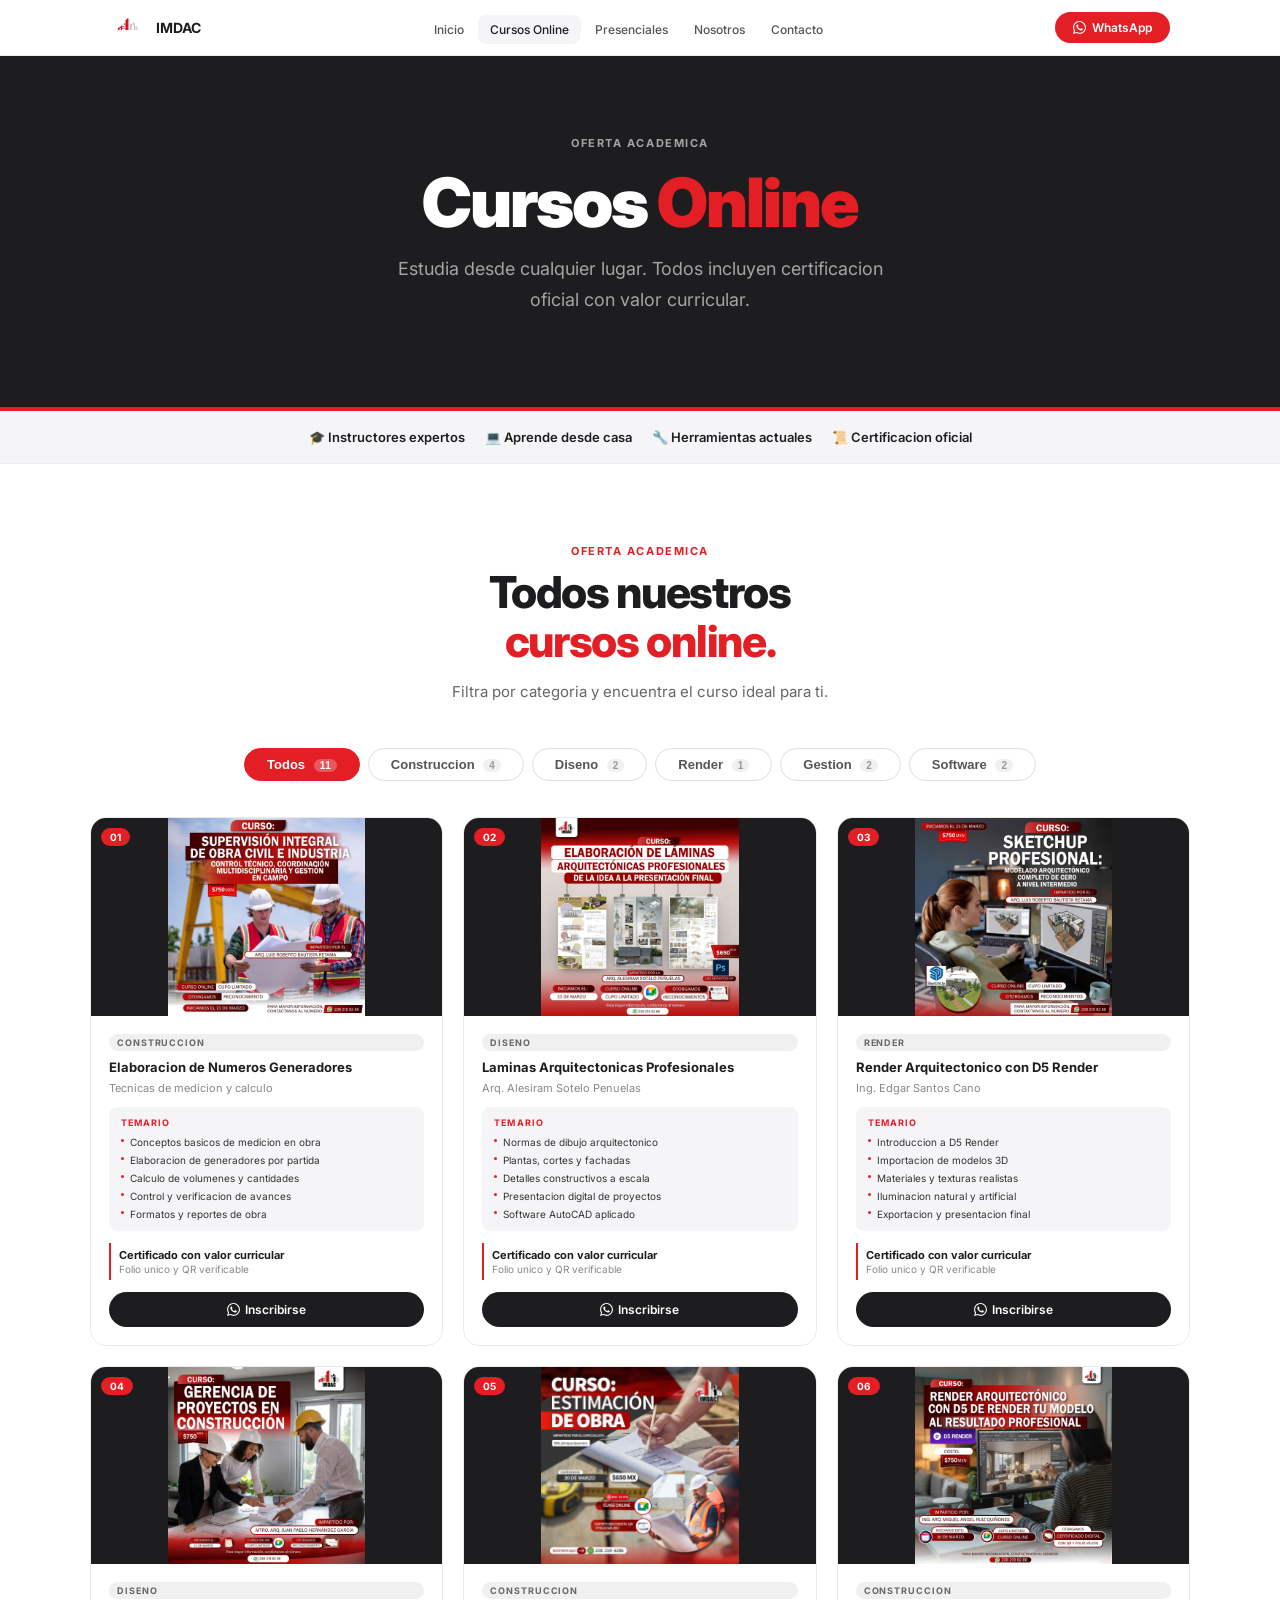
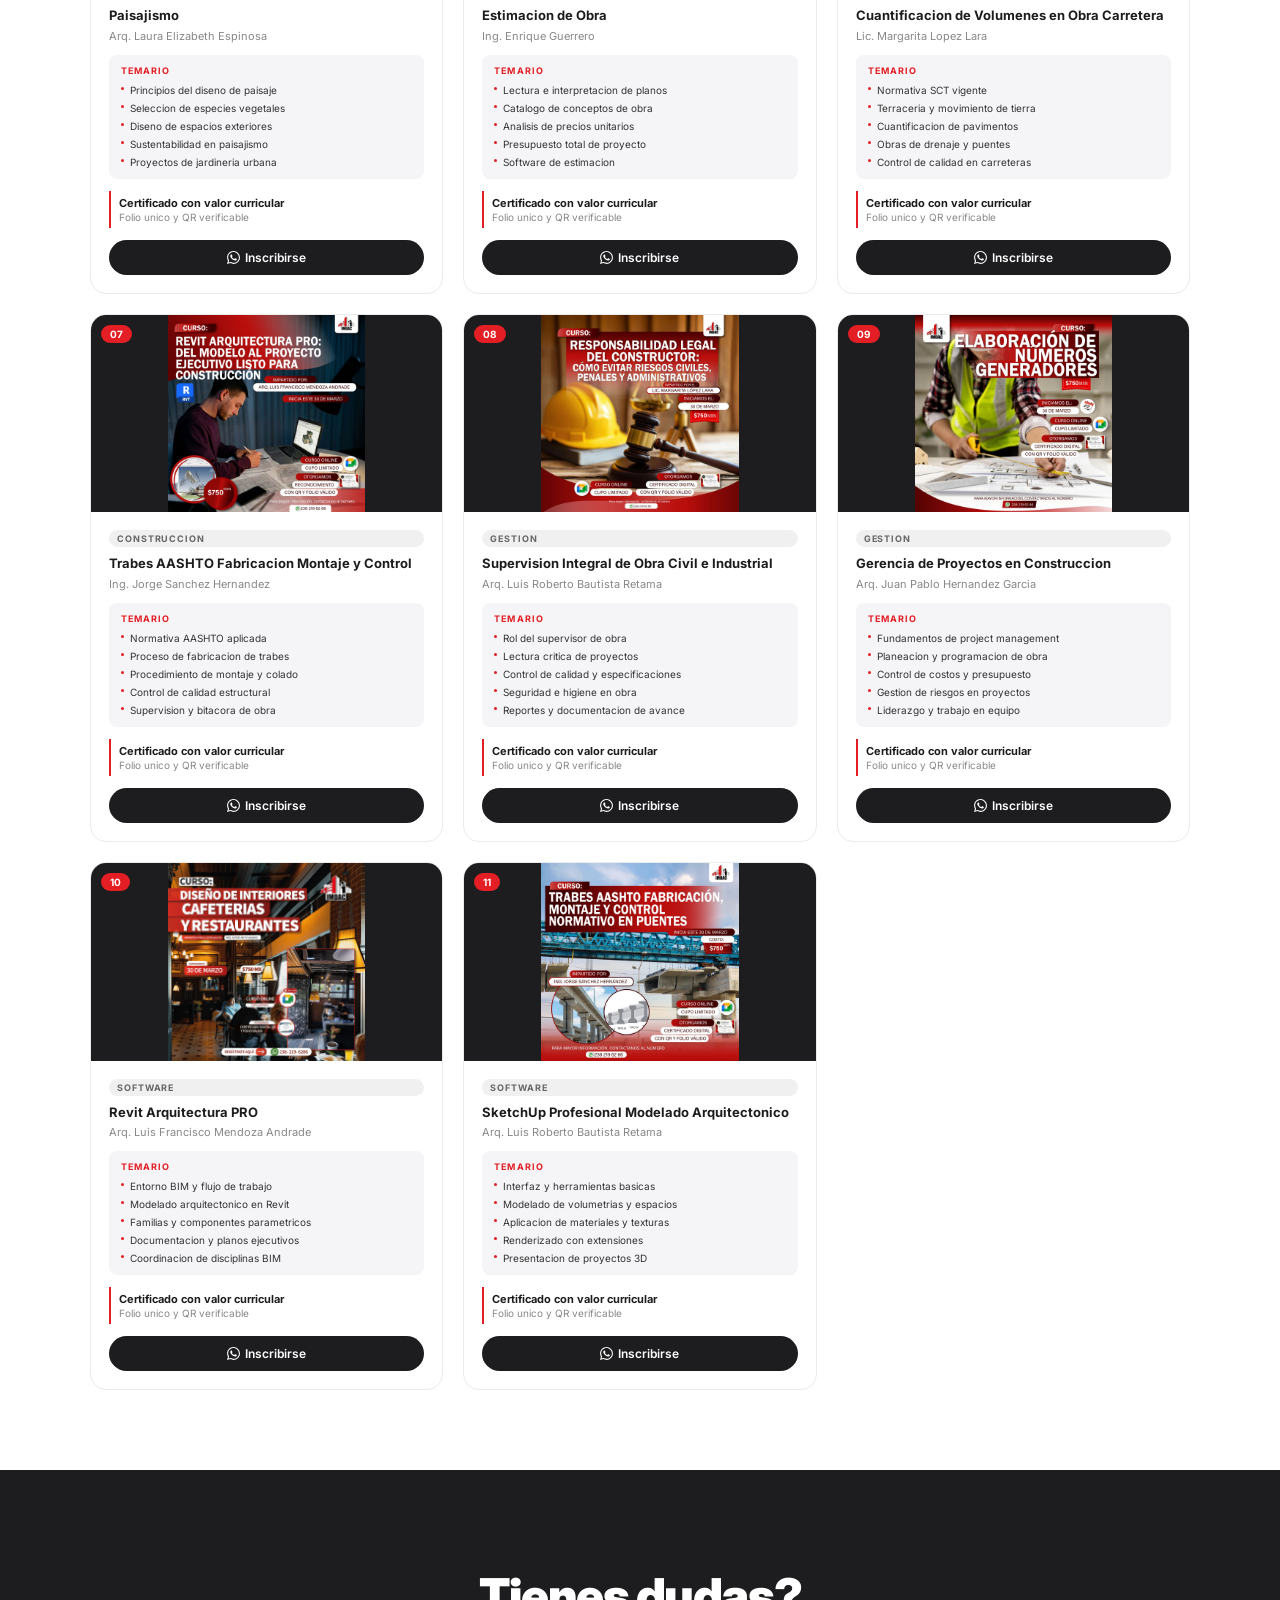
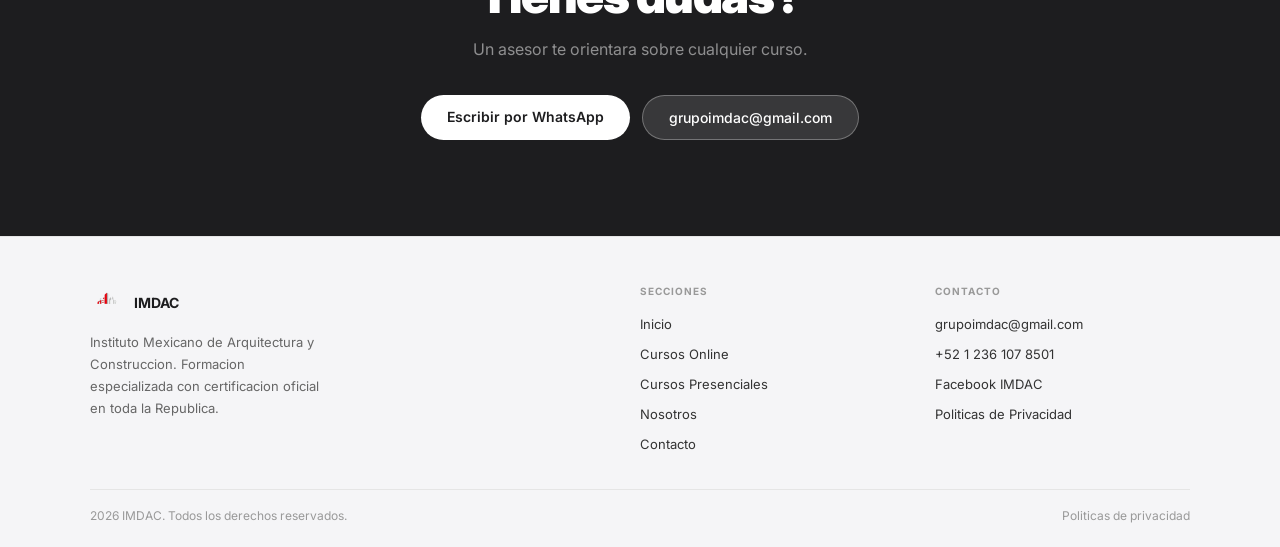
<file: pages/cursos-online.html>
<!DOCTYPE html>
<html lang="es">
<head>
<meta charset="UTF-8">
<meta name="viewport" content="width=device-width, initial-scale=1.0">
<title>Cursos Online - IMDAC</title>
<link rel="preconnect" href="https://fonts.googleapis.com">
<link href="https://fonts.googleapis.com/css2?family=Inter:wght@400;500;600;700;800;900&display=swap" rel="stylesheet">
<style>
*{box-sizing:border-box;margin:0;padding:0}
body{font-family:'Inter',sans-serif;background:#fff;color:#1d1d1f;overflow-x:hidden;-webkit-font-smoothing:antialiased}
img{max-width:100%;display:block}a{text-decoration:none;color:inherit}ul{list-style:none}
.nav{position:sticky;top:0;z-index:999;background:rgba(255,255,255,0.95);backdrop-filter:blur(10px);border-bottom:1px solid #eee;height:56px}
.nav-i{max-width:1100px;margin:0 auto;padding:0 20px;height:100%;display:flex;align-items:center;justify-content:space-between}
.brand{display:flex;align-items:center;gap:10px}.brand img{height:36px}.brand b{font-size:14px;font-weight:700}
.navlinks{display:flex;gap:2px}.navlinks a{font-size:12px;color:#555;padding:7px 12px;border-radius:8px;font-weight:500;transition:all .2s}.navlinks a:hover,.navlinks a.on{background:#f5f5f7;color:#1d1d1f}
.nwa{background:#E31E24;color:#fff;font-size:12px;font-weight:600;padding:8px 18px;border-radius:50px;display:flex;align-items:center;gap:6px}.nwa:hover{background:#c41a1f}
.hbg{display:none;flex-direction:column;gap:5px;cursor:pointer;padding:5px}.hbg span{display:block;width:24px;height:2px;background:#1d1d1f;border-radius:2px}
.mobnav{display:none;background:#fff;border-bottom:1px solid #eee;padding:12px 20px}
.mobnav a{display:block;padding:11px 0;font-size:15px;font-weight:500;color:#1d1d1f;border-bottom:1px solid #f5f5f5}
.mobnav a:last-child{border:none;color:#E31E24;padding-top:14px}.mobnav.open{display:block}
.hero{position:relative;min-height:90vh;display:flex;align-items:center;justify-content:center;text-align:center;padding:100px 20px 80px}
.hero-bg::before{content:'';position:absolute;inset:0;background:linear-gradient(180deg,rgba(255,255,255,0.88) 0%,rgba(255,255,255,0.75) 50%,rgba(255,255,255,0.93) 100%)}
.hero-dark{background:#1d1d1f;min-height:260px;padding:80px 20px 60px}.hero-dark::after{content:'';position:absolute;bottom:0;left:0;right:0;height:4px;background:#E31E24}
.hero-c{position:relative;z-index:1;max-width:720px;margin:0 auto}
.hero-label{font-size:11px;font-weight:700;letter-spacing:.14em;text-transform:uppercase;color:#E31E24;display:block;margin-bottom:18px}
.hero-dark .hero-label{color:rgba(255,255,255,0.6)}
.hero h1{font-size:clamp(32px,6vw,68px);font-weight:900;letter-spacing:-.03em;line-height:1;color:#1d1d1f;margin-bottom:18px}
.hero-dark h1{color:#fff}.hero h1 em{color:#E31E24;font-style:normal}
.hero-sub{font-size:clamp(14px,2vw,18px);color:#555;line-height:1.7;max-width:500px;margin:0 auto 36px}
.hero-dark .hero-sub{color:rgba(255,255,255,0.6)}
.hero-btns{display:flex;gap:12px;justify-content:center;flex-wrap:wrap;margin-bottom:52px}
.stats{display:flex;gap:40px;justify-content:center;border-top:1px solid rgba(0,0,0,0.1);padding-top:36px}
.stat-n{font-size:36px;font-weight:900;letter-spacing:-.03em;color:#1d1d1f;line-height:1}.stat-n em{color:#E31E24;font-style:normal}
.stat-l{font-size:11px;color:#888;letter-spacing:.04em;text-transform:uppercase;margin-top:4px}
.btn-r{background:#E31E24;color:#fff;padding:13px 26px;border-radius:50px;font-size:14px;font-weight:600;display:inline-flex;align-items:center;gap:7px;transition:all .2s}.btn-r:hover{background:#c41a1f;transform:translateY(-1px)}
.btn-g{background:rgba(255,255,255,0.9);color:#1d1d1f;padding:13px 26px;border-radius:50px;font-size:14px;font-weight:500;border:1px solid #ddd}
.btn-w{background:#fff;color:#1d1d1f;padding:13px 26px;border-radius:50px;font-size:14px;font-weight:600}.btn-w:hover{background:#f0f0f0}
.btn-o{background:rgba(255,255,255,0.12);color:#fff;padding:13px 26px;border-radius:50px;font-size:14px;font-weight:500;border:1px solid rgba(255,255,255,0.3)}
.btn-dark{background:#1d1d1f;color:#fff;padding:13px 26px;border-radius:50px;font-size:14px;font-weight:600;display:inline-flex;align-items:center;gap:7px}
.sec{padding:80px 20px}.sec-c{max-width:1100px;margin:0 auto}.gray{background:#f5f5f7}
.sec-tag{font-size:11px;font-weight:700;letter-spacing:.14em;text-transform:uppercase;color:#E31E24;display:block;margin-bottom:10px;text-align:center}
.sec-tit{font-size:clamp(24px,4vw,44px);font-weight:800;letter-spacing:-.03em;line-height:1.1;color:#1d1d1f;text-align:center;margin-bottom:14px}
.sec-tit em{color:#E31E24;font-style:normal}
.sec-desc{font-size:15px;color:#666;line-height:1.7;max-width:460px;margin:0 auto 44px;text-align:center}
.bento{display:grid;grid-template-columns:repeat(3,1fr);gap:10px}
.bc{background:#fff;border-radius:16px;padding:28px 24px;border:1px solid #ebebeb}.bc.wide{grid-column:span 2}
.bc.dk{background:#1d1d1f;border-color:transparent}.bc.rd{background:#E31E24;border-color:transparent}
.bc-icon{font-size:22px;margin-bottom:14px;display:block}
.bc h3{font-size:16px;font-weight:700;margin-bottom:7px;color:#1d1d1f}.bc.dk h3,.bc.rd h3{color:#fff}
.bc p{font-size:13px;line-height:1.65;color:#666}.bc.dk p{color:rgba(255,255,255,0.5)}.bc.rd p{color:rgba(255,255,255,0.8)}
.wrap{position:relative;margin:0 -20px}.outer{overflow:hidden;padding:6px 20px 14px;cursor:grab;-webkit-user-select:none;user-select:none}.outer:active{cursor:grabbing}
.track{display:flex;gap:14px;width:max-content;transition:transform .3s ease}
.cnav{display:flex;align-items:center;justify-content:center;gap:10px;margin-top:20px}
.cbtn{width:34px;height:34px;border-radius:50%;border:1px solid #ddd;background:#fff;cursor:pointer;display:flex;align-items:center;justify-content:center;font-size:13px;color:#1d1d1f}.cbtn:hover{background:#f5f5f7}
.cdots{display:flex;gap:5px;align-items:center}.cdot{width:6px;height:6px;border-radius:50%;background:rgba(0,0,0,0.15);cursor:pointer;transition:all .2s}.cdot.on{background:#E31E24;width:16px;border-radius:3px}
.ccard{width:300px;flex-shrink:0;background:#fff;border-radius:16px;overflow:hidden;border:1px solid #ebebeb;transition:all .2s;display:flex;flex-direction:column}
.ccard:hover{transform:translateY(-3px);box-shadow:0 10px 32px rgba(0,0,0,0.09)}
.ccard-img{position:relative;aspect-ratio:16/9;overflow:hidden;flex-shrink:0;background:#1d1d1f}.ccard-img img{width:100%;height:100%;object-fit:contain;transition:transform .4s}.ccard:hover .ccard-img img{transform:scale(1.03)}
.ccard-num{position:absolute;top:10px;left:10px;background:#E31E24;color:#fff;font-size:10px;font-weight:700;padding:3px 9px;border-radius:50px}
.ccard-body{padding:18px;display:flex;flex-direction:column;flex:1}
.ccard-body h3{font-size:13px;font-weight:700;line-height:1.35;margin-bottom:4px;color:#1d1d1f}
.ccard-pon{font-size:11px;color:#888;margin-bottom:12px}
.ccard-tem{background:#f5f5f7;border-radius:8px;padding:10px 12px;margin-bottom:12px}
.ccard-tem-title{font-size:9px;font-weight:700;letter-spacing:.12em;text-transform:uppercase;color:#E31E24;margin-bottom:7px}
.ccard-tem ul{display:flex;flex-direction:column;gap:4px}
.ccard-tem li{font-size:10px;color:#333;display:flex;align-items:flex-start;gap:6px;line-height:1.4}
.ccard-tem li::before{content:'';width:3px;height:3px;background:#E31E24;border-radius:50%;flex-shrink:0;margin-top:4px}
.ccard-cert{font-size:10px;color:#888;border-left:2px solid #E31E24;padding:5px 8px;margin-bottom:12px}
.ccard-cert strong{display:block;font-size:11px;color:#1d1d1f;margin-bottom:1px}
.ccard-btn{display:flex;align-items:center;justify-content:center;gap:5px;padding:10px;background:#1d1d1f;color:#fff;border-radius:50px;font-size:12px;font-weight:600;transition:all .2s;margin-top:auto}.ccard-btn:hover{background:#E31E24}
.cursos-grid{display:grid;grid-template-columns:repeat(3,1fr);gap:20px}.cursos-grid .ccard{width:100%}.cursos-grid .ccard{width:100%}
.acard{width:260px;flex-shrink:0;border-radius:14px;overflow:hidden;aspect-ratio:1}.acard img{width:100%;height:100%;object-fit:cover}.acard.wide{width:380px;aspect-ratio:16/9}
.mv-grid{display:grid;grid-template-columns:repeat(3,1fr);gap:10px}
.mvc{border-radius:16px;padding:32px 26px}.mvc.c1{background:#1d1d1f}.mvc.c2{background:#E31E24}.mvc.c3{background:#fff;border:1px solid #ebebeb}
.mv-lbl{font-size:10px;font-weight:700;letter-spacing:.12em;text-transform:uppercase;color:rgba(255,255,255,0.5);margin-bottom:10px}.mvc.c3 .mv-lbl{color:#999}
.mvc h3{font-size:18px;font-weight:700;line-height:1.2;margin-bottom:12px;color:#fff}.mvc.c3 h3{color:#1d1d1f}
.mvc p{font-size:13px;color:rgba(255,255,255,0.55);line-height:1.7}.mvc.c3 p{color:#666}
.mv-vals{display:flex;flex-direction:column;gap:8px;margin-top:4px}.mv-vals li{font-size:13px;color:#666;display:flex;align-items:center;gap:8px}.mv-vals li::before{content:'';width:4px;height:4px;background:#E31E24;border-radius:50%;flex-shrink:0}
.sedes-grid{display:grid;grid-template-columns:repeat(4,1fr);gap:10px}
.scard{background:#fff;border-radius:12px;padding:18px 16px;border:1px solid #ebebeb;transition:all .2s}.scard:hover{border-color:#E31E24;transform:translateY(-2px)}
.scard-fecha{font-size:10px;font-weight:700;color:#E31E24;letter-spacing:.06em;margin-bottom:6px;display:block}
.scard-ciudad{font-size:14px;font-weight:700;color:#1d1d1f}.scard-estado{font-size:11px;color:#888;margin-top:2px}
.scard-wa{display:inline-block;font-size:11px;color:#E31E24;font-weight:600;margin-top:12px}
.pgrid{display:grid;grid-template-columns:repeat(3,1fr);gap:10px}
.paso{background:#fff;border-radius:16px;padding:28px 24px;border:1px solid #ebebeb}
.paso-n{width:42px;height:42px;background:#E31E24;color:#fff;border-radius:50%;display:flex;align-items:center;justify-content:center;font-size:17px;font-weight:800;margin-bottom:18px}
.paso h3{font-size:16px;font-weight:700;margin-bottom:7px}.paso p{font-size:13px;color:#666;line-height:1.65}
.cta-sec{background:#1d1d1f;padding:96px 20px;text-align:center}
.cta-sec h2{font-size:clamp(26px,4vw,48px);font-weight:900;letter-spacing:-.03em;color:#fff;margin-bottom:14px}
.cta-sec p{font-size:16px;color:rgba(255,255,255,0.5);margin-bottom:36px}
.cta-btns{display:flex;gap:12px;justify-content:center;flex-wrap:wrap}
.contact-grid{display:grid;grid-template-columns:repeat(2,1fr);gap:20px;margin-top:44px}
.contact-card{background:#fff;border-radius:16px;padding:36px 28px;text-align:center;border:1px solid #ebebeb;transition:all .2s}.contact-card:hover{border-color:#E31E24;transform:translateY(-3px)}
.contact-icon{font-size:2.2rem;margin-bottom:18px;display:block}
.contact-card h3{font-size:17px;font-weight:700;margin-bottom:8px}.contact-card p{font-size:13px;color:#666;margin-bottom:4px}
.contact-card strong{font-size:15px;color:#1d1d1f;display:block;margin-bottom:18px}
.footer{background:#f5f5f7;border-top:1px solid #e5e5e5;padding:48px 20px 24px}
.footer-i{max-width:1100px;margin:0 auto}
.footer-grid{display:grid;grid-template-columns:2fr 1fr 1fr;gap:40px;margin-bottom:36px}
.fbrand{display:flex;align-items:center;gap:10px;margin-bottom:12px}.fbrand img{height:34px}.fbrand span{font-size:14px;font-weight:700}
.fdesc{font-size:13px;color:#666;line-height:1.7;max-width:230px}
.footer h4{font-size:10px;font-weight:700;letter-spacing:.1em;text-transform:uppercase;color:#999;margin-bottom:16px}
.footer ul{display:flex;flex-direction:column;gap:10px}.footer ul a{font-size:13px;color:#333;transition:color .2s}.footer ul a:hover{color:#E31E24}
.fbot{border-top:1px solid #e5e5e5;padding-top:18px;display:flex;justify-content:space-between;font-size:12px;color:#999}
@media(max-width:1024px){.bento,.mv-grid,.pgrid{grid-template-columns:repeat(2,1fr)}.bc.wide{grid-column:span 2}.sedes-grid{grid-template-columns:repeat(3,1fr)}.cursos-grid{grid-template-columns:repeat(2,1fr)}.cursos-grid .ccard{width:100%}}
@media(max-width:768px){.navlinks,.nwa{display:none}.hbg{display:flex}.stats{gap:20px}.stat-n{font-size:28px}.hero-btns{flex-direction:column;align-items:center}.bento,.mv-grid,.pgrid,.contact-grid{grid-template-columns:1fr}.bc.wide{grid-column:span 1}.sedes-grid{grid-template-columns:repeat(2,1fr)}.ccard{width:260px}.cursos-grid .ccard{width:100%}.acard{width:200px}.acard.wide{width:300px}.footer-grid{grid-template-columns:1fr;gap:28px}.fbot{flex-direction:column;gap:6px;text-align:center}.cursos-grid{grid-template-columns:1fr}.cf-btn{font-size:12px;padding:7px 14px}}

.cursos-filters{display:flex;flex-wrap:wrap;gap:8px;justify-content:center;margin-bottom:36px}
.cf-btn{padding:8px 22px;border-radius:50px;border:1px solid #ddd;background:#fff;font-size:13px;font-weight:600;cursor:pointer;color:#555;transition:all .2s}
.cf-btn:hover,.cf-btn.on{background:#E31E24;color:#fff;border-color:#E31E24}
.cf-count{display:inline-block;background:rgba(255,255,255,0.25);color:inherit;font-size:10px;font-weight:700;padding:1px 6px;border-radius:50px;margin-left:5px}
.cf-btn:not(.on) .cf-count{background:#f0f0f0;color:#999}
.ccard-cat{display:inline-block;font-size:9px;font-weight:700;letter-spacing:.1em;text-transform:uppercase;background:#f0f0f0;color:#666;padding:3px 8px;border-radius:50px;margin-bottom:8px}

@media(max-width:480px){
  .cursos-grid{grid-template-columns:1fr}
  .cursos-grid .ccard{width:100%}
  .cursos-filters{gap:6px}
  .cf-btn{font-size:11px;padding:6px 12px}
}
</style>


</head>
<body>
<nav class="nav">
  <div class="nav-i">
    <a href="../index.html" class="brand"><img src="../assets/logo/imdac-logo-new.png" alt="IMDAC"><b>IMDAC</b></a>
    <ul class="navlinks"><li><a href="../index.html">Inicio</a></li><li><a href="../pages/cursos-online.html" class='on'>Cursos Online</a></li><li><a href="../pages/cursos-presenciales.html">Presenciales</a></li><li><a href="../pages/nosotros.html">Nosotros</a></li><li><a href="../pages/contacto.html">Contacto</a></li></ul>
    <a href="#" class="nwa wa-auto" data-msg="Hola, informes IMDAC"><svg width="13" height="13" viewBox="0 0 24 24" fill="currentColor"><path d="M17.472 14.382c-.297-.149-1.758-.867-2.03-.967-.273-.099-.471-.148-.67.15-.197.297-.767.966-.94 1.164-.173.199-.347.223-.644.075-.297-.15-1.255-.463-2.39-1.475-.883-.788-1.48-1.761-1.653-2.059-.173-.297-.018-.458.13-.606.134-.133.298-.347.446-.52.149-.174.198-.298.298-.497.099-.198.05-.371-.025-.52-.075-.149-.669-1.612-.916-2.207-.242-.579-.487-.5-.669-.51-.173-.008-.371-.01-.57-.01-.198 0-.52.074-.792.372-.272.297-1.04 1.016-1.04 2.479 0 1.462 1.065 2.875 1.213 3.074.149.198 2.096 3.2 5.077 4.487.709.306 1.262.489 1.694.625.712.227 1.36.195 1.871.118.571-.085 1.758-.719 2.006-1.413.248-.694.248-1.289.173-1.413-.074-.124-.272-.198-.57-.347m-5.421 7.403h-.004a9.87 9.87 0 01-5.031-1.378l-.361-.214-3.741.982.998-3.648-.235-.374a9.86 9.86 0 01-1.51-5.26c.001-5.45 4.436-9.884 9.888-9.884 2.64 0 5.122 1.03 6.988 2.898a9.825 9.825 0 012.893 6.994c-.003 5.45-4.437 9.884-9.885 9.884m8.413-18.297A11.815 11.815 0 0012.05 0C5.495 0 .16 5.335.157 11.892c0 2.096.547 4.142 1.588 5.945L.057 24l6.305-1.654a11.882 11.882 0 005.683 1.448h.005c6.554 0 11.89-5.335 11.893-11.893a11.821 11.821 0 00-3.48-8.413z"/></svg>WhatsApp</a>
    <div class="hbg" id="hbg"><span></span><span></span><span></span></div>
  </div>
  <div class="mobnav" id="mobnav"><a href="../index.html">Inicio</a><a href="../pages/cursos-online.html">Cursos Online</a><a href="../pages/cursos-presenciales.html">Presenciales</a><a href="../pages/nosotros.html">Nosotros</a><a href="../pages/contacto.html">Contacto</a><a href="#" class="wa-auto" data-msg="Hola, informes IMDAC">WhatsApp</a></div>
</nav>
<section class="hero hero-dark" style="position:relative">
  <div class="hero-c">
    <span class="hero-label">Oferta Academica</span>
    <h1>Cursos <em>Online</em></h1>
    <p class="hero-sub">Estudia desde cualquier lugar. Todos incluyen certificacion oficial con valor curricular.</p>
  </div>
</section>
<div style="background:#f5f5f7;padding:18px 20px;border-bottom:1px solid #eee">
  <div style="max-width:1100px;margin:0 auto;display:flex;flex-wrap:wrap;gap:20px;justify-content:center">
    <span style="font-size:13px;font-weight:600">&#127891; Instructores expertos</span>
    <span style="font-size:13px;font-weight:600">&#128187; Aprende desde casa</span>
    <span style="font-size:13px;font-weight:600">&#128295; Herramientas actuales</span>
    <span style="font-size:13px;font-weight:600">&#128220; Certificacion oficial</span>
  </div>
</div>
<section class="sec"><div class="sec-c">
  <span class="sec-tag">Oferta academica</span>
  <h2 class="sec-tit">Todos nuestros<br><em>cursos online.</em></h2>
  <p class="sec-desc">Filtra por categoria y encuentra el curso ideal para ti.</p>
  <div class="cursos-filters" id="cursosFilters"></div>
  <div class="cursos-grid" id="cursosGrid"></div>
</div></section>
<section class="cta-sec">
  <h2>Tienes dudas?</h2>
  <p>Un asesor te orientara sobre cualquier curso.</p>
  <div class="cta-btns">
    <a href="#" class="btn-w wa-auto" data-msg="Hola, tengo dudas sobre los cursos online de IMDAC">Escribir por WhatsApp</a>
    <a href="mailto:grupoimdac@gmail.com" class="btn-o">grupoimdac@gmail.com</a>
  </div>
</section>
<footer class="footer">
  <div class="footer-i">
    <div class="footer-grid">
      <div><div class="fbrand"><img src="../assets/logo/imdac-logo-new.png" alt="IMDAC"><span>IMDAC</span></div>
      <p class="fdesc">Instituto Mexicano de Arquitectura y Construccion. Formacion especializada con certificacion oficial en toda la Republica.</p></div>
      <div><h4>Secciones</h4><ul>
        <li><a href="../index.html">Inicio</a></li>
        <li><a href="../pages/cursos-online.html">Cursos Online</a></li>
        <li><a href="../pages/cursos-presenciales.html">Cursos Presenciales</a></li>
        <li><a href="../pages/nosotros.html">Nosotros</a></li>
        <li><a href="../pages/contacto.html">Contacto</a></li>
      </ul></div>
      <div><h4>Contacto</h4><ul>
        <li><a href="mailto:grupoimdac@gmail.com">grupoimdac@gmail.com</a></li>
        <li><a href="#" class="wa-auto" data-msg="Hola, contacto IMDAC">+52 1 236 107 8501</a></li>
        <li><a href="https://www.facebook.com/IMDAC11" target="_blank">Facebook IMDAC</a></li>
        <li><a href="../pages/politicas.html">Politicas de Privacidad</a></li>
      </ul></div>
    </div>
    <div class="fbot"><span>2026 IMDAC. Todos los derechos reservados.</span><a href="../pages/politicas.html" style="color:#999">Politicas de privacidad</a></div>
  </div>
</footer>
<script>
var WA='5212361078501';
function waLink(m){return 'https://wa.me/'+WA+'?text='+encodeURIComponent(m);}
var WSVG='<svg width="13" height="13" viewBox="0 0 24 24" fill="currentColor"><path d="M17.472 14.382c-.297-.149-1.758-.867-2.03-.967-.273-.099-.471-.148-.67.15-.197.297-.767.966-.94 1.164-.173.199-.347.223-.644.075-.297-.15-1.255-.463-2.39-1.475-.883-.788-1.48-1.761-1.653-2.059-.173-.297-.018-.458.13-.606.134-.133.298-.347.446-.52.149-.174.198-.298.298-.497.099-.198.05-.371-.025-.52-.075-.149-.669-1.612-.916-2.207-.242-.579-.487-.5-.669-.51-.173-.008-.371-.01-.57-.01-.198 0-.52.074-.792.372-.272.297-1.04 1.016-1.04 2.479 0 1.462 1.065 2.875 1.213 3.074.149.198 2.096 3.2 5.077 4.487.709.306 1.262.489 1.694.625.712.227 1.36.195 1.871.118.571-.085 1.758-.719 2.006-1.413.248-.694.248-1.289.173-1.413-.074-.124-.272-.198-.57-.347m-5.421 7.403h-.004a9.87 9.87 0 01-5.031-1.378l-.361-.214-3.741.982.998-3.648-.235-.374a9.86 9.86 0 01-1.51-5.26c.001-5.45 4.436-9.884 9.888-9.884 2.64 0 5.122 1.03 6.988 2.898a9.825 9.825 0 012.893 6.994c-.003 5.45-4.437 9.884-9.885 9.884m8.413-18.297A11.815 11.815 0 0012.05 0C5.495 0 .16 5.335.157 11.892c0 2.096.547 4.142 1.588 5.945L.057 24l6.305-1.654a11.882 11.882 0 005.683 1.448h.005c6.554 0 11.89-5.335 11.893-11.893a11.821 11.821 0 00-3.48-8.413z"/></svg>';
var CURSOS=[
{n:'01',t:'Elaboracion de Numeros Generadores',p:'Tecnicas de medicion y calculo',cat:'Construccion',img:'../assets/img/cursos/curso-01.jpg',tem:['Conceptos basicos de medicion en obra','Elaboracion de generadores por partida','Calculo de volumenes y cantidades','Control y verificacion de avances','Formatos y reportes de obra']},
{n:'02',t:'Laminas Arquitectonicas Profesionales',p:'Arq. Alesiram Sotelo Penuelas',cat:'Diseno',img:'../assets/img/cursos/curso-02.jpg',tem:['Normas de dibujo arquitectonico','Plantas, cortes y fachadas','Detalles constructivos a escala','Presentacion digital de proyectos','Software AutoCAD aplicado']},
{n:'03',t:'Render Arquitectonico con D5 Render',p:'Ing. Edgar Santos Cano',cat:'Render',img:'../assets/img/cursos/curso-03.jpg',tem:['Introduccion a D5 Render','Importacion de modelos 3D','Materiales y texturas realistas','Iluminacion natural y artificial','Exportacion y presentacion final']},
{n:'04',t:'Paisajismo',p:'Arq. Laura Elizabeth Espinosa',cat:'Diseno',img:'../assets/img/cursos/curso-04.jpg',tem:['Principios del diseno de paisaje','Seleccion de especies vegetales','Diseno de espacios exteriores','Sustentabilidad en paisajismo','Proyectos de jardineria urbana']},
{n:'05',t:'Estimacion de Obra',p:'Ing. Enrique Guerrero',cat:'Construccion',img:'../assets/img/cursos/curso-05.jpg',tem:['Lectura e interpretacion de planos','Catalogo de conceptos de obra','Analisis de precios unitarios','Presupuesto total de proyecto','Software de estimacion']},
{n:'06',t:'Cuantificacion de Volumenes en Obra Carretera',p:'Lic. Margarita Lopez Lara',cat:'Construccion',img:'../assets/img/cursos/curso-06.jpg',tem:['Normativa SCT vigente','Terraceria y movimiento de tierra','Cuantificacion de pavimentos','Obras de drenaje y puentes','Control de calidad en carreteras']},
{n:'07',t:'Trabes AASHTO Fabricacion Montaje y Control',p:'Ing. Jorge Sanchez Hernandez',cat:'Construccion',img:'../assets/img/cursos/curso-07.jpg',tem:['Normativa AASHTO aplicada','Proceso de fabricacion de trabes','Procedimiento de montaje y colado','Control de calidad estructural','Supervision y bitacora de obra']},
{n:'08',t:'Supervision Integral de Obra Civil e Industrial',p:'Arq. Luis Roberto Bautista Retama',cat:'Gestion',img:'../assets/img/cursos/curso-08.jpg',tem:['Rol del supervisor de obra','Lectura critica de proyectos','Control de calidad y especificaciones','Seguridad e higiene en obra','Reportes y documentacion de avance']},
{n:'09',t:'Gerencia de Proyectos en Construccion',p:'Arq. Juan Pablo Hernandez Garcia',cat:'Gestion',img:'../assets/img/cursos/curso-09.jpg',tem:['Fundamentos de project management','Planeacion y programacion de obra','Control de costos y presupuesto','Gestion de riesgos en proyectos','Liderazgo y trabajo en equipo']},
{n:'10',t:'Revit Arquitectura PRO',p:'Arq. Luis Francisco Mendoza Andrade',cat:'Software',img:'../assets/img/cursos/curso-10.jpg',tem:['Entorno BIM y flujo de trabajo','Modelado arquitectonico en Revit','Familias y componentes parametricos','Documentacion y planos ejecutivos','Coordinacion de disciplinas BIM']},
{n:'11',t:'SketchUp Profesional Modelado Arquitectonico',p:'Arq. Luis Roberto Bautista Retama',cat:'Software',img:'../assets/img/cursos/curso-11.jpg',tem:['Interfaz y herramientas basicas','Modelado de volumetrias y espacios','Aplicacion de materiales y texturas','Renderizado con extensiones','Presentacion de proyectos 3D']}
];
var SEDES=[{f:'21 FEB',c:'Puebla',e:'Puebla'},{f:'28 FEB',c:'Oaxaca',e:'Oaxaca'},{f:'7 MAR',c:'Tlaxcala',e:'Tlaxcala'},{f:'14 MAR',c:'Cuernavaca',e:'Morelos'},{f:'15 MAR',c:'Cuautla',e:'Morelos'},{f:'21 MAR',c:'Tulancingo',e:'Hidalgo'},{f:'22 MAR',c:'Pachuca',e:'Hidalgo'},{f:'28 MAR',c:'Xalapa',e:'Veracruz'},{f:'29 MAR',c:'Orizaba',e:'Veracruz'},{f:'12 ABR',c:'Veracruz Centro',e:'Veracruz'},{f:'18 ABR',c:'Villahermosa',e:'Tabasco'},{f:'19 ABR',c:'Coatzacoalcos',e:'Veracruz'}];
var ONLINE=[1,2,3,4,5,6,7,8,9,10,11,12].map(function(i){return '../assets/img/alumnos-online/alumno-online-'+(i<10?'0'+i:i)+'.jpg';});
var PRESENCIAL=['../assets/img/alumnos-presencial/alumno-presencial-01.jpg','../assets/img/alumnos-presencial/alumno-presencial-02.jpg'];
function Carousel(oID,tID,dID,pID,nID,pv){
  var o=document.getElementById(oID),t=document.getElementById(tID),d=document.getElementById(dID);
  if(!o||!t)return;pv=pv||3;var pos=0;
  function cs(){return Array.from(t.querySelectorAll('[data-c]'));}
  function mp(){return Math.max(0,cs().length-pv);}
  function go(n){pos=Math.max(0,Math.min(n,mp()));var c=cs(),w=c.length?c[0].offsetWidth+14:314;t.style.transform='translateX(-'+(pos*w)+'px)';if(d)d.querySelectorAll('.cdot').forEach(function(dot,i){dot.classList.toggle('on',i===pos);});}
  function bd(){if(!d)return;d.innerHTML='';for(var i=0;i<=mp();i++){var dot=document.createElement('div');dot.className='cdot'+(i===0?' on':'');(function(idx){dot.onclick=function(){go(idx);};})(i);d.appendChild(dot);}}
  var pb=document.getElementById(pID),nb=document.getElementById(nID);
  if(pb)pb.onclick=function(){go(pos-1);};if(nb)nb.onclick=function(){go(pos+1);};
  var sx=0,sp=0,drag=false;
  o.addEventListener('mousedown',function(e){drag=true;sx=e.clientX;sp=pos;});
  window.addEventListener('mousemove',function(e){if(!drag)return;var c=cs(),w=c.length?c[0].offsetWidth+14:314;go(sp+Math.round((sx-e.clientX)/w));});
  window.addEventListener('mouseup',function(){drag=false;});
  o.addEventListener('touchstart',function(e){sx=e.touches[0].clientX;sp=pos;},{passive:true});
  o.addEventListener('touchmove',function(e){var c=cs(),w=c.length?c[0].offsetWidth+14:314;go(sp+Math.round((sx-e.touches[0].clientX)/w));},{passive:true});
  window.addEventListener('resize',function(){bd();go(0);});
  bd();go(0);
}
function cursoCard(c){
  var tem=c.tem.map(function(t){return '<li>'+t+'</li>';}).join('');
  return '<div class="ccard" data-c><div class="ccard-img"><img src="'+c.img+'" alt="'+c.t+'" loading="lazy"><span class="ccard-num">'+c.n+'</span></div><div class="ccard-body"><h3>'+c.t+'</h3><p class="ccard-pon">'+c.p+'</p><div class="ccard-tem"><div class="ccard-tem-title">Temario</div><ul>'+tem+'</ul></div><div class="ccard-cert"><strong>Certificado con valor curricular</strong>Folio unico y QR verificable</div><a href="'+waLink('Hola, me interesa el curso: '+c.t)+'" target="_blank" class="ccard-btn">'+WSVG+' Inscribirse</a></div></div>';
}
function buildCursoCard(c){
  var tem='';
  for(var i=0;i<c.tem.length;i++)tem+='<li>'+c.tem[i]+'</li>';
  return '<div class="ccard" style="width:100%">'
    +'<div class="ccard-img"><img src="'+c.img+'" alt="'+c.t+'" loading="lazy"><span class="ccard-num">'+c.n+'</span></div>'
    +'<div class="ccard-body">'
    +'<span class="ccard-cat">'+(c.cat||'')+'</span>'
    +'<h3>'+c.t+'</h3>'
    +'<p class="ccard-pon">'+c.p+'</p>'
    +'<div class="ccard-tem"><div class="ccard-tem-title">Temario</div><ul>'+tem+'</ul></div>'
    +'<div class="ccard-cert"><strong>Certificado con valor curricular</strong>Folio unico y QR verificable</div>'
    +'<a href="'+waLink('Hola, me interesa el curso: '+c.t)+'" target="_blank" class="ccard-btn">'+WSVG+' Inscribirse</a>'
    +'</div></div>';
}
function initCursosGrid(){
  var cg=document.getElementById('cursosGrid');
  var ff=document.getElementById('cursosFilters');
  if(!cg)return;
  var CATS=['Todos','Construccion','Diseno','Render','Gestion','Software'];
  var curCat='Todos';
  function render(){
    var list=curCat==='Todos'?CURSOS:CURSOS.filter(function(c){return c.cat===curCat;});
    var html='';
    for(var i=0;i<list.length;i++)html+=buildCursoCard(list[i]);
    cg.innerHTML=html;
  }
  if(ff){
    var btns='';
    for(var i=0;i<CATS.length;i++){
      var cat=CATS[i];
      var cnt=cat==='Todos'?CURSOS.length:CURSOS.filter(function(c){return c.cat===cat;}).length;
      btns+='<button class="cf-btn'+(cat==='Todos'?' on':'')+'" data-cat="'+cat+'">'+cat+' <span class="cf-count">'+cnt+'</span></button>';
    }
    ff.innerHTML=btns;
    ff.querySelectorAll('.cf-btn').forEach(function(b){
      b.addEventListener('click',function(){
        curCat=this.getAttribute('data-cat');
        ff.querySelectorAll('.cf-btn').forEach(function(x){x.classList.remove('on');});
        this.classList.add('on');
        render();
      });
    });
  }
  render();
}
function initPage(){
  var hbg=document.getElementById('hbg'),mob=document.getElementById('mobnav');
  if(hbg&&mob)hbg.onclick=function(){mob.classList.toggle('open');};
  document.querySelectorAll('.wa-auto').forEach(function(el){el.href=waLink(el.getAttribute('data-msg'));});
  var ct=document.getElementById('cursosTrack');
  if(ct){ct.innerHTML=CURSOS.map(cursoCard).join('');Carousel('cursosOuter','cursosTrack','cursosDots','cursosPrev','cursosNext',3);}
  initCursosGrid();
  var at=document.getElementById('alumnosTrack');
  if(at){at.innerHTML=ONLINE.map(function(s){return '<div class="acard" data-c><img src="'+s+'" alt="Alumno IMDAC" loading="lazy"></div>';}).join('')+PRESENCIAL.map(function(s){return '<div class="acard wide" data-c><img src="'+s+'" alt="Alumno presencial" loading="lazy"></div>';}).join('');Carousel('alumnosOuter','alumnosTrack','alumnosDots','alumnosPrev','alumnosNext',4);}
  var sg=document.getElementById('sedesGrid');
  if(sg){sg.innerHTML=SEDES.map(function(s){return '<div class="scard"><span class="scard-fecha">'+s.f+'</span><div class="scard-ciudad">'+s.c+'</div><div class="scard-estado">'+s.e+'</div><a href="'+waLink('Hola, informes sede '+s.c)+'" target="_blank" class="scard-wa">Informes</a></div>';}).join('');}
}
document.addEventListener('DOMContentLoaded',initPage);
</script>

<script src="../track.js"></script>
<script>imdacTrack('Cursos en línea');</script>

</body>
</html>
</file>
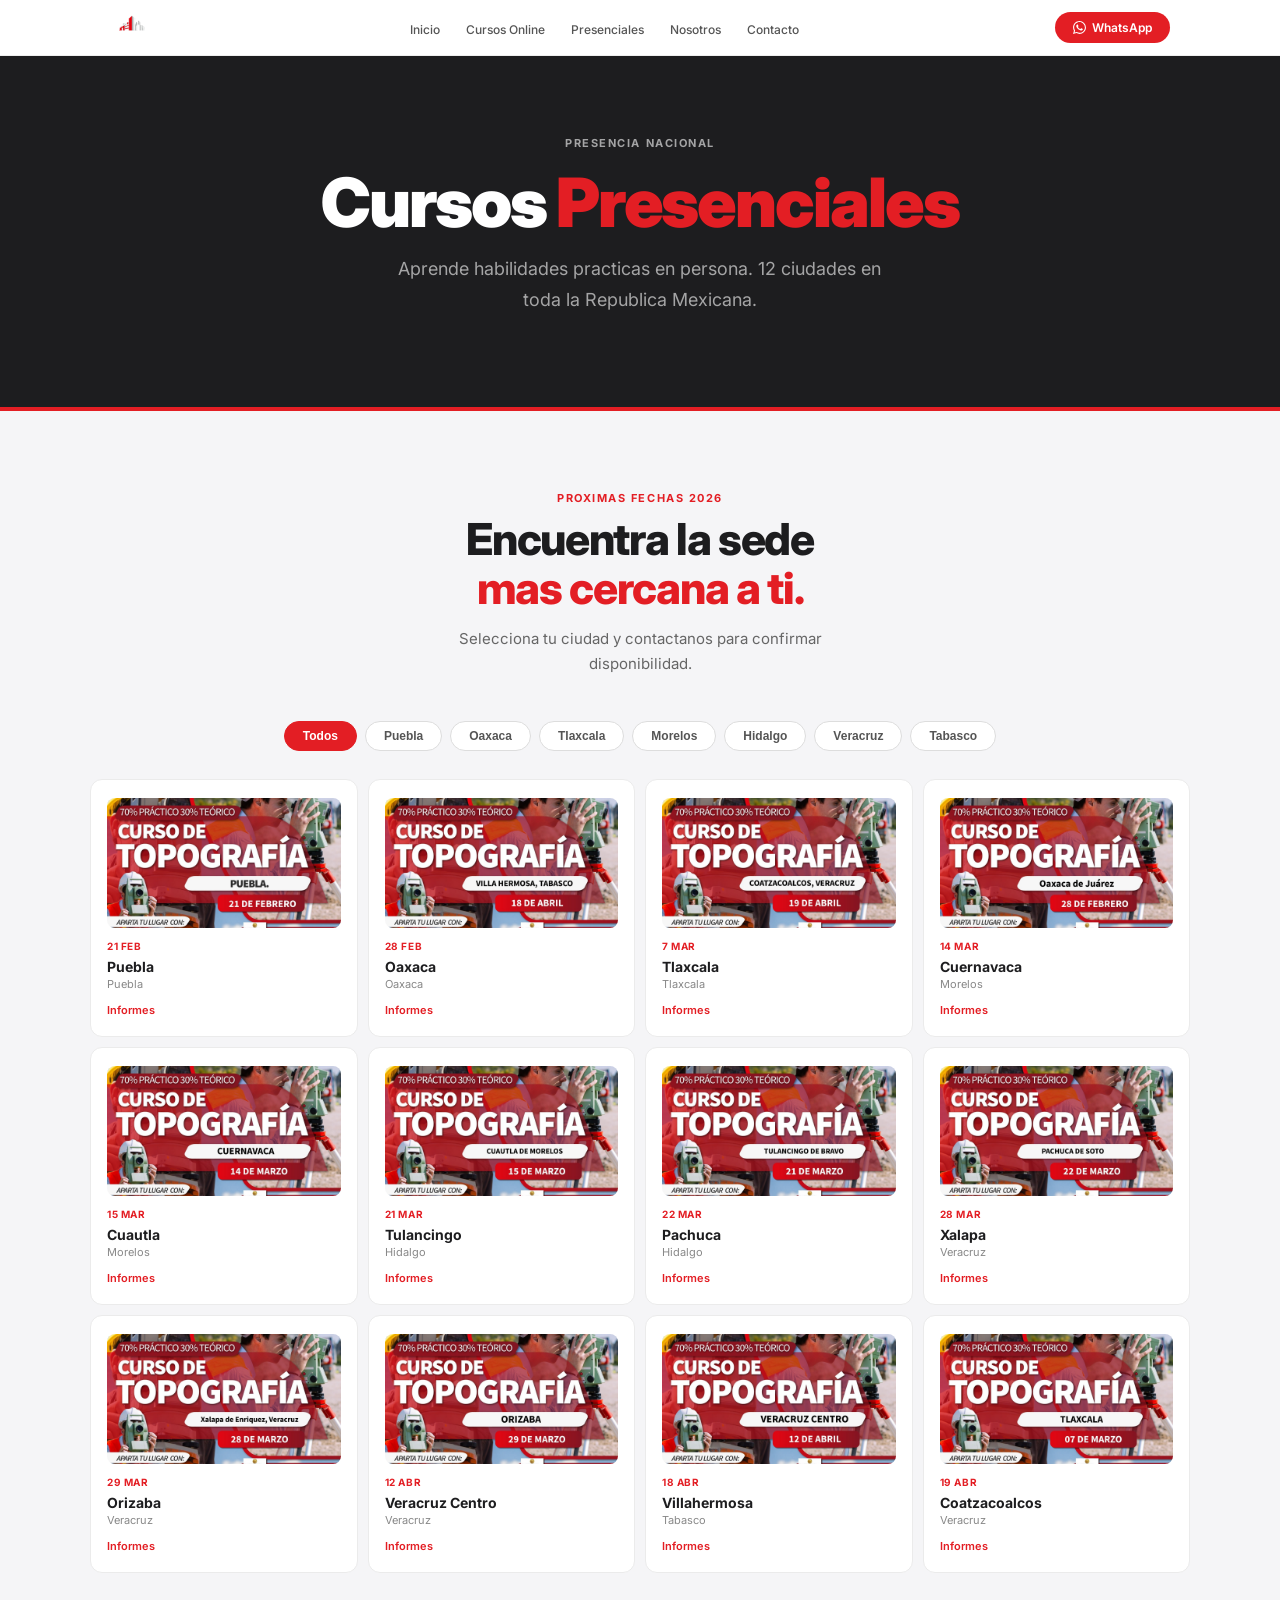
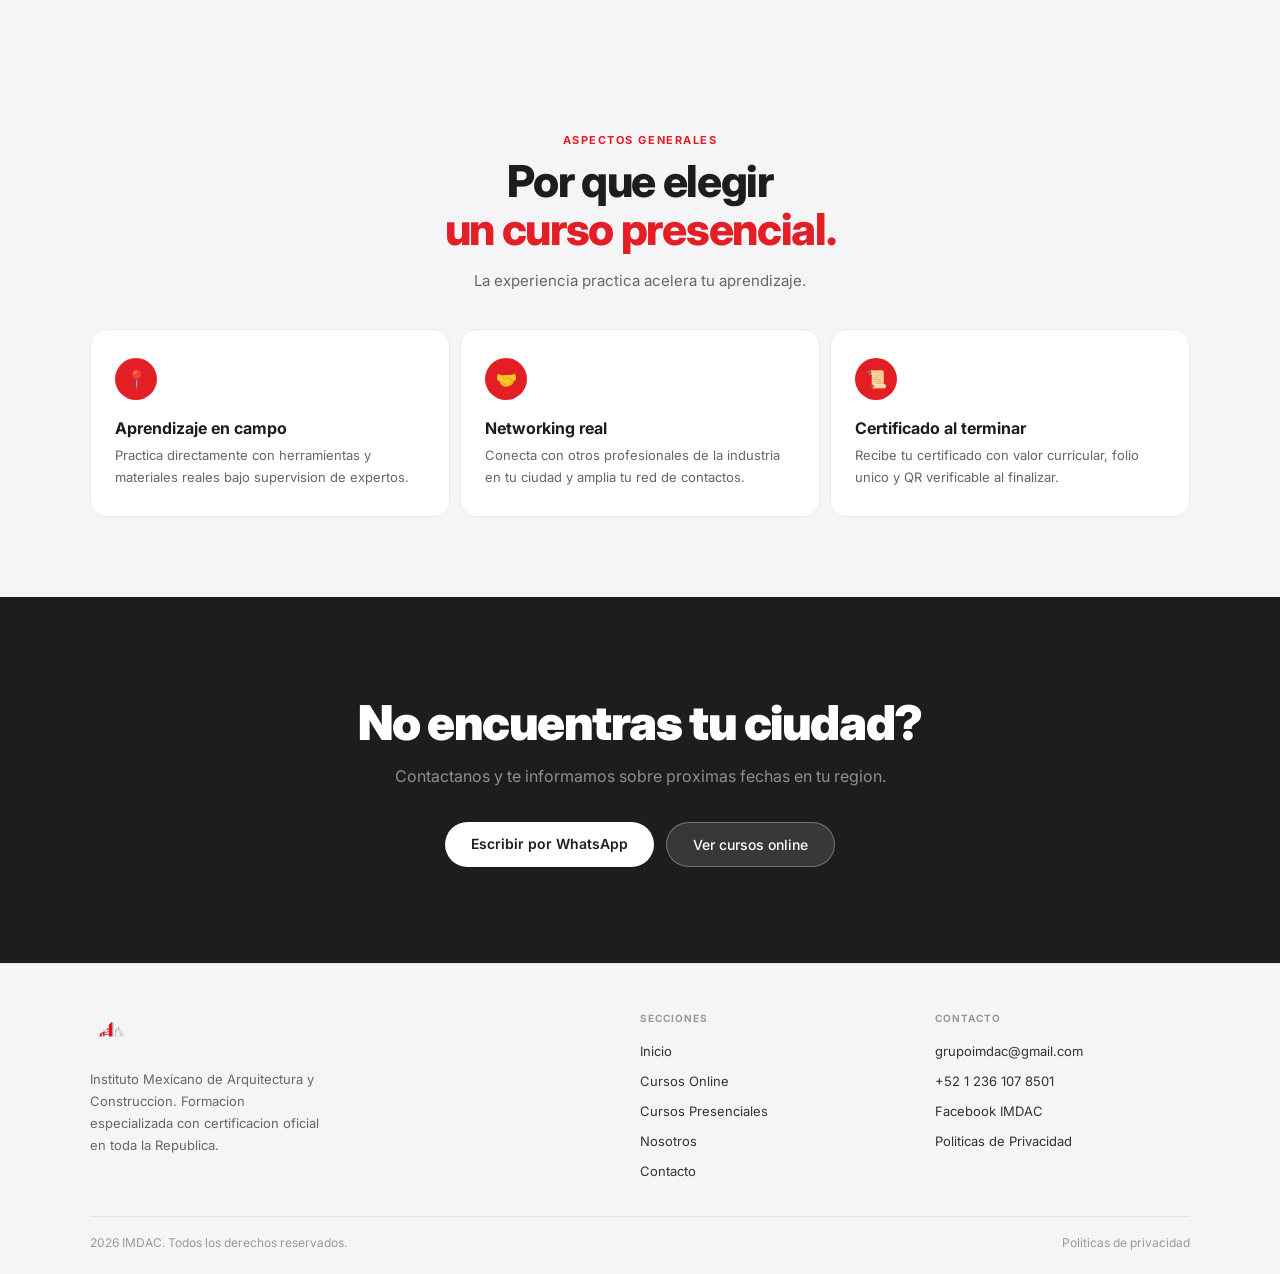
<file: pages/cursos-presenciales.html>
<!DOCTYPE html>
<html lang="es">
<head>
<meta charset="UTF-8">
<meta name="viewport" content="width=device-width, initial-scale=1.0">
<title>Cursos Presenciales - IMDAC</title>
<link rel="preconnect" href="https://fonts.googleapis.com">
<link href="https://fonts.googleapis.com/css2?family=Inter:wght@400;500;600;700;800;900&display=swap" rel="stylesheet">
<style>
*{box-sizing:border-box;margin:0;padding:0}
body{font-family:'Inter',sans-serif;background:#fff;color:#1d1d1f;overflow-x:hidden;-webkit-font-smoothing:antialiased}
img{max-width:100%;display:block}a{text-decoration:none;color:inherit}ul{list-style:none}
.nav{position:sticky;top:0;z-index:999;background:rgba(255,255,255,0.95);backdrop-filter:blur(10px);border-bottom:1px solid #eee;height:56px}
.nav-i{max-width:1100px;margin:0 auto;padding:0 20px;height:100%;display:flex;align-items:center;justify-content:space-between}
.brand{display:flex;align-items:center;gap:10px}.brand img{height:36px}.brand b{font-size:14px;font-weight:700}
.navlinks{display:flex;gap:2px}.navlinks a{font-size:12px;color:#555;padding:7px 12px;border-radius:8px;font-weight:500;transition:all .2s}.navlinks a:hover,.navlinks a.on{background:#f5f5f7;color:#1d1d1f}
.nwa{background:#E31E24;color:#fff;font-size:12px;font-weight:600;padding:8px 18px;border-radius:50px;display:flex;align-items:center;gap:6px}.nwa:hover{background:#c41a1f}
.hbg{display:none;flex-direction:column;gap:5px;cursor:pointer;padding:5px}.hbg span{display:block;width:24px;height:2px;background:#1d1d1f;border-radius:2px}
.mobnav{display:none;background:#fff;border-bottom:1px solid #eee;padding:12px 20px}
.mobnav a{display:block;padding:11px 0;font-size:15px;font-weight:500;color:#1d1d1f;border-bottom:1px solid #f5f5f5}
.mobnav a:last-child{border:none;color:#E31E24;padding-top:14px}.mobnav.open{display:block}
.hero{position:relative;min-height:90vh;display:flex;align-items:center;justify-content:center;text-align:center;padding:100px 20px 80px}
.hero-bg::before{content:'';position:absolute;inset:0;background:linear-gradient(180deg,rgba(255,255,255,0.88) 0%,rgba(255,255,255,0.75) 50%,rgba(255,255,255,0.93) 100%)}
.hero-dark{background:#1d1d1f;min-height:260px;padding:80px 20px 60px}.hero-dark::after{content:'';position:absolute;bottom:0;left:0;right:0;height:4px;background:#E31E24}
.hero-c{position:relative;z-index:1;max-width:720px;margin:0 auto}
.hero-label{font-size:11px;font-weight:700;letter-spacing:.14em;text-transform:uppercase;color:#E31E24;display:block;margin-bottom:18px}
.hero-dark .hero-label{color:rgba(255,255,255,0.6)}
.hero h1{font-size:clamp(32px,6vw,68px);font-weight:900;letter-spacing:-.03em;line-height:1;color:#1d1d1f;margin-bottom:18px}
.hero-dark h1{color:#fff}.hero h1 em{color:#E31E24;font-style:normal}
.hero-sub{font-size:clamp(14px,2vw,18px);color:#555;line-height:1.7;max-width:500px;margin:0 auto 36px}
.hero-dark .hero-sub{color:rgba(255,255,255,0.6)}
.hero-btns{display:flex;gap:12px;justify-content:center;flex-wrap:wrap;margin-bottom:52px}
.stats{display:flex;gap:40px;justify-content:center;border-top:1px solid rgba(0,0,0,0.1);padding-top:36px}
.stat-n{font-size:36px;font-weight:900;letter-spacing:-.03em;color:#1d1d1f;line-height:1}.stat-n em{color:#E31E24;font-style:normal}
.stat-l{font-size:11px;color:#888;letter-spacing:.04em;text-transform:uppercase;margin-top:4px}
.btn-r{background:#E31E24;color:#fff;padding:13px 26px;border-radius:50px;font-size:14px;font-weight:600;display:inline-flex;align-items:center;gap:7px;transition:all .2s}.btn-r:hover{background:#c41a1f;transform:translateY(-1px)}
.btn-g{background:rgba(255,255,255,0.9);color:#1d1d1f;padding:13px 26px;border-radius:50px;font-size:14px;font-weight:500;border:1px solid #ddd}
.btn-w{background:#fff;color:#1d1d1f;padding:13px 26px;border-radius:50px;font-size:14px;font-weight:600}.btn-w:hover{background:#f0f0f0}
.btn-o{background:rgba(255,255,255,0.12);color:#fff;padding:13px 26px;border-radius:50px;font-size:14px;font-weight:500;border:1px solid rgba(255,255,255,0.3)}
.btn-dark{background:#1d1d1f;color:#fff;padding:13px 26px;border-radius:50px;font-size:14px;font-weight:600;display:inline-flex;align-items:center;gap:7px}
.sec{padding:80px 20px}.sec-c{max-width:1100px;margin:0 auto}.gray{background:#f5f5f7}
.sec-tag{font-size:11px;font-weight:700;letter-spacing:.14em;text-transform:uppercase;color:#E31E24;display:block;margin-bottom:10px;text-align:center}
.sec-tit{font-size:clamp(24px,4vw,44px);font-weight:800;letter-spacing:-.03em;line-height:1.1;color:#1d1d1f;text-align:center;margin-bottom:14px}
.sec-tit em{color:#E31E24;font-style:normal}
.sec-desc{font-size:15px;color:#666;line-height:1.7;max-width:460px;margin:0 auto 44px;text-align:center}
.bento{display:grid;grid-template-columns:repeat(3,1fr);gap:10px}
.bc{background:#fff;border-radius:16px;padding:28px 24px;border:1px solid #ebebeb}.bc.wide{grid-column:span 2}
.bc.dk{background:#1d1d1f;border-color:transparent}.bc.rd{background:#E31E24;border-color:transparent}
.bc-icon{font-size:22px;margin-bottom:14px;display:block}
.bc h3{font-size:16px;font-weight:700;margin-bottom:7px;color:#1d1d1f}.bc.dk h3,.bc.rd h3{color:#fff}
.bc p{font-size:13px;line-height:1.65;color:#666}.bc.dk p{color:rgba(255,255,255,0.5)}.bc.rd p{color:rgba(255,255,255,0.8)}
.wrap{position:relative;margin:0 -20px}.outer{overflow:hidden;padding:6px 20px 14px;cursor:grab;-webkit-user-select:none;user-select:none}.outer:active{cursor:grabbing}
.track{display:flex;gap:14px;width:max-content;transition:transform .3s ease}
.cnav{display:flex;align-items:center;justify-content:center;gap:10px;margin-top:20px}
.cbtn{width:34px;height:34px;border-radius:50%;border:1px solid #ddd;background:#fff;cursor:pointer;display:flex;align-items:center;justify-content:center;font-size:13px;color:#1d1d1f}.cbtn:hover{background:#f5f5f7}
.cdots{display:flex;gap:5px;align-items:center}.cdot{width:6px;height:6px;border-radius:50%;background:rgba(0,0,0,0.15);cursor:pointer;transition:all .2s}.cdot.on{background:#E31E24;width:16px;border-radius:3px}
.ccard{width:300px;flex-shrink:0;background:#fff;border-radius:16px;overflow:hidden;border:1px solid #ebebeb;transition:all .2s;display:flex;flex-direction:column}
.ccard:hover{transform:translateY(-3px);box-shadow:0 10px 32px rgba(0,0,0,0.09)}
.ccard-img{position:relative;aspect-ratio:16/9;overflow:hidden;flex-shrink:0;background:#1d1d1f}.ccard-img img{width:100%;height:100%;object-fit:contain;transition:transform .4s}.ccard:hover .ccard-img img{transform:scale(1.03)}
.ccard-num{position:absolute;top:10px;left:10px;background:#E31E24;color:#fff;font-size:10px;font-weight:700;padding:3px 9px;border-radius:50px}
.ccard-body{padding:18px;display:flex;flex-direction:column;flex:1}
.ccard-body h3{font-size:13px;font-weight:700;line-height:1.35;margin-bottom:4px;color:#1d1d1f}
.ccard-pon{font-size:11px;color:#888;margin-bottom:12px}
.ccard-tem{background:#f5f5f7;border-radius:8px;padding:10px 12px;margin-bottom:12px}
.ccard-tem-title{font-size:9px;font-weight:700;letter-spacing:.12em;text-transform:uppercase;color:#E31E24;margin-bottom:7px}
.ccard-tem ul{display:flex;flex-direction:column;gap:4px}
.ccard-tem li{font-size:10px;color:#333;display:flex;align-items:flex-start;gap:6px;line-height:1.4}
.ccard-tem li::before{content:'';width:3px;height:3px;background:#E31E24;border-radius:50%;flex-shrink:0;margin-top:4px}
.ccard-cert{font-size:10px;color:#888;border-left:2px solid #E31E24;padding:5px 8px;margin-bottom:12px}
.ccard-cert strong{display:block;font-size:11px;color:#1d1d1f;margin-bottom:1px}
.ccard-btn{display:flex;align-items:center;justify-content:center;gap:5px;padding:10px;background:#1d1d1f;color:#fff;border-radius:50px;font-size:12px;font-weight:600;transition:all .2s;margin-top:auto}.ccard-btn:hover{background:#E31E24}
.cursos-grid{display:grid;grid-template-columns:repeat(3,1fr);gap:20px}.cursos-grid .ccard{width:100%}
.acard{width:260px;flex-shrink:0;border-radius:14px;overflow:hidden;aspect-ratio:1}.acard img{width:100%;height:100%;object-fit:cover}.acard.wide{width:380px;aspect-ratio:16/9}
.mv-grid{display:grid;grid-template-columns:repeat(3,1fr);gap:10px}
.mvc{border-radius:16px;padding:32px 26px}.mvc.c1{background:#1d1d1f}.mvc.c2{background:#E31E24}.mvc.c3{background:#fff;border:1px solid #ebebeb}
.mv-lbl{font-size:10px;font-weight:700;letter-spacing:.12em;text-transform:uppercase;color:rgba(255,255,255,0.5);margin-bottom:10px}.mvc.c3 .mv-lbl{color:#999}
.mvc h3{font-size:18px;font-weight:700;line-height:1.2;margin-bottom:12px;color:#fff}.mvc.c3 h3{color:#1d1d1f}
.mvc p{font-size:13px;color:rgba(255,255,255,0.55);line-height:1.7}.mvc.c3 p{color:#666}
.mv-vals{display:flex;flex-direction:column;gap:8px;margin-top:4px}.mv-vals li{font-size:13px;color:#666;display:flex;align-items:center;gap:8px}.mv-vals li::before{content:'';width:4px;height:4px;background:#E31E24;border-radius:50%;flex-shrink:0}
.sedes-grid{display:grid;grid-template-columns:repeat(4,1fr);gap:10px}
.scard{background:#fff;border-radius:12px;padding:18px 16px;border:1px solid #ebebeb;transition:all .2s}.scard:hover{border-color:#E31E24;transform:translateY(-2px)}
.scard-fecha{font-size:10px;font-weight:700;color:#E31E24;letter-spacing:.06em;margin-bottom:6px;display:block}
.scard-ciudad{font-size:14px;font-weight:700;color:#1d1d1f}.scard-estado{font-size:11px;color:#888;margin-top:2px}
.scard-wa{display:inline-block;font-size:11px;color:#E31E24;font-weight:600;margin-top:12px}
.pgrid{display:grid;grid-template-columns:repeat(3,1fr);gap:10px}
.paso{background:#fff;border-radius:16px;padding:28px 24px;border:1px solid #ebebeb}
.paso-n{width:42px;height:42px;background:#E31E24;color:#fff;border-radius:50%;display:flex;align-items:center;justify-content:center;font-size:17px;font-weight:800;margin-bottom:18px}
.paso h3{font-size:16px;font-weight:700;margin-bottom:7px}.paso p{font-size:13px;color:#666;line-height:1.65}
.cta-sec{background:#1d1d1f;padding:96px 20px;text-align:center}
.cta-sec h2{font-size:clamp(26px,4vw,48px);font-weight:900;letter-spacing:-.03em;color:#fff;margin-bottom:14px}
.cta-sec p{font-size:16px;color:rgba(255,255,255,0.5);margin-bottom:36px}
.cta-btns{display:flex;gap:12px;justify-content:center;flex-wrap:wrap}
.contact-grid{display:grid;grid-template-columns:repeat(2,1fr);gap:20px;margin-top:44px}
.contact-card{background:#fff;border-radius:16px;padding:36px 28px;text-align:center;border:1px solid #ebebeb;transition:all .2s}.contact-card:hover{border-color:#E31E24;transform:translateY(-3px)}
.contact-icon{font-size:2.2rem;margin-bottom:18px;display:block}
.contact-card h3{font-size:17px;font-weight:700;margin-bottom:8px}.contact-card p{font-size:13px;color:#666;margin-bottom:4px}
.contact-card strong{font-size:15px;color:#1d1d1f;display:block;margin-bottom:18px}
.footer{background:#f5f5f7;border-top:1px solid #e5e5e5;padding:48px 20px 24px}
.footer-i{max-width:1100px;margin:0 auto}
.footer-grid{display:grid;grid-template-columns:2fr 1fr 1fr;gap:40px;margin-bottom:36px}
.fbrand{display:flex;align-items:center;gap:10px;margin-bottom:12px}.fbrand img{height:34px}.fbrand span{font-size:14px;font-weight:700}
.fdesc{font-size:13px;color:#666;line-height:1.7;max-width:230px}
.footer h4{font-size:10px;font-weight:700;letter-spacing:.1em;text-transform:uppercase;color:#999;margin-bottom:16px}
.footer ul{display:flex;flex-direction:column;gap:10px}.footer ul a{font-size:13px;color:#333;transition:color .2s}.footer ul a:hover{color:#E31E24}
.fbot{border-top:1px solid #e5e5e5;padding-top:18px;display:flex;justify-content:space-between;font-size:12px;color:#999}
@media(max-width:1024px){.bento,.mv-grid,.pgrid{grid-template-columns:repeat(2,1fr)}.bc.wide{grid-column:span 2}.sedes-grid{grid-template-columns:repeat(3,1fr)}.cursos-grid{grid-template-columns:repeat(2,1fr)}}
@media(max-width:768px){.navlinks,.nwa{display:none}.hbg{display:flex}.stats{gap:20px}.stat-n{font-size:28px}.hero-btns{flex-direction:column;align-items:center}.bento,.mv-grid,.pgrid,.contact-grid{grid-template-columns:1fr}.bc.wide{grid-column:span 1}.sedes-grid{grid-template-columns:repeat(2,1fr)}.ccard{width:260px}.acard{width:200px}.acard.wide{width:300px}.footer-grid{grid-template-columns:1fr;gap:28px}.fbot{flex-direction:column;gap:6px;text-align:center}.cursos-grid{grid-template-columns:1fr}}

@keyframes slideLeft{from{opacity:0;transform:translateX(-50px)}to{opacity:1;transform:translateX(0)}}
.ha{opacity:0;animation:slideLeft .8s cubic-bezier(.22,1,.36,1) forwards}
.ha1{animation-delay:.05s}.ha2{animation-delay:.2s}.ha3{animation-delay:.4s}.ha4{animation-delay:.6s}.ha5{animation-delay:.8s}
.reviews-wrap{overflow:hidden;-webkit-mask-image:linear-gradient(to right,transparent,#000 8%,#000 92%,transparent);mask-image:linear-gradient(to right,transparent,#000 8%,#000 92%,transparent)}
.reviews-track{display:flex;gap:16px;width:max-content;animation:rvScroll 40s linear infinite}
.reviews-track:hover{animation-play-state:paused}
@keyframes rvScroll{from{transform:translateX(0)}to{transform:translateX(-50%)}}
.rcard{width:290px;flex-shrink:0;background:#fff;border-radius:16px;border:1px solid #ebebeb;padding:22px;display:flex;flex-direction:column;gap:10px}
.rcard-stars{color:#E31E24;font-size:13px;letter-spacing:1px}
.rcard-text{font-size:12.5px;color:#444;line-height:1.75;flex:1}
.rcard-author{display:flex;align-items:center;gap:10px;margin-top:4px}
.rcard-av{width:36px;height:36px;border-radius:50%;background:#E31E24;color:#fff;display:flex;align-items:center;justify-content:center;font-weight:700;font-size:13px;flex-shrink:0}
.rcard-name{font-size:13px;font-weight:700;color:#1d1d1f}
.rcard-role{font-size:11px;color:#999}
.sedes-filters{display:flex;flex-wrap:wrap;gap:8px;justify-content:center;margin-bottom:28px}
.sf-btn{padding:7px 18px;border-radius:50px;border:1px solid #ddd;background:#fff;font-size:12px;font-weight:600;cursor:pointer;color:#555;transition:all .2s}
.sf-btn:hover,.sf-btn.on{background:#E31E24;color:#fff;border-color:#E31E24}
.aliados-wrap{overflow:hidden;-webkit-mask-image:linear-gradient(to right,transparent,#000 8%,#000 92%,transparent);mask-image:linear-gradient(to right,transparent,#000 8%,#000 92%,transparent)}
.aliados-track{display:flex;gap:48px;width:max-content;animation:alScroll 45s linear infinite;align-items:center}
.aliados-track:hover{animation-play-state:paused}
@keyframes alScroll{from{transform:translateX(0)}to{transform:translateX(-50%)}}
.al-logo{height:56px;width:auto;max-width:130px;object-fit:contain;filter:grayscale(100%);opacity:.55;transition:all .3s}
.al-logo:hover{filter:grayscale(0);opacity:1}

.scard-img{width:100%;height:130px;overflow:hidden;border-radius:8px;margin-bottom:12px}
.scard-img img{width:100%;height:100%;object-fit:cover;transition:transform .4s}
.scard:hover .scard-img img{transform:scale(1.05)}
</style>


</head>
<body>
<nav class="nav">
  <div class="nav-i">
    <a href="../index.html" class="brand"><img src="../assets/logo/imdac-logo-new.png" alt="IMDAC" style="height:44px"></a>
    <ul class="navlinks"><li><a href="../index.html">Inicio</a></li><li><a href="../pages/cursos-online.html">Cursos Online</a></li><li><a href="../pages/cursos-presenciales.html">Presenciales</a></li><li><a href="../pages/nosotros.html">Nosotros</a></li><li><a href="../pages/contacto.html">Contacto</a></li></ul>
    <a href="#" class="nwa wa-auto" data-msg="Hola, informes IMDAC"><svg width="13" height="13" viewBox="0 0 24 24" fill="currentColor"><path d="M17.472 14.382c-.297-.149-1.758-.867-2.03-.967-.273-.099-.471-.148-.67.15-.197.297-.767.966-.94 1.164-.173.199-.347.223-.644.075-.297-.15-1.255-.463-2.39-1.475-.883-.788-1.48-1.761-1.653-2.059-.173-.297-.018-.458.13-.606.134-.133.298-.347.446-.52.149-.174.198-.298.298-.497.099-.198.05-.371-.025-.52-.075-.149-.669-1.612-.916-2.207-.242-.579-.487-.5-.669-.51-.173-.008-.371-.01-.57-.01-.198 0-.52.074-.792.372-.272.297-1.04 1.016-1.04 2.479 0 1.462 1.065 2.875 1.213 3.074.149.198 2.096 3.2 5.077 4.487.709.306 1.262.489 1.694.625.712.227 1.36.195 1.871.118.571-.085 1.758-.719 2.006-1.413.248-.694.248-1.289.173-1.413-.074-.124-.272-.198-.57-.347m-5.421 7.403h-.004a9.87 9.87 0 01-5.031-1.378l-.361-.214-3.741.982.998-3.648-.235-.374a9.86 9.86 0 01-1.51-5.26c.001-5.45 4.436-9.884 9.888-9.884 2.64 0 5.122 1.03 6.988 2.898a9.825 9.825 0 012.893 6.994c-.003 5.45-4.437 9.884-9.885 9.884m8.413-18.297A11.815 11.815 0 0012.05 0C5.495 0 .16 5.335.157 11.892c0 2.096.547 4.142 1.588 5.945L.057 24l6.305-1.654a11.882 11.882 0 005.683 1.448h.005c6.554 0 11.89-5.335 11.893-11.893a11.821 11.821 0 00-3.48-8.413z"/></svg>WhatsApp</a>
    <div class="hbg" id="hbg"><span></span><span></span><span></span></div>
  </div>
  <div class="mobnav" id="mobnav"><a href="../index.html">Inicio</a><a href="../pages/cursos-online.html">Cursos Online</a><a href="../pages/cursos-presenciales.html">Presenciales</a><a href="../pages/nosotros.html">Nosotros</a><a href="../pages/contacto.html">Contacto</a><a href="#" class="wa-auto" data-msg="Hola, informes IMDAC">WhatsApp</a></div>
</nav>
<section class="hero hero-dark" style="position:relative">
  <div class="hero-c">
    <span class="hero-label">Presencia Nacional</span>
    <h1>Cursos <em>Presenciales</em></h1>
    <p class="hero-sub">Aprende habilidades practicas en persona. 12 ciudades en toda la Republica Mexicana.</p>
  </div>
</section>
<section class="sec gray"><div class="sec-c">
  <span class="sec-tag">Proximas fechas 2026</span>
  <h2 class="sec-tit">Encuentra la sede<br><em>mas cercana a ti.</em></h2>
  <p class="sec-desc">Selecciona tu ciudad y contactanos para confirmar disponibilidad.</p>
  <div class="sedes-filters" id="sedesFilters"></div>
  <div class="sedes-grid" id="sedesGrid"></div>
</div></section>

<section class="sec gray"><div class="sec-c">
  <span class="sec-tag">Aspectos generales</span>
  <h2 class="sec-tit">Por que elegir<br><em>un curso presencial.</em></h2>
  <p class="sec-desc" style="margin-bottom:36px">La experiencia practica acelera tu aprendizaje.</p>
  <div class="pgrid">
    <div class="paso"><div class="paso-n">&#128205;</div><h3>Aprendizaje en campo</h3><p>Practica directamente con herramientas y materiales reales bajo supervision de expertos.</p></div>
    <div class="paso"><div class="paso-n">&#129309;</div><h3>Networking real</h3><p>Conecta con otros profesionales de la industria en tu ciudad y amplia tu red de contactos.</p></div>
    <div class="paso"><div class="paso-n">&#128220;</div><h3>Certificado al terminar</h3><p>Recibe tu certificado con valor curricular, folio unico y QR verificable al finalizar.</p></div>
  </div>
</div></section>
<section class="cta-sec">
  <h2>No encuentras tu ciudad?</h2>
  <p>Contactanos y te informamos sobre proximas fechas en tu region.</p>
  <div class="cta-btns">
    <a href="#" class="btn-w wa-auto" data-msg="Hola, informes sobre cursos presenciales de IMDAC">Escribir por WhatsApp</a>
    <a href="cursos-online.html" class="btn-o">Ver cursos online</a>
  </div>
</section>
<footer class="footer">
  <div class="footer-i">
    <div class="footer-grid">
      <div><div class="fbrand"><img src="../assets/logo/imdac-logo-new.png" alt="IMDAC" style="height:44px"></div>
      <p class="fdesc">Instituto Mexicano de Arquitectura y Construccion. Formacion especializada con certificacion oficial en toda la Republica.</p></div>
      <div><h4>Secciones</h4><ul>
        <li><a href="../index.html">Inicio</a></li>
        <li><a href="../pages/cursos-online.html">Cursos Online</a></li>
        <li><a href="../pages/cursos-presenciales.html">Cursos Presenciales</a></li>
        <li><a href="../pages/nosotros.html">Nosotros</a></li>
        <li><a href="../pages/contacto.html">Contacto</a></li>
      </ul></div>
      <div><h4>Contacto</h4><ul>
        <li><a href="mailto:grupoimdac@gmail.com">grupoimdac@gmail.com</a></li>
        <li><a href="#" class="wa-auto" data-msg="Hola, contacto IMDAC">+52 1 236 107 8501</a></li>
        <li><a href="https://www.facebook.com/IMDAC11" target="_blank">Facebook IMDAC</a></li>
        <li><a href="../pages/politicas.html">Politicas de Privacidad</a></li>
      </ul></div>
    </div>
    <div class="fbot"><span>2026 IMDAC. Todos los derechos reservados.</span><a href="../pages/politicas.html" style="color:#999">Politicas de privacidad</a></div>
  </div>
</footer>
<script>
var WA='5212361078501';
function waLink(m){return 'https://wa.me/'+WA+'?text='+encodeURIComponent(m);}
var WSVG='<svg width="13" height="13" viewBox="0 0 24 24" fill="currentColor"><path d="M17.472 14.382c-.297-.149-1.758-.867-2.03-.967-.273-.099-.471-.148-.67.15-.197.297-.767.966-.94 1.164-.173.199-.347.223-.644.075-.297-.15-1.255-.463-2.39-1.475-.883-.788-1.48-1.761-1.653-2.059-.173-.297-.018-.458.13-.606.134-.133.298-.347.446-.52.149-.174.198-.298.298-.497.099-.198.05-.371-.025-.52-.075-.149-.669-1.612-.916-2.207-.242-.579-.487-.5-.669-.51-.173-.008-.371-.01-.57-.01-.198 0-.52.074-.792.372-.272.297-1.04 1.016-1.04 2.479 0 1.462 1.065 2.875 1.213 3.074.149.198 2.096 3.2 5.077 4.487.709.306 1.262.489 1.694.625.712.227 1.36.195 1.871.118.571-.085 1.758-.719 2.006-1.413.248-.694.248-1.289.173-1.413-.074-.124-.272-.198-.57-.347m-5.421 7.403h-.004a9.87 9.87 0 01-5.031-1.378l-.361-.214-3.741.982.998-3.648-.235-.374a9.86 9.86 0 01-1.51-5.26c.001-5.45 4.436-9.884 9.888-9.884 2.64 0 5.122 1.03 6.988 2.898a9.825 9.825 0 012.893 6.994c-.003 5.45-4.437 9.884-9.885 9.884m8.413-18.297A11.815 11.815 0 0012.05 0C5.495 0 .16 5.335.157 11.892c0 2.096.547 4.142 1.588 5.945L.057 24l6.305-1.654a11.882 11.882 0 005.683 1.448h.005c6.554 0 11.89-5.335 11.893-11.893a11.821 11.821 0 00-3.48-8.413z"/></svg>';
var CURSOS=[
{n:'01',t:'Elaboracion de Numeros Generadores',p:'Tecnicas de medicion y calculo',img:'../assets/img/cursos/curso-01.jpg',tem:['Conceptos basicos de medicion en obra','Elaboracion de generadores por partida','Calculo de volumenes y cantidades','Control y verificacion de avances','Formatos y reportes de obra']},
{n:'02',t:'Laminas Arquitectonicas Profesionales',p:'Arq. Alesiram Sotelo Penuelas',img:'../assets/img/cursos/curso-02.jpg',tem:['Normas de dibujo arquitectonico','Plantas, cortes y fachadas','Detalles constructivos a escala','Presentacion digital de proyectos','Software AutoCAD aplicado']},
{n:'03',t:'Render Arquitectonico con D5 Render',p:'Ing. Edgar Santos Cano',img:'../assets/img/cursos/curso-03.jpg',tem:['Introduccion a D5 Render','Importacion de modelos 3D','Materiales y texturas realistas','Iluminacion natural y artificial','Exportacion y presentacion final']},
{n:'04',t:'Paisajismo',p:'Arq. Laura Elizabeth Espinosa',img:'../assets/img/cursos/curso-04.jpg',tem:['Principios del diseno de paisaje','Seleccion de especies vegetales','Diseno de espacios exteriores','Sustentabilidad en paisajismo','Proyectos de jardineria urbana']},
{n:'05',t:'Estimacion de Obra',p:'Ing. Enrique Guerrero',img:'../assets/img/cursos/curso-05.jpg',tem:['Lectura e interpretacion de planos','Catalogo de conceptos de obra','Analisis de precios unitarios','Presupuesto total de proyecto','Software de estimacion']},
{n:'06',t:'Cuantificacion de Volumenes en Obra Carretera',p:'Lic. Margarita Lopez Lara',img:'../assets/img/cursos/curso-06.jpg',tem:['Normativa SCT vigente','Terraceria y movimiento de tierra','Cuantificacion de pavimentos','Obras de drenaje y puentes','Control de calidad en carreteras']},
{n:'07',t:'Trabes AASHTO Fabricacion Montaje y Control',p:'Ing. Jorge Sanchez Hernandez',img:'../assets/img/cursos/curso-07.jpg',tem:['Normativa AASHTO aplicada','Proceso de fabricacion de trabes','Procedimiento de montaje y colado','Control de calidad estructural','Supervision y bitacora de obra']},
{n:'08',t:'Supervision Integral de Obra Civil e Industrial',p:'Arq. Luis Roberto Bautista Retama',img:'../assets/img/cursos/curso-08.jpg',tem:['Rol del supervisor de obra','Lectura critica de proyectos','Control de calidad y especificaciones','Seguridad e higiene en obra','Reportes y documentacion de avance']},
{n:'09',t:'Gerencia de Proyectos en Construccion',p:'Arq. Juan Pablo Hernandez Garcia',img:'../assets/img/cursos/curso-09.jpg',tem:['Fundamentos de project management','Planeacion y programacion de obra','Control de costos y presupuesto','Gestion de riesgos en proyectos','Liderazgo y trabajo en equipo']},
{n:'10',t:'Revit Arquitectura PRO',p:'Arq. Luis Francisco Mendoza Andrade',img:'../assets/img/cursos/curso-10.jpg',tem:['Entorno BIM y flujo de trabajo','Modelado arquitectonico en Revit','Familias y componentes parametricos','Documentacion y planos ejecutivos','Coordinacion de disciplinas BIM']},
{n:'11',t:'SketchUp Profesional Modelado Arquitectonico',p:'Arq. Luis Roberto Bautista Retama',img:'../assets/img/cursos/curso-11.jpg',tem:['Interfaz y herramientas basicas','Modelado de volumetrias y espacios','Aplicacion de materiales y texturas','Renderizado con extensiones','Presentacion de proyectos 3D']}
];
var SEDES=[{f:'21 FEB',c:'Puebla',e:'Puebla',img:'../assets/img/cursos-presenciales/presencial-01.jpg'},{f:'28 FEB',c:'Oaxaca',e:'Oaxaca',img:'../assets/img/cursos-presenciales/presencial-02.jpg'},{f:'7 MAR',c:'Tlaxcala',e:'Tlaxcala',img:'../assets/img/cursos-presenciales/presencial-03.jpg'},{f:'14 MAR',c:'Cuernavaca',e:'Morelos',img:'../assets/img/cursos-presenciales/presencial-04.jpg'},{f:'15 MAR',c:'Cuautla',e:'Morelos',img:'../assets/img/cursos-presenciales/presencial-05.jpg'},{f:'21 MAR',c:'Tulancingo',e:'Hidalgo',img:'../assets/img/cursos-presenciales/presencial-06.jpg'},{f:'22 MAR',c:'Pachuca',e:'Hidalgo',img:'../assets/img/cursos-presenciales/presencial-07.jpg'},{f:'28 MAR',c:'Xalapa',e:'Veracruz',img:'../assets/img/cursos-presenciales/presencial-08.jpg'},{f:'29 MAR',c:'Orizaba',e:'Veracruz',img:'../assets/img/cursos-presenciales/presencial-09.jpg'},{f:'12 ABR',c:'Veracruz Centro',e:'Veracruz',img:'../assets/img/cursos-presenciales/presencial-10.jpg'},{f:'18 ABR',c:'Villahermosa',e:'Tabasco',img:'../assets/img/cursos-presenciales/presencial-11.jpg'},{f:'19 ABR',c:'Coatzacoalcos',e:'Veracruz',img:'../assets/img/cursos-presenciales/presencial-12.jpg'}];
var ONLINE=[1,2,3,4,5,6,7,8,9,10,11,12].map(function(i){return '../assets/img/alumnos-online/alumno-online-'+(i<10?'0'+i:i)+'.jpg';});
var PRESENCIAL=['../assets/img/alumnos-presencial/alumno-presencial-01.jpg','../assets/img/alumnos-presencial/alumno-presencial-02.jpg'];
function Carousel(oID,tID,dID,pID,nID,pv){
  var o=document.getElementById(oID),t=document.getElementById(tID),d=document.getElementById(dID);
  if(!o||!t)return;pv=pv||3;var pos=0;
  function cs(){return Array.from(t.querySelectorAll('[data-c]'));}
  function mp(){return Math.max(0,cs().length-pv);}
  function go(n){pos=Math.max(0,Math.min(n,mp()));var c=cs(),w=c.length?c[0].offsetWidth+14:314;t.style.transform='translateX(-'+(pos*w)+'px)';if(d)d.querySelectorAll('.cdot').forEach(function(dot,i){dot.classList.toggle('on',i===pos);});}
  function bd(){if(!d)return;d.innerHTML='';for(var i=0;i<=mp();i++){var dot=document.createElement('div');dot.className='cdot'+(i===0?' on':'');(function(idx){dot.onclick=function(){go(idx);};})(i);d.appendChild(dot);}}
  var pb=document.getElementById(pID),nb=document.getElementById(nID);
  if(pb)pb.onclick=function(){go(pos-1);};if(nb)nb.onclick=function(){go(pos+1);};
  var sx=0,sp=0,drag=false;
  o.addEventListener('mousedown',function(e){drag=true;sx=e.clientX;sp=pos;});
  window.addEventListener('mousemove',function(e){if(!drag)return;var c=cs(),w=c.length?c[0].offsetWidth+14:314;go(sp+Math.round((sx-e.clientX)/w));});
  window.addEventListener('mouseup',function(){drag=false;});
  o.addEventListener('touchstart',function(e){sx=e.touches[0].clientX;sp=pos;},{passive:true});
  o.addEventListener('touchmove',function(e){var c=cs(),w=c.length?c[0].offsetWidth+14:314;go(sp+Math.round((sx-e.touches[0].clientX)/w));},{passive:true});
  window.addEventListener('resize',function(){bd();go(0);});
  bd();go(0);
}
function cursoCard(c){
  var tem=c.tem.map(function(t){return '<li>'+t+'</li>';}).join('');
  return '<div class="ccard" data-c><div class="ccard-img"><img src="'+c.img+'" alt="'+c.t+'" loading="lazy"><span class="ccard-num">'+c.n+'</span></div><div class="ccard-body"><h3>'+c.t+'</h3><p class="ccard-pon">'+c.p+'</p><div class="ccard-tem"><div class="ccard-tem-title">Temario</div><ul>'+tem+'</ul></div><div class="ccard-cert"><strong>Certificado con valor curricular</strong>Folio unico y QR verificable</div><a href="'+waLink('Hola, me interesa el curso: '+c.t)+'" target="_blank" class="ccard-btn">'+WSVG+' Inscribirse</a></div></div>';
}
function initPage(){
  var hbg=document.getElementById('hbg'),mob=document.getElementById('mobnav');
  if(hbg&&mob)hbg.onclick=function(){mob.classList.toggle('open');};
  document.querySelectorAll('.wa-auto').forEach(function(el){el.href=waLink(el.getAttribute('data-msg'));});
  var ct=document.getElementById('cursosTrack');
  if(ct){ct.innerHTML=CURSOS.map(cursoCard).join('');Carousel('cursosOuter','cursosTrack','cursosDots','cursosPrev','cursosNext',3);}
  var cg=document.getElementById('cursosGrid');
  if(cg){cg.innerHTML=CURSOS.map(function(c){var tem=c.tem.map(function(t){return '<li>'+t+'</li>';}).join('');return '<div class="ccard" style="width:100%"><div class="ccard-img"><img src="'+c.img+'" alt="'+c.t+'" loading="lazy"><span class="ccard-num">'+c.n+'</span></div><div class="ccard-body"><h3>'+c.t+'</h3><p class="ccard-pon">'+c.p+'</p><div class="ccard-tem"><div class="ccard-tem-title">Temario</div><ul>'+tem+'</ul></div><div class="ccard-cert"><strong>Certificado con valor curricular</strong>Folio unico y QR verificable</div><a href="'+waLink('Hola, me interesa el curso: '+c.t)+'" target="_blank" class="ccard-btn">'+WSVG+' Inscribirse</a></div></div>';}).join('');}
  var at=document.getElementById('alumnosTrack');
  if(at){at.innerHTML=ONLINE.map(function(s){return '<div class="acard" data-c><img src="'+s+'" alt="Alumno IMDAC" loading="lazy"></div>';}).join('')+PRESENCIAL.map(function(s){return '<div class="acard wide" data-c><img src="'+s+'" alt="Alumno presencial" loading="lazy"></div>';}).join('');Carousel('alumnosOuter','alumnosTrack','alumnosDots','alumnosPrev','alumnosNext',4);}
  var sg=document.getElementById('sedesGrid');
  if(sg){sg.innerHTML=SEDES.map(function(s){return '<div class="scard">'+(s.img?'<div class="scard-img"><img src="'+s.img+'" alt="'+s.c+'" loading="lazy"></div>':'')+'<span class="scard-fecha">'+s.f+'</span><div class="scard-ciudad">'+s.c+'</div><div class="scard-estado">'+s.e+'</div><a href="'+waLink('Hola, informes sede '+s.c)+'" target="_blank" class="scard-wa">Informes</a></div>';}).join('');}
}
document.addEventListener('DOMContentLoaded',initPage);

// ---- SEDES FILTER PRESENCIALES ----
(function(){
  var ff=document.getElementById('sedesFilters');
  if(!ff)return;
  var estados=['Todos'].concat([...new Set(SEDES.map(function(s){return s.e;}))]);
  var current='Todos';
  function render(){
    var sg=document.getElementById('sedesGrid');
    if(!sg)return;
    var filtered=current==='Todos'?SEDES:SEDES.filter(function(s){return s.e===current;});
    sg.innerHTML=filtered.map(function(s){return '<div class="scard">'+(s.img?'<div class="scard-img"><img src="'+s.img+'" alt="'+s.c+'" loading="lazy"></div>':'')+'<span class="scard-fecha">'+s.f+'</span><div class="scard-ciudad">'+s.c+'</div><div class="scard-estado">'+s.e+'</div><a href="'+waLink('Hola, informes sede '+s.c)+'" target="_blank" class="scard-wa">Informes</a></div>';}).join('');
  }
  ff.innerHTML=estados.map(function(e){return '<button class="sf-btn'+(e==='Todos'?' on':'')+'" data-e="'+e+'">'+e+'</button>';}).join('');
  ff.querySelectorAll('.sf-btn').forEach(function(b){
    b.onclick=function(){current=this.getAttribute('data-e');ff.querySelectorAll('.sf-btn').forEach(function(x){x.classList.remove('on');});this.classList.add('on');render();};
  });
  render();
  var sg=document.getElementById('sedesGrid');if(sg)sg.innerHTML='';
})();

</script>

<script src="../track.js"></script>
<script>imdacTrack('Cursos presenciales');</script>

</body>
</html>
</file>
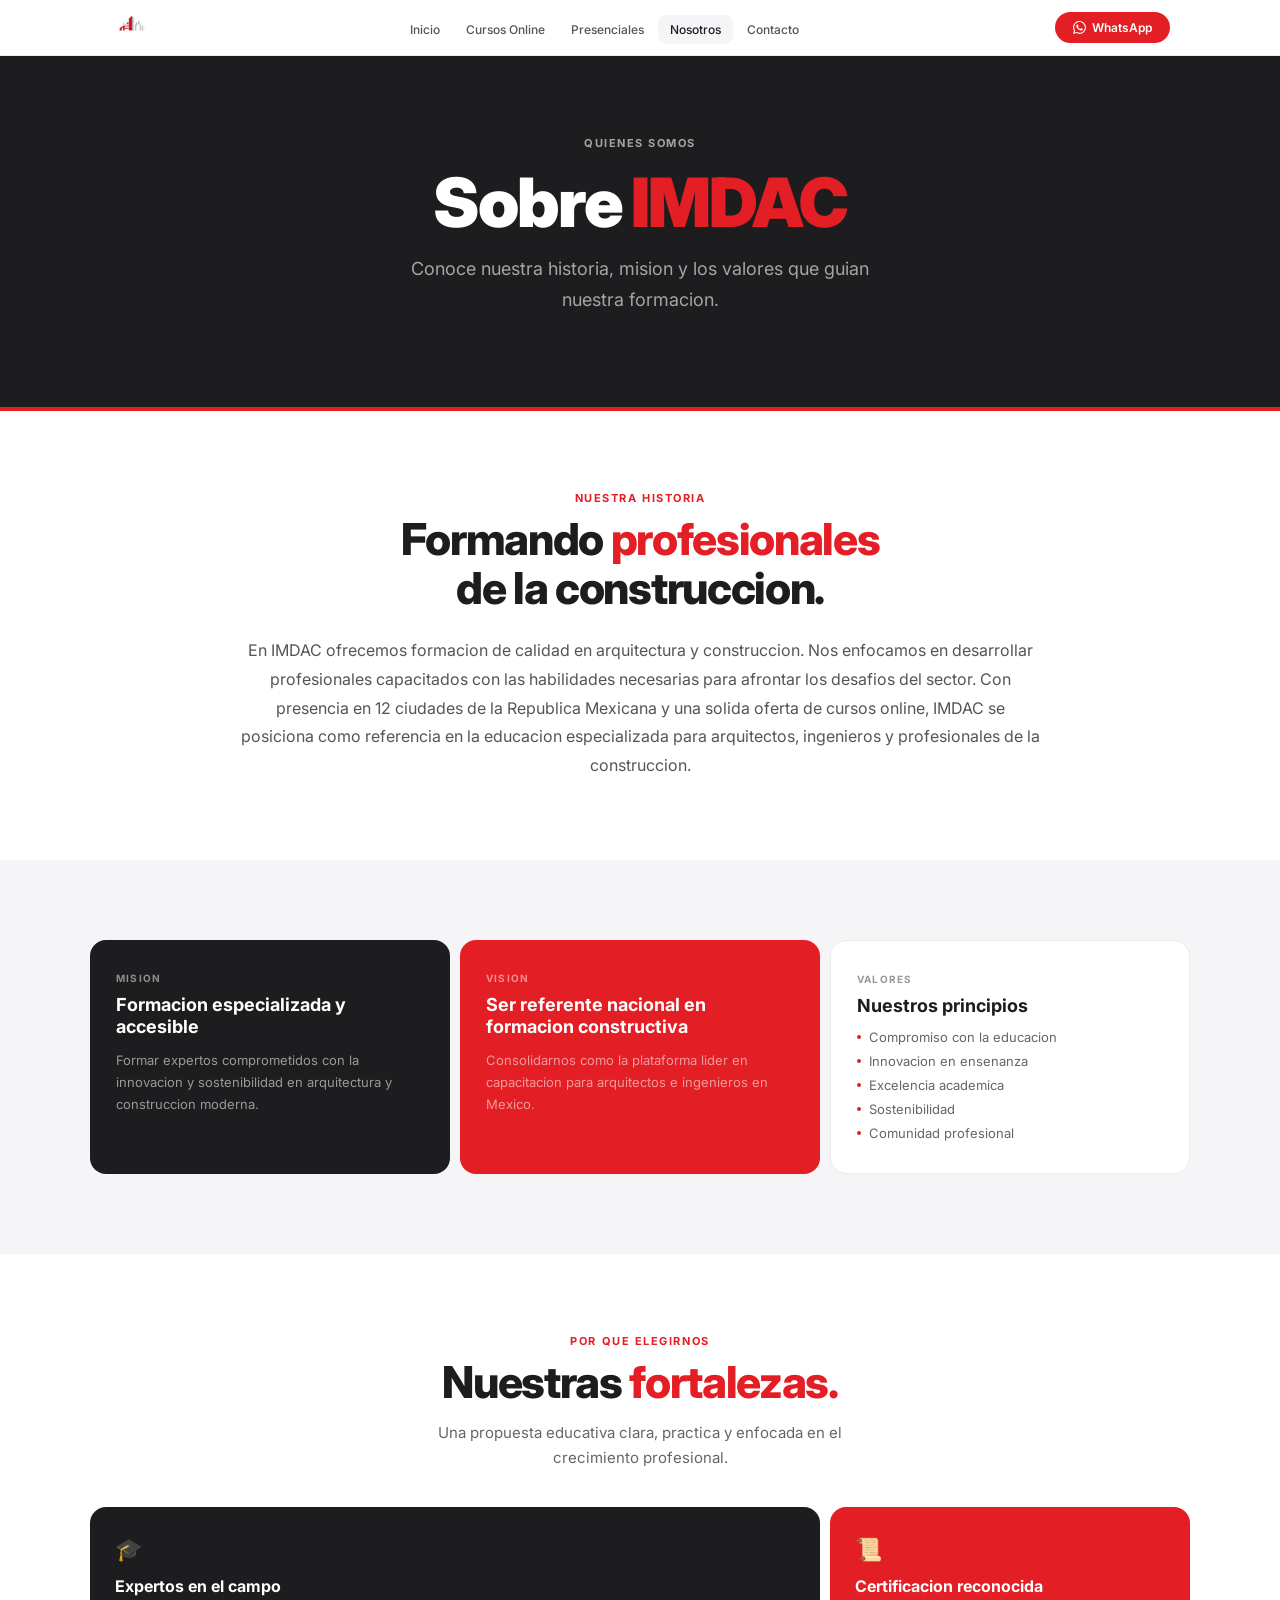
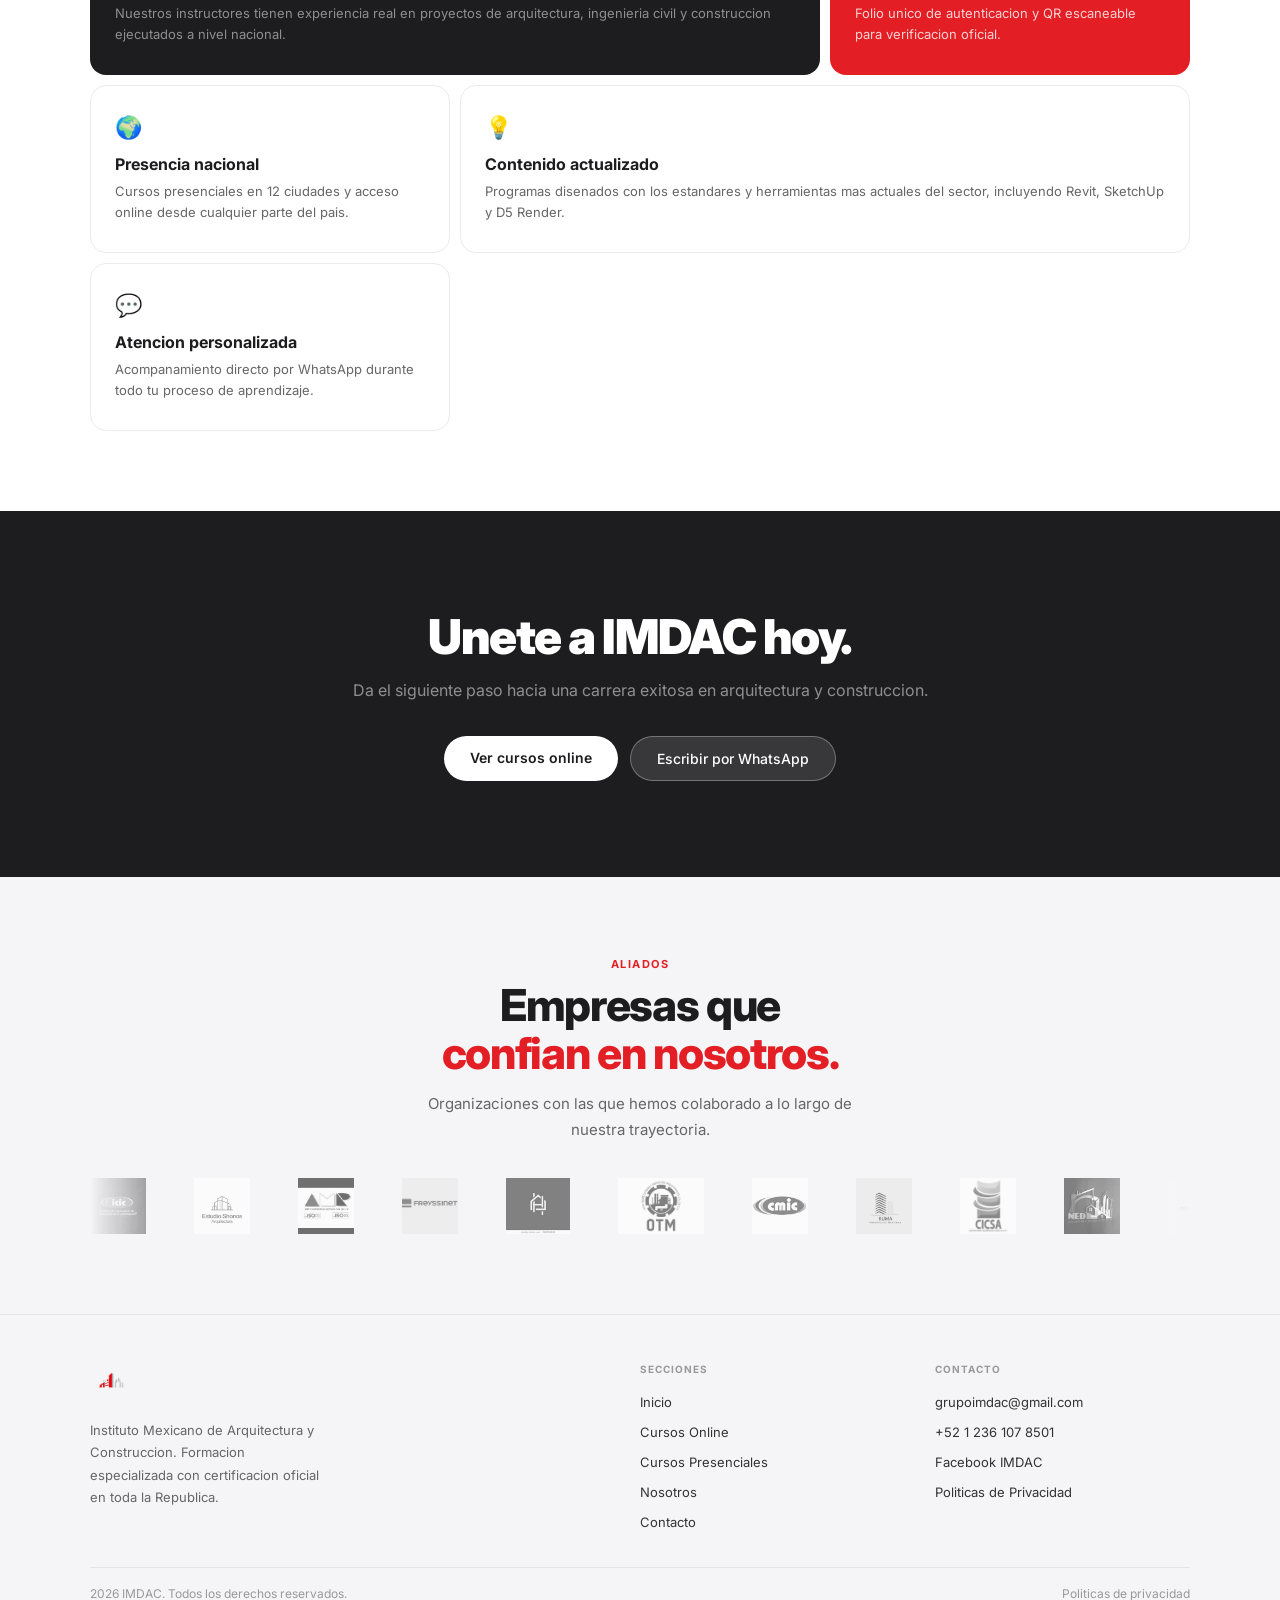
<file: pages/nosotros.html>
<!DOCTYPE html>
<html lang="es">
<head>
<meta charset="UTF-8">
<meta name="viewport" content="width=device-width, initial-scale=1.0">
<title>Nosotros - IMDAC</title>
<link rel="preconnect" href="https://fonts.googleapis.com">
<link href="https://fonts.googleapis.com/css2?family=Inter:wght@400;500;600;700;800;900&display=swap" rel="stylesheet">
<style>
*{box-sizing:border-box;margin:0;padding:0}
body{font-family:'Inter',sans-serif;background:#fff;color:#1d1d1f;overflow-x:hidden;-webkit-font-smoothing:antialiased}
img{max-width:100%;display:block}a{text-decoration:none;color:inherit}ul{list-style:none}
.nav{position:sticky;top:0;z-index:999;background:rgba(255,255,255,0.95);backdrop-filter:blur(10px);border-bottom:1px solid #eee;height:56px}
.nav-i{max-width:1100px;margin:0 auto;padding:0 20px;height:100%;display:flex;align-items:center;justify-content:space-between}
.brand{display:flex;align-items:center;gap:10px}.brand img{height:36px}.brand b{font-size:14px;font-weight:700}
.navlinks{display:flex;gap:2px}.navlinks a{font-size:12px;color:#555;padding:7px 12px;border-radius:8px;font-weight:500;transition:all .2s}.navlinks a:hover,.navlinks a.on{background:#f5f5f7;color:#1d1d1f}
.nwa{background:#E31E24;color:#fff;font-size:12px;font-weight:600;padding:8px 18px;border-radius:50px;display:flex;align-items:center;gap:6px}.nwa:hover{background:#c41a1f}
.hbg{display:none;flex-direction:column;gap:5px;cursor:pointer;padding:5px}.hbg span{display:block;width:24px;height:2px;background:#1d1d1f;border-radius:2px}
.mobnav{display:none;background:#fff;border-bottom:1px solid #eee;padding:12px 20px}
.mobnav a{display:block;padding:11px 0;font-size:15px;font-weight:500;color:#1d1d1f;border-bottom:1px solid #f5f5f5}
.mobnav a:last-child{border:none;color:#E31E24;padding-top:14px}.mobnav.open{display:block}
.hero{position:relative;min-height:90vh;display:flex;align-items:center;justify-content:center;text-align:center;padding:100px 20px 80px}
.hero-bg::before{content:'';position:absolute;inset:0;background:linear-gradient(180deg,rgba(255,255,255,0.88) 0%,rgba(255,255,255,0.75) 50%,rgba(255,255,255,0.93) 100%)}
.hero-dark{background:#1d1d1f;min-height:260px;padding:80px 20px 60px}.hero-dark::after{content:'';position:absolute;bottom:0;left:0;right:0;height:4px;background:#E31E24}
.hero-c{position:relative;z-index:1;max-width:720px;margin:0 auto}
.hero-label{font-size:11px;font-weight:700;letter-spacing:.14em;text-transform:uppercase;color:#E31E24;display:block;margin-bottom:18px}
.hero-dark .hero-label{color:rgba(255,255,255,0.6)}
.hero h1{font-size:clamp(32px,6vw,68px);font-weight:900;letter-spacing:-.03em;line-height:1;color:#1d1d1f;margin-bottom:18px}
.hero-dark h1{color:#fff}.hero h1 em{color:#E31E24;font-style:normal}
.hero-sub{font-size:clamp(14px,2vw,18px);color:#555;line-height:1.7;max-width:500px;margin:0 auto 36px}
.hero-dark .hero-sub{color:rgba(255,255,255,0.6)}
.hero-btns{display:flex;gap:12px;justify-content:center;flex-wrap:wrap;margin-bottom:52px}
.stats{display:flex;gap:40px;justify-content:center;border-top:1px solid rgba(0,0,0,0.1);padding-top:36px}
.stat-n{font-size:36px;font-weight:900;letter-spacing:-.03em;color:#1d1d1f;line-height:1}.stat-n em{color:#E31E24;font-style:normal}
.stat-l{font-size:11px;color:#888;letter-spacing:.04em;text-transform:uppercase;margin-top:4px}
.btn-r{background:#E31E24;color:#fff;padding:13px 26px;border-radius:50px;font-size:14px;font-weight:600;display:inline-flex;align-items:center;gap:7px;transition:all .2s}.btn-r:hover{background:#c41a1f;transform:translateY(-1px)}
.btn-g{background:rgba(255,255,255,0.9);color:#1d1d1f;padding:13px 26px;border-radius:50px;font-size:14px;font-weight:500;border:1px solid #ddd}
.btn-w{background:#fff;color:#1d1d1f;padding:13px 26px;border-radius:50px;font-size:14px;font-weight:600}.btn-w:hover{background:#f0f0f0}
.btn-o{background:rgba(255,255,255,0.12);color:#fff;padding:13px 26px;border-radius:50px;font-size:14px;font-weight:500;border:1px solid rgba(255,255,255,0.3)}
.btn-dark{background:#1d1d1f;color:#fff;padding:13px 26px;border-radius:50px;font-size:14px;font-weight:600;display:inline-flex;align-items:center;gap:7px}
.sec{padding:80px 20px}.sec-c{max-width:1100px;margin:0 auto}.gray{background:#f5f5f7}
.sec-tag{font-size:11px;font-weight:700;letter-spacing:.14em;text-transform:uppercase;color:#E31E24;display:block;margin-bottom:10px;text-align:center}
.sec-tit{font-size:clamp(24px,4vw,44px);font-weight:800;letter-spacing:-.03em;line-height:1.1;color:#1d1d1f;text-align:center;margin-bottom:14px}
.sec-tit em{color:#E31E24;font-style:normal}
.sec-desc{font-size:15px;color:#666;line-height:1.7;max-width:460px;margin:0 auto 44px;text-align:center}
.bento{display:grid;grid-template-columns:repeat(3,1fr);gap:10px}
.bc{background:#fff;border-radius:16px;padding:28px 24px;border:1px solid #ebebeb}.bc.wide{grid-column:span 2}
.bc.dk{background:#1d1d1f;border-color:transparent}.bc.rd{background:#E31E24;border-color:transparent}
.bc-icon{font-size:22px;margin-bottom:14px;display:block}
.bc h3{font-size:16px;font-weight:700;margin-bottom:7px;color:#1d1d1f}.bc.dk h3,.bc.rd h3{color:#fff}
.bc p{font-size:13px;line-height:1.65;color:#666}.bc.dk p{color:rgba(255,255,255,0.5)}.bc.rd p{color:rgba(255,255,255,0.8)}
.wrap{position:relative;margin:0 -20px}.outer{overflow:hidden;padding:6px 20px 14px;cursor:grab;-webkit-user-select:none;user-select:none}.outer:active{cursor:grabbing}
.track{display:flex;gap:14px;width:max-content;transition:transform .3s ease}
.cnav{display:flex;align-items:center;justify-content:center;gap:10px;margin-top:20px}
.cbtn{width:34px;height:34px;border-radius:50%;border:1px solid #ddd;background:#fff;cursor:pointer;display:flex;align-items:center;justify-content:center;font-size:13px;color:#1d1d1f}.cbtn:hover{background:#f5f5f7}
.cdots{display:flex;gap:5px;align-items:center}.cdot{width:6px;height:6px;border-radius:50%;background:rgba(0,0,0,0.15);cursor:pointer;transition:all .2s}.cdot.on{background:#E31E24;width:16px;border-radius:3px}
.ccard{width:300px;flex-shrink:0;background:#fff;border-radius:16px;overflow:hidden;border:1px solid #ebebeb;transition:all .2s;display:flex;flex-direction:column}
.ccard:hover{transform:translateY(-3px);box-shadow:0 10px 32px rgba(0,0,0,0.09)}
.ccard-img{position:relative;height:170px;overflow:hidden;flex-shrink:0}.ccard-img img{width:100%;height:100%;object-fit:cover;transition:transform .4s}.ccard:hover .ccard-img img{transform:scale(1.05)}
.ccard-num{position:absolute;top:10px;left:10px;background:#E31E24;color:#fff;font-size:10px;font-weight:700;padding:3px 9px;border-radius:50px}
.ccard-body{padding:18px;display:flex;flex-direction:column;flex:1}
.ccard-body h3{font-size:13px;font-weight:700;line-height:1.35;margin-bottom:4px;color:#1d1d1f}
.ccard-pon{font-size:11px;color:#888;margin-bottom:12px}
.ccard-tem{background:#f5f5f7;border-radius:8px;padding:10px 12px;margin-bottom:12px}
.ccard-tem-title{font-size:9px;font-weight:700;letter-spacing:.12em;text-transform:uppercase;color:#E31E24;margin-bottom:7px}
.ccard-tem ul{display:flex;flex-direction:column;gap:4px}
.ccard-tem li{font-size:10px;color:#333;display:flex;align-items:flex-start;gap:6px;line-height:1.4}
.ccard-tem li::before{content:'';width:3px;height:3px;background:#E31E24;border-radius:50%;flex-shrink:0;margin-top:4px}
.ccard-cert{font-size:10px;color:#888;border-left:2px solid #E31E24;padding:5px 8px;margin-bottom:12px}
.ccard-cert strong{display:block;font-size:11px;color:#1d1d1f;margin-bottom:1px}
.ccard-btn{display:flex;align-items:center;justify-content:center;gap:5px;padding:10px;background:#1d1d1f;color:#fff;border-radius:50px;font-size:12px;font-weight:600;transition:all .2s;margin-top:auto}.ccard-btn:hover{background:#E31E24}
.cursos-grid{display:grid;grid-template-columns:repeat(3,1fr);gap:20px}.cursos-grid .ccard{width:100%}
.acard{width:260px;flex-shrink:0;border-radius:14px;overflow:hidden;aspect-ratio:1}.acard img{width:100%;height:100%;object-fit:cover}.acard.wide{width:380px;aspect-ratio:16/9}
.mv-grid{display:grid;grid-template-columns:repeat(3,1fr);gap:10px}
.mvc{border-radius:16px;padding:32px 26px}.mvc.c1{background:#1d1d1f}.mvc.c2{background:#E31E24}.mvc.c3{background:#fff;border:1px solid #ebebeb}
.mv-lbl{font-size:10px;font-weight:700;letter-spacing:.12em;text-transform:uppercase;color:rgba(255,255,255,0.5);margin-bottom:10px}.mvc.c3 .mv-lbl{color:#999}
.mvc h3{font-size:18px;font-weight:700;line-height:1.2;margin-bottom:12px;color:#fff}.mvc.c3 h3{color:#1d1d1f}
.mvc p{font-size:13px;color:rgba(255,255,255,0.55);line-height:1.7}.mvc.c3 p{color:#666}
.mv-vals{display:flex;flex-direction:column;gap:8px;margin-top:4px}.mv-vals li{font-size:13px;color:#666;display:flex;align-items:center;gap:8px}.mv-vals li::before{content:'';width:4px;height:4px;background:#E31E24;border-radius:50%;flex-shrink:0}
.sedes-grid{display:grid;grid-template-columns:repeat(4,1fr);gap:10px}
.scard{background:#fff;border-radius:12px;padding:18px 16px;border:1px solid #ebebeb;transition:all .2s}.scard:hover{border-color:#E31E24;transform:translateY(-2px)}
.scard-fecha{font-size:10px;font-weight:700;color:#E31E24;letter-spacing:.06em;margin-bottom:6px;display:block}
.scard-ciudad{font-size:14px;font-weight:700;color:#1d1d1f}.scard-estado{font-size:11px;color:#888;margin-top:2px}
.scard-wa{display:inline-block;font-size:11px;color:#E31E24;font-weight:600;margin-top:12px}
.pgrid{display:grid;grid-template-columns:repeat(3,1fr);gap:10px}
.paso{background:#fff;border-radius:16px;padding:28px 24px;border:1px solid #ebebeb}
.paso-n{width:42px;height:42px;background:#E31E24;color:#fff;border-radius:50%;display:flex;align-items:center;justify-content:center;font-size:17px;font-weight:800;margin-bottom:18px}
.paso h3{font-size:16px;font-weight:700;margin-bottom:7px}.paso p{font-size:13px;color:#666;line-height:1.65}
.cta-sec{background:#1d1d1f;padding:96px 20px;text-align:center}
.cta-sec h2{font-size:clamp(26px,4vw,48px);font-weight:900;letter-spacing:-.03em;color:#fff;margin-bottom:14px}
.cta-sec p{font-size:16px;color:rgba(255,255,255,0.5);margin-bottom:36px}
.cta-btns{display:flex;gap:12px;justify-content:center;flex-wrap:wrap}
.contact-grid{display:grid;grid-template-columns:repeat(2,1fr);gap:20px;margin-top:44px}
.contact-card{background:#fff;border-radius:16px;padding:36px 28px;text-align:center;border:1px solid #ebebeb;transition:all .2s}.contact-card:hover{border-color:#E31E24;transform:translateY(-3px)}
.contact-icon{font-size:2.2rem;margin-bottom:18px;display:block}
.contact-card h3{font-size:17px;font-weight:700;margin-bottom:8px}.contact-card p{font-size:13px;color:#666;margin-bottom:4px}
.contact-card strong{font-size:15px;color:#1d1d1f;display:block;margin-bottom:18px}
.footer{background:#f5f5f7;border-top:1px solid #e5e5e5;padding:48px 20px 24px}
.footer-i{max-width:1100px;margin:0 auto}
.footer-grid{display:grid;grid-template-columns:2fr 1fr 1fr;gap:40px;margin-bottom:36px}
.fbrand{display:flex;align-items:center;gap:10px;margin-bottom:12px}.fbrand img{height:34px}.fbrand span{font-size:14px;font-weight:700}
.fdesc{font-size:13px;color:#666;line-height:1.7;max-width:230px}
.footer h4{font-size:10px;font-weight:700;letter-spacing:.1em;text-transform:uppercase;color:#999;margin-bottom:16px}
.footer ul{display:flex;flex-direction:column;gap:10px}.footer ul a{font-size:13px;color:#333;transition:color .2s}.footer ul a:hover{color:#E31E24}
.fbot{border-top:1px solid #e5e5e5;padding-top:18px;display:flex;justify-content:space-between;font-size:12px;color:#999}
@media(max-width:1024px){.bento,.mv-grid,.pgrid{grid-template-columns:repeat(2,1fr)}.bc.wide{grid-column:span 2}.sedes-grid{grid-template-columns:repeat(3,1fr)}.cursos-grid{grid-template-columns:repeat(2,1fr)}}
@media(max-width:768px){.navlinks,.nwa{display:none}.hbg{display:flex}.stats{gap:20px}.stat-n{font-size:28px}.hero-btns{flex-direction:column;align-items:center}.bento,.mv-grid,.pgrid,.contact-grid{grid-template-columns:1fr}.bc.wide{grid-column:span 1}.sedes-grid{grid-template-columns:repeat(2,1fr)}.ccard{width:260px}.acard{width:200px}.acard.wide{width:300px}.footer-grid{grid-template-columns:1fr;gap:28px}.fbot{flex-direction:column;gap:6px;text-align:center}.cursos-grid{grid-template-columns:1fr}}

@keyframes slideLeft{from{opacity:0;transform:translateX(-50px)}to{opacity:1;transform:translateX(0)}}
.ha{opacity:0;animation:slideLeft .8s cubic-bezier(.22,1,.36,1) forwards}
.ha1{animation-delay:.05s}.ha2{animation-delay:.2s}.ha3{animation-delay:.4s}.ha4{animation-delay:.6s}.ha5{animation-delay:.8s}
.reviews-wrap{overflow:hidden;-webkit-mask-image:linear-gradient(to right,transparent,#000 8%,#000 92%,transparent);mask-image:linear-gradient(to right,transparent,#000 8%,#000 92%,transparent)}
.reviews-track{display:flex;gap:16px;width:max-content;animation:rvScroll 40s linear infinite}
.reviews-track:hover{animation-play-state:paused}
@keyframes rvScroll{from{transform:translateX(0)}to{transform:translateX(-50%)}}
.rcard{width:290px;flex-shrink:0;background:#fff;border-radius:16px;border:1px solid #ebebeb;padding:22px;display:flex;flex-direction:column;gap:10px}
.rcard-stars{color:#E31E24;font-size:13px;letter-spacing:1px}
.rcard-text{font-size:12.5px;color:#444;line-height:1.75;flex:1}
.rcard-author{display:flex;align-items:center;gap:10px;margin-top:4px}
.rcard-av{width:36px;height:36px;border-radius:50%;background:#E31E24;color:#fff;display:flex;align-items:center;justify-content:center;font-weight:700;font-size:13px;flex-shrink:0}
.rcard-name{font-size:13px;font-weight:700;color:#1d1d1f}
.rcard-role{font-size:11px;color:#999}
.sedes-filters{display:flex;flex-wrap:wrap;gap:8px;justify-content:center;margin-bottom:28px}
.sf-btn{padding:7px 18px;border-radius:50px;border:1px solid #ddd;background:#fff;font-size:12px;font-weight:600;cursor:pointer;color:#555;transition:all .2s}
.sf-btn:hover,.sf-btn.on{background:#E31E24;color:#fff;border-color:#E31E24}
.aliados-wrap{overflow:hidden;-webkit-mask-image:linear-gradient(to right,transparent,#000 8%,#000 92%,transparent);mask-image:linear-gradient(to right,transparent,#000 8%,#000 92%,transparent)}
.aliados-track{display:flex;gap:48px;width:max-content;animation:alScroll 45s linear infinite;align-items:center}
.aliados-track:hover{animation-play-state:paused}
@keyframes alScroll{from{transform:translateX(0)}to{transform:translateX(-50%)}}
.al-logo{height:56px;width:auto;max-width:130px;object-fit:contain;filter:grayscale(100%);opacity:.55;transition:all .3s}
.al-logo:hover{filter:grayscale(0);opacity:1}
</style>


</head>
<body>
<nav class="nav">
  <div class="nav-i">
    <a href="../index.html" class="brand"><img src="../assets/logo/imdac-logo-new.png" alt="IMDAC" style="height:44px"></a>
    <ul class="navlinks"><li><a href="../index.html">Inicio</a></li><li><a href="../pages/cursos-online.html">Cursos Online</a></li><li><a href="../pages/cursos-presenciales.html">Presenciales</a></li><li><a href="../pages/nosotros.html" class='on'>Nosotros</a></li><li><a href="../pages/contacto.html">Contacto</a></li></ul>
    <a href="#" class="nwa wa-auto" data-msg="Hola, informes IMDAC"><svg width="13" height="13" viewBox="0 0 24 24" fill="currentColor"><path d="M17.472 14.382c-.297-.149-1.758-.867-2.03-.967-.273-.099-.471-.148-.67.15-.197.297-.767.966-.94 1.164-.173.199-.347.223-.644.075-.297-.15-1.255-.463-2.39-1.475-.883-.788-1.48-1.761-1.653-2.059-.173-.297-.018-.458.13-.606.134-.133.298-.347.446-.52.149-.174.198-.298.298-.497.099-.198.05-.371-.025-.52-.075-.149-.669-1.612-.916-2.207-.242-.579-.487-.5-.669-.51-.173-.008-.371-.01-.57-.01-.198 0-.52.074-.792.372-.272.297-1.04 1.016-1.04 2.479 0 1.462 1.065 2.875 1.213 3.074.149.198 2.096 3.2 5.077 4.487.709.306 1.262.489 1.694.625.712.227 1.36.195 1.871.118.571-.085 1.758-.719 2.006-1.413.248-.694.248-1.289.173-1.413-.074-.124-.272-.198-.57-.347m-5.421 7.403h-.004a9.87 9.87 0 01-5.031-1.378l-.361-.214-3.741.982.998-3.648-.235-.374a9.86 9.86 0 01-1.51-5.26c.001-5.45 4.436-9.884 9.888-9.884 2.64 0 5.122 1.03 6.988 2.898a9.825 9.825 0 012.893 6.994c-.003 5.45-4.437 9.884-9.885 9.884m8.413-18.297A11.815 11.815 0 0012.05 0C5.495 0 .16 5.335.157 11.892c0 2.096.547 4.142 1.588 5.945L.057 24l6.305-1.654a11.882 11.882 0 005.683 1.448h.005c6.554 0 11.89-5.335 11.893-11.893a11.821 11.821 0 00-3.48-8.413z"/></svg>WhatsApp</a>
    <div class="hbg" id="hbg"><span></span><span></span><span></span></div>
  </div>
  <div class="mobnav" id="mobnav"><a href="../index.html">Inicio</a><a href="../pages/cursos-online.html">Cursos Online</a><a href="../pages/cursos-presenciales.html">Presenciales</a><a href="../pages/nosotros.html">Nosotros</a><a href="../pages/contacto.html">Contacto</a><a href="#" class="wa-auto" data-msg="Hola, informes IMDAC">WhatsApp</a></div>
</nav>
<section class="hero hero-dark" style="position:relative">
  <div class="hero-c">
    <span class="hero-label">Quienes somos</span>
    <h1>Sobre <em>IMDAC</em></h1>
    <p class="hero-sub">Conoce nuestra historia, mision y los valores que guian nuestra formacion.</p>
  </div>
</section>
<section class="sec"><div class="sec-c" style="max-width:800px">
  <span class="sec-tag">Nuestra Historia</span>
  <h2 class="sec-tit">Formando <em>profesionales</em><br>de la construccion.</h2>
  <p style="font-size:16px;color:#555;line-height:1.8;margin-top:24px;text-align:center">En IMDAC ofrecemos formacion de calidad en arquitectura y construccion. Nos enfocamos en desarrollar profesionales capacitados con las habilidades necesarias para afrontar los desafios del sector. Con presencia en 12 ciudades de la Republica Mexicana y una solida oferta de cursos online, IMDAC se posiciona como referencia en la educacion especializada para arquitectos, ingenieros y profesionales de la construccion.</p>
</div></section>
<section class="sec gray"><div class="sec-c">
  <div class="mv-grid">
    <div class="mvc c1"><div class="mv-lbl">Mision</div><h3>Formacion especializada y accesible</h3><p>Formar expertos comprometidos con la innovacion y sostenibilidad en arquitectura y construccion moderna.</p></div>
    <div class="mvc c2"><div class="mv-lbl">Vision</div><h3>Ser referente nacional en formacion constructiva</h3><p>Consolidarnos como la plataforma lider en capacitacion para arquitectos e ingenieros en Mexico.</p></div>
    <div class="mvc c3"><div class="mv-lbl">Valores</div><h3>Nuestros principios</h3><ul class="mv-vals"><li>Compromiso con la educacion</li><li>Innovacion en ensenanza</li><li>Excelencia academica</li><li>Sostenibilidad</li><li>Comunidad profesional</li></ul></div>
  </div>
</div></section>
<section class="sec"><div class="sec-c">
  <span class="sec-tag">Por que elegirnos</span>
  <h2 class="sec-tit">Nuestras <em>fortalezas.</em></h2>
  <p class="sec-desc" style="margin-bottom:36px">Una propuesta educativa clara, practica y enfocada en el crecimiento profesional.</p>
  <div class="bento">
    <div class="bc wide dk"><span class="bc-icon">&#127891;</span><h3>Expertos en el campo</h3><p>Nuestros instructores tienen experiencia real en proyectos de arquitectura, ingenieria civil y construccion ejecutados a nivel nacional.</p></div>
    <div class="bc rd"><span class="bc-icon">&#128220;</span><h3>Certificacion reconocida</h3><p>Folio unico de autenticacion y QR escaneable para verificacion oficial.</p></div>
    <div class="bc"><span class="bc-icon">&#127757;</span><h3>Presencia nacional</h3><p>Cursos presenciales en 12 ciudades y acceso online desde cualquier parte del pais.</p></div>
    <div class="bc wide"><span class="bc-icon">&#128161;</span><h3>Contenido actualizado</h3><p>Programas disenados con los estandares y herramientas mas actuales del sector, incluyendo Revit, SketchUp y D5 Render.</p></div>
    <div class="bc"><span class="bc-icon">&#128172;</span><h3>Atencion personalizada</h3><p>Acompanamiento directo por WhatsApp durante todo tu proceso de aprendizaje.</p></div>
  </div>
</div></section>
<section class="cta-sec">
  <h2>Unete a IMDAC hoy.</h2>
  <p>Da el siguiente paso hacia una carrera exitosa en arquitectura y construccion.</p>
  <div class="cta-btns">
    <a href="cursos-online.html" class="btn-w">Ver cursos online</a>
    <a href="#" class="btn-o wa-auto" data-msg="Hola, quiero saber mas sobre IMDAC">Escribir por WhatsApp</a>
  </div>
</section>

<section class="sec gray"><div class="sec-c">
  <span class="sec-tag">Aliados</span>
  <h2 class="sec-tit">Empresas que<br><em>confian en nosotros.</em></h2>
  <p class="sec-desc" style="margin-bottom:36px">Organizaciones con las que hemos colaborado a lo largo de nuestra trayectoria.</p>
  <div class="aliados-wrap"><div class="aliados-track" id="aliadosTrack"></div></div>
</div></section>
<footer class="footer">
  <div class="footer-i">
    <div class="footer-grid">
      <div><div class="fbrand"><img src="../assets/logo/imdac-logo-new.png" alt="IMDAC" style="height:44px"></div>
      <p class="fdesc">Instituto Mexicano de Arquitectura y Construccion. Formacion especializada con certificacion oficial en toda la Republica.</p></div>
      <div><h4>Secciones</h4><ul>
        <li><a href="../index.html">Inicio</a></li>
        <li><a href="../pages/cursos-online.html">Cursos Online</a></li>
        <li><a href="../pages/cursos-presenciales.html">Cursos Presenciales</a></li>
        <li><a href="../pages/nosotros.html">Nosotros</a></li>
        <li><a href="../pages/contacto.html">Contacto</a></li>
      </ul></div>
      <div><h4>Contacto</h4><ul>
        <li><a href="mailto:grupoimdac@gmail.com">grupoimdac@gmail.com</a></li>
        <li><a href="#" class="wa-auto" data-msg="Hola, contacto IMDAC">+52 1 236 107 8501</a></li>
        <li><a href="https://www.facebook.com/IMDAC11" target="_blank">Facebook IMDAC</a></li>
        <li><a href="../pages/politicas.html">Politicas de Privacidad</a></li>
      </ul></div>
    </div>
    <div class="fbot"><span>2026 IMDAC. Todos los derechos reservados.</span><a href="../pages/politicas.html" style="color:#999">Politicas de privacidad</a></div>
  </div>
</footer>
<script>
var WA='5212361078501';
function waLink(m){return 'https://wa.me/'+WA+'?text='+encodeURIComponent(m);}
var WSVG='<svg width="13" height="13" viewBox="0 0 24 24" fill="currentColor"><path d="M17.472 14.382c-.297-.149-1.758-.867-2.03-.967-.273-.099-.471-.148-.67.15-.197.297-.767.966-.94 1.164-.173.199-.347.223-.644.075-.297-.15-1.255-.463-2.39-1.475-.883-.788-1.48-1.761-1.653-2.059-.173-.297-.018-.458.13-.606.134-.133.298-.347.446-.52.149-.174.198-.298.298-.497.099-.198.05-.371-.025-.52-.075-.149-.669-1.612-.916-2.207-.242-.579-.487-.5-.669-.51-.173-.008-.371-.01-.57-.01-.198 0-.52.074-.792.372-.272.297-1.04 1.016-1.04 2.479 0 1.462 1.065 2.875 1.213 3.074.149.198 2.096 3.2 5.077 4.487.709.306 1.262.489 1.694.625.712.227 1.36.195 1.871.118.571-.085 1.758-.719 2.006-1.413.248-.694.248-1.289.173-1.413-.074-.124-.272-.198-.57-.347m-5.421 7.403h-.004a9.87 9.87 0 01-5.031-1.378l-.361-.214-3.741.982.998-3.648-.235-.374a9.86 9.86 0 01-1.51-5.26c.001-5.45 4.436-9.884 9.888-9.884 2.64 0 5.122 1.03 6.988 2.898a9.825 9.825 0 012.893 6.994c-.003 5.45-4.437 9.884-9.885 9.884m8.413-18.297A11.815 11.815 0 0012.05 0C5.495 0 .16 5.335.157 11.892c0 2.096.547 4.142 1.588 5.945L.057 24l6.305-1.654a11.882 11.882 0 005.683 1.448h.005c6.554 0 11.89-5.335 11.893-11.893a11.821 11.821 0 00-3.48-8.413z"/></svg>';
var CURSOS=[
{n:'01',t:'Elaboracion de Numeros Generadores',p:'Tecnicas de medicion y calculo',img:'../assets/img/cursos/curso-01.jpg',tem:['Conceptos basicos de medicion en obra','Elaboracion de generadores por partida','Calculo de volumenes y cantidades','Control y verificacion de avances','Formatos y reportes de obra']},
{n:'02',t:'Laminas Arquitectonicas Profesionales',p:'Arq. Alesiram Sotelo Penuelas',img:'../assets/img/cursos/curso-02.jpg',tem:['Normas de dibujo arquitectonico','Plantas, cortes y fachadas','Detalles constructivos a escala','Presentacion digital de proyectos','Software AutoCAD aplicado']},
{n:'03',t:'Render Arquitectonico con D5 Render',p:'Ing. Edgar Santos Cano',img:'../assets/img/cursos/curso-03.jpg',tem:['Introduccion a D5 Render','Importacion de modelos 3D','Materiales y texturas realistas','Iluminacion natural y artificial','Exportacion y presentacion final']},
{n:'04',t:'Paisajismo',p:'Arq. Laura Elizabeth Espinosa',img:'../assets/img/cursos/curso-04.jpg',tem:['Principios del diseno de paisaje','Seleccion de especies vegetales','Diseno de espacios exteriores','Sustentabilidad en paisajismo','Proyectos de jardineria urbana']},
{n:'05',t:'Estimacion de Obra',p:'Ing. Enrique Guerrero',img:'../assets/img/cursos/curso-05.jpg',tem:['Lectura e interpretacion de planos','Catalogo de conceptos de obra','Analisis de precios unitarios','Presupuesto total de proyecto','Software de estimacion']},
{n:'06',t:'Cuantificacion de Volumenes en Obra Carretera',p:'Lic. Margarita Lopez Lara',img:'../assets/img/cursos/curso-06.jpg',tem:['Normativa SCT vigente','Terraceria y movimiento de tierra','Cuantificacion de pavimentos','Obras de drenaje y puentes','Control de calidad en carreteras']},
{n:'07',t:'Trabes AASHTO Fabricacion Montaje y Control',p:'Ing. Jorge Sanchez Hernandez',img:'../assets/img/cursos/curso-07.jpg',tem:['Normativa AASHTO aplicada','Proceso de fabricacion de trabes','Procedimiento de montaje y colado','Control de calidad estructural','Supervision y bitacora de obra']},
{n:'08',t:'Supervision Integral de Obra Civil e Industrial',p:'Arq. Luis Roberto Bautista Retama',img:'../assets/img/cursos/curso-08.jpg',tem:['Rol del supervisor de obra','Lectura critica de proyectos','Control de calidad y especificaciones','Seguridad e higiene en obra','Reportes y documentacion de avance']},
{n:'09',t:'Gerencia de Proyectos en Construccion',p:'Arq. Juan Pablo Hernandez Garcia',img:'../assets/img/cursos/curso-09.jpg',tem:['Fundamentos de project management','Planeacion y programacion de obra','Control de costos y presupuesto','Gestion de riesgos en proyectos','Liderazgo y trabajo en equipo']},
{n:'10',t:'Revit Arquitectura PRO',p:'Arq. Luis Francisco Mendoza Andrade',img:'../assets/img/cursos/curso-10.jpg',tem:['Entorno BIM y flujo de trabajo','Modelado arquitectonico en Revit','Familias y componentes parametricos','Documentacion y planos ejecutivos','Coordinacion de disciplinas BIM']},
{n:'11',t:'SketchUp Profesional Modelado Arquitectonico',p:'Arq. Luis Roberto Bautista Retama',img:'../assets/img/cursos/curso-11.jpg',tem:['Interfaz y herramientas basicas','Modelado de volumetrias y espacios','Aplicacion de materiales y texturas','Renderizado con extensiones','Presentacion de proyectos 3D']}
];
var SEDES=[{f:'21 FEB',c:'Puebla',e:'Puebla'},{f:'28 FEB',c:'Oaxaca',e:'Oaxaca'},{f:'7 MAR',c:'Tlaxcala',e:'Tlaxcala'},{f:'14 MAR',c:'Cuernavaca',e:'Morelos'},{f:'15 MAR',c:'Cuautla',e:'Morelos'},{f:'21 MAR',c:'Tulancingo',e:'Hidalgo'},{f:'22 MAR',c:'Pachuca',e:'Hidalgo'},{f:'28 MAR',c:'Xalapa',e:'Veracruz'},{f:'29 MAR',c:'Orizaba',e:'Veracruz'},{f:'12 ABR',c:'Veracruz Centro',e:'Veracruz'},{f:'18 ABR',c:'Villahermosa',e:'Tabasco'},{f:'19 ABR',c:'Coatzacoalcos',e:'Veracruz'}];
var ONLINE=[1,2,3,4,5,6,7,8,9,10,11,12].map(function(i){return '../assets/img/alumnos-online/alumno-online-'+(i<10?'0'+i:i)+'.jpg';});
var PRESENCIAL=['../assets/img/alumnos-presencial/alumno-presencial-01.jpg','../assets/img/alumnos-presencial/alumno-presencial-02.jpg'];
function Carousel(oID,tID,dID,pID,nID,pv){
  var o=document.getElementById(oID),t=document.getElementById(tID),d=document.getElementById(dID);
  if(!o||!t)return;pv=pv||3;var pos=0;
  function cs(){return Array.from(t.querySelectorAll('[data-c]'));}
  function mp(){return Math.max(0,cs().length-pv);}
  function go(n){pos=Math.max(0,Math.min(n,mp()));var c=cs(),w=c.length?c[0].offsetWidth+14:314;t.style.transform='translateX(-'+(pos*w)+'px)';if(d)d.querySelectorAll('.cdot').forEach(function(dot,i){dot.classList.toggle('on',i===pos);});}
  function bd(){if(!d)return;d.innerHTML='';for(var i=0;i<=mp();i++){var dot=document.createElement('div');dot.className='cdot'+(i===0?' on':'');(function(idx){dot.onclick=function(){go(idx);};})(i);d.appendChild(dot);}}
  var pb=document.getElementById(pID),nb=document.getElementById(nID);
  if(pb)pb.onclick=function(){go(pos-1);};if(nb)nb.onclick=function(){go(pos+1);};
  var sx=0,sp=0,drag=false;
  o.addEventListener('mousedown',function(e){drag=true;sx=e.clientX;sp=pos;});
  window.addEventListener('mousemove',function(e){if(!drag)return;var c=cs(),w=c.length?c[0].offsetWidth+14:314;go(sp+Math.round((sx-e.clientX)/w));});
  window.addEventListener('mouseup',function(){drag=false;});
  o.addEventListener('touchstart',function(e){sx=e.touches[0].clientX;sp=pos;},{passive:true});
  o.addEventListener('touchmove',function(e){var c=cs(),w=c.length?c[0].offsetWidth+14:314;go(sp+Math.round((sx-e.touches[0].clientX)/w));},{passive:true});
  window.addEventListener('resize',function(){bd();go(0);});
  bd();go(0);
}
function cursoCard(c){
  var tem=c.tem.map(function(t){return '<li>'+t+'</li>';}).join('');
  return '<div class="ccard" data-c><div class="ccard-img"><img src="'+c.img+'" alt="'+c.t+'" loading="lazy"><span class="ccard-num">'+c.n+'</span></div><div class="ccard-body"><h3>'+c.t+'</h3><p class="ccard-pon">'+c.p+'</p><div class="ccard-tem"><div class="ccard-tem-title">Temario</div><ul>'+tem+'</ul></div><div class="ccard-cert"><strong>Certificado con valor curricular</strong>Folio unico y QR verificable</div><a href="'+waLink('Hola, me interesa el curso: '+c.t)+'" target="_blank" class="ccard-btn">'+WSVG+' Inscribirse</a></div></div>';
}
function initPage(){
  var hbg=document.getElementById('hbg'),mob=document.getElementById('mobnav');
  if(hbg&&mob)hbg.onclick=function(){mob.classList.toggle('open');};
  document.querySelectorAll('.wa-auto').forEach(function(el){el.href=waLink(el.getAttribute('data-msg'));});
  var ct=document.getElementById('cursosTrack');
  if(ct){ct.innerHTML=CURSOS.map(cursoCard).join('');Carousel('cursosOuter','cursosTrack','cursosDots','cursosPrev','cursosNext',3);}
  var cg=document.getElementById('cursosGrid');
  if(cg){cg.innerHTML=CURSOS.map(function(c){var tem=c.tem.map(function(t){return '<li>'+t+'</li>';}).join('');return '<div class="ccard" style="width:100%"><div class="ccard-img"><img src="'+c.img+'" alt="'+c.t+'" loading="lazy"><span class="ccard-num">'+c.n+'</span></div><div class="ccard-body"><h3>'+c.t+'</h3><p class="ccard-pon">'+c.p+'</p><div class="ccard-tem"><div class="ccard-tem-title">Temario</div><ul>'+tem+'</ul></div><div class="ccard-cert"><strong>Certificado con valor curricular</strong>Folio unico y QR verificable</div><a href="'+waLink('Hola, me interesa el curso: '+c.t)+'" target="_blank" class="ccard-btn">'+WSVG+' Inscribirse</a></div></div>';}).join('');}
  var at=document.getElementById('alumnosTrack');
  if(at){at.innerHTML=ONLINE.map(function(s){return '<div class="acard" data-c><img src="'+s+'" alt="Alumno IMDAC" loading="lazy"></div>';}).join('')+PRESENCIAL.map(function(s){return '<div class="acard wide" data-c><img src="'+s+'" alt="Alumno presencial" loading="lazy"></div>';}).join('');Carousel('alumnosOuter','alumnosTrack','alumnosDots','alumnosPrev','alumnosNext',4);}
  var sg=document.getElementById('sedesGrid');
  if(sg){sg.innerHTML=SEDES.map(function(s){return '<div class="scard"><span class="scard-fecha">'+s.f+'</span><div class="scard-ciudad">'+s.c+'</div><div class="scard-estado">'+s.e+'</div><a href="'+waLink('Hola, informes sede '+s.c)+'" target="_blank" class="scard-wa">Informes</a></div>';}).join('');}
}
document.addEventListener('DOMContentLoaded',initPage);

// ---- ALIADOS ----
(function(){
  var at=document.getElementById('aliadosTrack');
  if(!at)return;
  var imgs=["aliado-01.jpg", "aliado-02.webp", "aliado-03.jpg", "aliado-04.jpg", "aliado-05.jpg", "aliado-06.png", "aliado-07.jpg", "aliado-08.jpg", "aliado-09.jpg", "aliado-10.jpg", "aliado-11.jpg", "aliado-12.jpg", "aliado-13.avif", "aliado-14.png", "aliado-15.png", "aliado-16.jpg", "aliado-17.jpg", "aliado-18.png", "aliado-19.jpg", "aliado-20.jpg", "aliado-21.jpg"];
  var all=imgs.concat(imgs);
  at.innerHTML=all.map(function(f){return '<img src="../assets/img/aliados/'+f+'" alt="Aliado IMDAC" class="al-logo" loading="lazy">';}).join('');
})();

</script>

<script src="../track.js"></script>
<script>imdacTrack('Nosotros');</script>

</body>
</html>
</file>
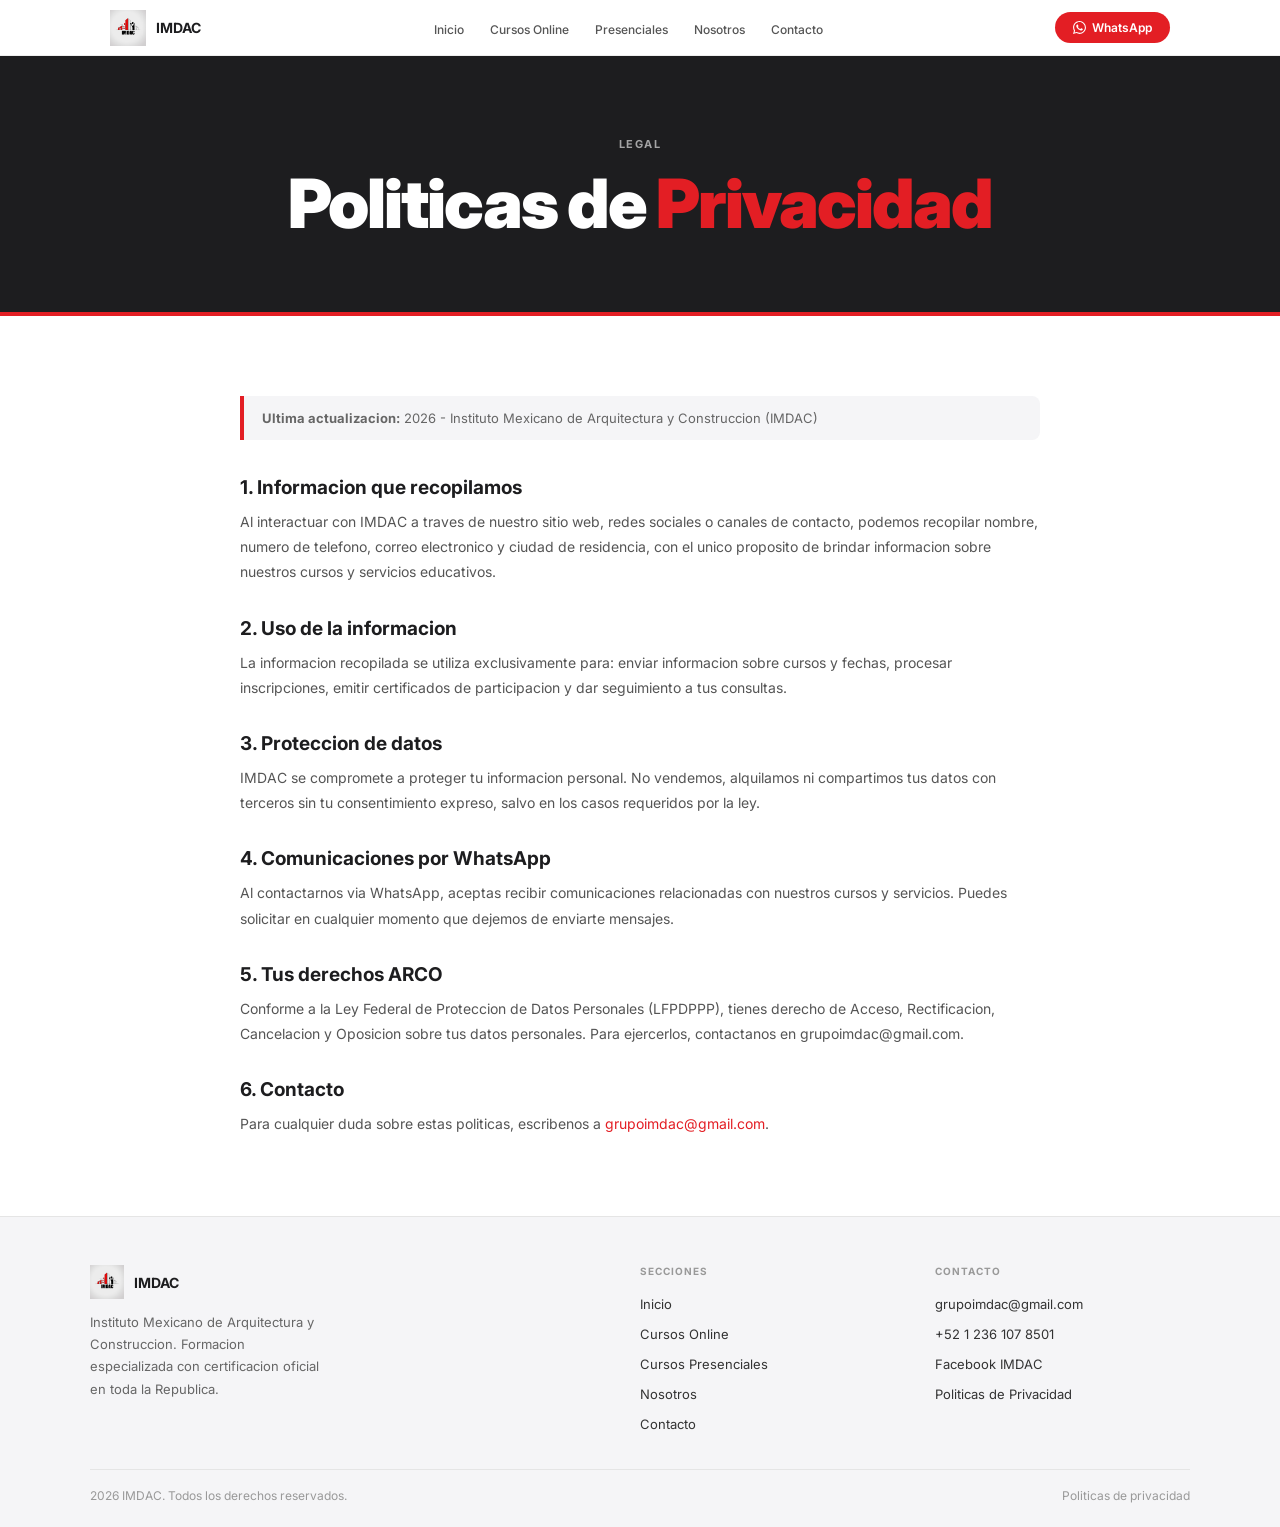
<file: pages/politicas.html>
<!DOCTYPE html>
<html lang="es">
<head>
<meta charset="UTF-8">
<meta name="viewport" content="width=device-width, initial-scale=1.0">
<title>Politicas de Privacidad - IMDAC</title>
<link rel="preconnect" href="https://fonts.googleapis.com">
<link href="https://fonts.googleapis.com/css2?family=Inter:wght@400;500;600;700;800;900&display=swap" rel="stylesheet">
<style>
*{box-sizing:border-box;margin:0;padding:0}
body{font-family:'Inter',sans-serif;background:#fff;color:#1d1d1f;overflow-x:hidden;-webkit-font-smoothing:antialiased}
img{max-width:100%;display:block}a{text-decoration:none;color:inherit}ul{list-style:none}
.nav{position:sticky;top:0;z-index:999;background:rgba(255,255,255,0.95);backdrop-filter:blur(10px);border-bottom:1px solid #eee;height:56px}
.nav-i{max-width:1100px;margin:0 auto;padding:0 20px;height:100%;display:flex;align-items:center;justify-content:space-between}
.brand{display:flex;align-items:center;gap:10px}.brand img{height:36px}.brand b{font-size:14px;font-weight:700}
.navlinks{display:flex;gap:2px}.navlinks a{font-size:12px;color:#555;padding:7px 12px;border-radius:8px;font-weight:500;transition:all .2s}.navlinks a:hover,.navlinks a.on{background:#f5f5f7;color:#1d1d1f}
.nwa{background:#E31E24;color:#fff;font-size:12px;font-weight:600;padding:8px 18px;border-radius:50px;display:flex;align-items:center;gap:6px}.nwa:hover{background:#c41a1f}
.hbg{display:none;flex-direction:column;gap:5px;cursor:pointer;padding:5px}.hbg span{display:block;width:24px;height:2px;background:#1d1d1f;border-radius:2px}
.mobnav{display:none;background:#fff;border-bottom:1px solid #eee;padding:12px 20px}
.mobnav a{display:block;padding:11px 0;font-size:15px;font-weight:500;color:#1d1d1f;border-bottom:1px solid #f5f5f5}
.mobnav a:last-child{border:none;color:#E31E24;padding-top:14px}.mobnav.open{display:block}
.hero{position:relative;min-height:90vh;display:flex;align-items:center;justify-content:center;text-align:center;padding:100px 20px 80px}
.hero-bg::before{content:'';position:absolute;inset:0;background:linear-gradient(180deg,rgba(255,255,255,0.88) 0%,rgba(255,255,255,0.75) 50%,rgba(255,255,255,0.93) 100%)}
.hero-dark{background:#1d1d1f;min-height:260px;padding:80px 20px 60px}.hero-dark::after{content:'';position:absolute;bottom:0;left:0;right:0;height:4px;background:#E31E24}
.hero-c{position:relative;z-index:1;max-width:720px;margin:0 auto}
.hero-label{font-size:11px;font-weight:700;letter-spacing:.14em;text-transform:uppercase;color:#E31E24;display:block;margin-bottom:18px}
.hero-dark .hero-label{color:rgba(255,255,255,0.6)}
.hero h1{font-size:clamp(32px,6vw,68px);font-weight:900;letter-spacing:-.03em;line-height:1;color:#1d1d1f;margin-bottom:18px}
.hero-dark h1{color:#fff}.hero h1 em{color:#E31E24;font-style:normal}
.hero-sub{font-size:clamp(14px,2vw,18px);color:#555;line-height:1.7;max-width:500px;margin:0 auto 36px}
.hero-dark .hero-sub{color:rgba(255,255,255,0.6)}
.hero-btns{display:flex;gap:12px;justify-content:center;flex-wrap:wrap;margin-bottom:52px}
.stats{display:flex;gap:40px;justify-content:center;border-top:1px solid rgba(0,0,0,0.1);padding-top:36px}
.stat-n{font-size:36px;font-weight:900;letter-spacing:-.03em;color:#1d1d1f;line-height:1}.stat-n em{color:#E31E24;font-style:normal}
.stat-l{font-size:11px;color:#888;letter-spacing:.04em;text-transform:uppercase;margin-top:4px}
.btn-r{background:#E31E24;color:#fff;padding:13px 26px;border-radius:50px;font-size:14px;font-weight:600;display:inline-flex;align-items:center;gap:7px;transition:all .2s}.btn-r:hover{background:#c41a1f;transform:translateY(-1px)}
.btn-g{background:rgba(255,255,255,0.9);color:#1d1d1f;padding:13px 26px;border-radius:50px;font-size:14px;font-weight:500;border:1px solid #ddd}
.btn-w{background:#fff;color:#1d1d1f;padding:13px 26px;border-radius:50px;font-size:14px;font-weight:600}.btn-w:hover{background:#f0f0f0}
.btn-o{background:rgba(255,255,255,0.12);color:#fff;padding:13px 26px;border-radius:50px;font-size:14px;font-weight:500;border:1px solid rgba(255,255,255,0.3)}
.btn-dark{background:#1d1d1f;color:#fff;padding:13px 26px;border-radius:50px;font-size:14px;font-weight:600;display:inline-flex;align-items:center;gap:7px}
.sec{padding:80px 20px}.sec-c{max-width:1100px;margin:0 auto}.gray{background:#f5f5f7}
.sec-tag{font-size:11px;font-weight:700;letter-spacing:.14em;text-transform:uppercase;color:#E31E24;display:block;margin-bottom:10px;text-align:center}
.sec-tit{font-size:clamp(24px,4vw,44px);font-weight:800;letter-spacing:-.03em;line-height:1.1;color:#1d1d1f;text-align:center;margin-bottom:14px}
.sec-tit em{color:#E31E24;font-style:normal}
.sec-desc{font-size:15px;color:#666;line-height:1.7;max-width:460px;margin:0 auto 44px;text-align:center}
.bento{display:grid;grid-template-columns:repeat(3,1fr);gap:10px}
.bc{background:#fff;border-radius:16px;padding:28px 24px;border:1px solid #ebebeb}.bc.wide{grid-column:span 2}
.bc.dk{background:#1d1d1f;border-color:transparent}.bc.rd{background:#E31E24;border-color:transparent}
.bc-icon{font-size:22px;margin-bottom:14px;display:block}
.bc h3{font-size:16px;font-weight:700;margin-bottom:7px;color:#1d1d1f}.bc.dk h3,.bc.rd h3{color:#fff}
.bc p{font-size:13px;line-height:1.65;color:#666}.bc.dk p{color:rgba(255,255,255,0.5)}.bc.rd p{color:rgba(255,255,255,0.8)}
.wrap{position:relative;margin:0 -20px}.outer{overflow:hidden;padding:6px 20px 14px;cursor:grab;-webkit-user-select:none;user-select:none}.outer:active{cursor:grabbing}
.track{display:flex;gap:14px;width:max-content;transition:transform .3s ease}
.cnav{display:flex;align-items:center;justify-content:center;gap:10px;margin-top:20px}
.cbtn{width:34px;height:34px;border-radius:50%;border:1px solid #ddd;background:#fff;cursor:pointer;display:flex;align-items:center;justify-content:center;font-size:13px;color:#1d1d1f}.cbtn:hover{background:#f5f5f7}
.cdots{display:flex;gap:5px;align-items:center}.cdot{width:6px;height:6px;border-radius:50%;background:rgba(0,0,0,0.15);cursor:pointer;transition:all .2s}.cdot.on{background:#E31E24;width:16px;border-radius:3px}
.ccard{width:300px;flex-shrink:0;background:#fff;border-radius:16px;overflow:hidden;border:1px solid #ebebeb;transition:all .2s;display:flex;flex-direction:column}
.ccard:hover{transform:translateY(-3px);box-shadow:0 10px 32px rgba(0,0,0,0.09)}
.ccard-img{position:relative;height:170px;overflow:hidden;flex-shrink:0}.ccard-img img{width:100%;height:100%;object-fit:cover;transition:transform .4s}.ccard:hover .ccard-img img{transform:scale(1.05)}
.ccard-num{position:absolute;top:10px;left:10px;background:#E31E24;color:#fff;font-size:10px;font-weight:700;padding:3px 9px;border-radius:50px}
.ccard-body{padding:18px;display:flex;flex-direction:column;flex:1}
.ccard-body h3{font-size:13px;font-weight:700;line-height:1.35;margin-bottom:4px;color:#1d1d1f}
.ccard-pon{font-size:11px;color:#888;margin-bottom:12px}
.ccard-tem{background:#f5f5f7;border-radius:8px;padding:10px 12px;margin-bottom:12px}
.ccard-tem-title{font-size:9px;font-weight:700;letter-spacing:.12em;text-transform:uppercase;color:#E31E24;margin-bottom:7px}
.ccard-tem ul{display:flex;flex-direction:column;gap:4px}
.ccard-tem li{font-size:10px;color:#333;display:flex;align-items:flex-start;gap:6px;line-height:1.4}
.ccard-tem li::before{content:'';width:3px;height:3px;background:#E31E24;border-radius:50%;flex-shrink:0;margin-top:4px}
.ccard-cert{font-size:10px;color:#888;border-left:2px solid #E31E24;padding:5px 8px;margin-bottom:12px}
.ccard-cert strong{display:block;font-size:11px;color:#1d1d1f;margin-bottom:1px}
.ccard-btn{display:flex;align-items:center;justify-content:center;gap:5px;padding:10px;background:#1d1d1f;color:#fff;border-radius:50px;font-size:12px;font-weight:600;transition:all .2s;margin-top:auto}.ccard-btn:hover{background:#E31E24}
.cursos-grid{display:grid;grid-template-columns:repeat(3,1fr);gap:20px}.cursos-grid .ccard{width:100%}
.acard{width:260px;flex-shrink:0;border-radius:14px;overflow:hidden;aspect-ratio:1}.acard img{width:100%;height:100%;object-fit:cover}.acard.wide{width:380px;aspect-ratio:16/9}
.mv-grid{display:grid;grid-template-columns:repeat(3,1fr);gap:10px}
.mvc{border-radius:16px;padding:32px 26px}.mvc.c1{background:#1d1d1f}.mvc.c2{background:#E31E24}.mvc.c3{background:#fff;border:1px solid #ebebeb}
.mv-lbl{font-size:10px;font-weight:700;letter-spacing:.12em;text-transform:uppercase;color:rgba(255,255,255,0.5);margin-bottom:10px}.mvc.c3 .mv-lbl{color:#999}
.mvc h3{font-size:18px;font-weight:700;line-height:1.2;margin-bottom:12px;color:#fff}.mvc.c3 h3{color:#1d1d1f}
.mvc p{font-size:13px;color:rgba(255,255,255,0.55);line-height:1.7}.mvc.c3 p{color:#666}
.mv-vals{display:flex;flex-direction:column;gap:8px;margin-top:4px}.mv-vals li{font-size:13px;color:#666;display:flex;align-items:center;gap:8px}.mv-vals li::before{content:'';width:4px;height:4px;background:#E31E24;border-radius:50%;flex-shrink:0}
.sedes-grid{display:grid;grid-template-columns:repeat(4,1fr);gap:10px}
.scard{background:#fff;border-radius:12px;padding:18px 16px;border:1px solid #ebebeb;transition:all .2s}.scard:hover{border-color:#E31E24;transform:translateY(-2px)}
.scard-fecha{font-size:10px;font-weight:700;color:#E31E24;letter-spacing:.06em;margin-bottom:6px;display:block}
.scard-ciudad{font-size:14px;font-weight:700;color:#1d1d1f}.scard-estado{font-size:11px;color:#888;margin-top:2px}
.scard-wa{display:inline-block;font-size:11px;color:#E31E24;font-weight:600;margin-top:12px}
.pgrid{display:grid;grid-template-columns:repeat(3,1fr);gap:10px}
.paso{background:#fff;border-radius:16px;padding:28px 24px;border:1px solid #ebebeb}
.paso-n{width:42px;height:42px;background:#E31E24;color:#fff;border-radius:50%;display:flex;align-items:center;justify-content:center;font-size:17px;font-weight:800;margin-bottom:18px}
.paso h3{font-size:16px;font-weight:700;margin-bottom:7px}.paso p{font-size:13px;color:#666;line-height:1.65}
.cta-sec{background:#1d1d1f;padding:96px 20px;text-align:center}
.cta-sec h2{font-size:clamp(26px,4vw,48px);font-weight:900;letter-spacing:-.03em;color:#fff;margin-bottom:14px}
.cta-sec p{font-size:16px;color:rgba(255,255,255,0.5);margin-bottom:36px}
.cta-btns{display:flex;gap:12px;justify-content:center;flex-wrap:wrap}
.contact-grid{display:grid;grid-template-columns:repeat(2,1fr);gap:20px;margin-top:44px}
.contact-card{background:#fff;border-radius:16px;padding:36px 28px;text-align:center;border:1px solid #ebebeb;transition:all .2s}.contact-card:hover{border-color:#E31E24;transform:translateY(-3px)}
.contact-icon{font-size:2.2rem;margin-bottom:18px;display:block}
.contact-card h3{font-size:17px;font-weight:700;margin-bottom:8px}.contact-card p{font-size:13px;color:#666;margin-bottom:4px}
.contact-card strong{font-size:15px;color:#1d1d1f;display:block;margin-bottom:18px}
.footer{background:#f5f5f7;border-top:1px solid #e5e5e5;padding:48px 20px 24px}
.footer-i{max-width:1100px;margin:0 auto}
.footer-grid{display:grid;grid-template-columns:2fr 1fr 1fr;gap:40px;margin-bottom:36px}
.fbrand{display:flex;align-items:center;gap:10px;margin-bottom:12px}.fbrand img{height:34px}.fbrand span{font-size:14px;font-weight:700}
.fdesc{font-size:13px;color:#666;line-height:1.7;max-width:230px}
.footer h4{font-size:10px;font-weight:700;letter-spacing:.1em;text-transform:uppercase;color:#999;margin-bottom:16px}
.footer ul{display:flex;flex-direction:column;gap:10px}.footer ul a{font-size:13px;color:#333;transition:color .2s}.footer ul a:hover{color:#E31E24}
.fbot{border-top:1px solid #e5e5e5;padding-top:18px;display:flex;justify-content:space-between;font-size:12px;color:#999}
@media(max-width:1024px){.bento,.mv-grid,.pgrid{grid-template-columns:repeat(2,1fr)}.bc.wide{grid-column:span 2}.sedes-grid{grid-template-columns:repeat(3,1fr)}.cursos-grid{grid-template-columns:repeat(2,1fr)}}
@media(max-width:768px){.navlinks,.nwa{display:none}.hbg{display:flex}.stats{gap:20px}.stat-n{font-size:28px}.hero-btns{flex-direction:column;align-items:center}.bento,.mv-grid,.pgrid,.contact-grid{grid-template-columns:1fr}.bc.wide{grid-column:span 1}.sedes-grid{grid-template-columns:repeat(2,1fr)}.ccard{width:260px}.acard{width:200px}.acard.wide{width:300px}.footer-grid{grid-template-columns:1fr;gap:28px}.fbot{flex-direction:column;gap:6px;text-align:center}.cursos-grid{grid-template-columns:1fr}}
</style>


</head>
<body>
<nav class="nav">
  <div class="nav-i">
    <a href="../index.html" class="brand"><img src="../assets/logo/imdac-logo.jpg" alt="IMDAC"><b>IMDAC</b></a>
    <ul class="navlinks"><li><a href="../index.html">Inicio</a></li><li><a href="../pages/cursos-online.html">Cursos Online</a></li><li><a href="../pages/cursos-presenciales.html">Presenciales</a></li><li><a href="../pages/nosotros.html">Nosotros</a></li><li><a href="../pages/contacto.html">Contacto</a></li></ul>
    <a href="#" class="nwa wa-auto" data-msg="Hola, informes IMDAC"><svg width="13" height="13" viewBox="0 0 24 24" fill="currentColor"><path d="M17.472 14.382c-.297-.149-1.758-.867-2.03-.967-.273-.099-.471-.148-.67.15-.197.297-.767.966-.94 1.164-.173.199-.347.223-.644.075-.297-.15-1.255-.463-2.39-1.475-.883-.788-1.48-1.761-1.653-2.059-.173-.297-.018-.458.13-.606.134-.133.298-.347.446-.52.149-.174.198-.298.298-.497.099-.198.05-.371-.025-.52-.075-.149-.669-1.612-.916-2.207-.242-.579-.487-.5-.669-.51-.173-.008-.371-.01-.57-.01-.198 0-.52.074-.792.372-.272.297-1.04 1.016-1.04 2.479 0 1.462 1.065 2.875 1.213 3.074.149.198 2.096 3.2 5.077 4.487.709.306 1.262.489 1.694.625.712.227 1.36.195 1.871.118.571-.085 1.758-.719 2.006-1.413.248-.694.248-1.289.173-1.413-.074-.124-.272-.198-.57-.347m-5.421 7.403h-.004a9.87 9.87 0 01-5.031-1.378l-.361-.214-3.741.982.998-3.648-.235-.374a9.86 9.86 0 01-1.51-5.26c.001-5.45 4.436-9.884 9.888-9.884 2.64 0 5.122 1.03 6.988 2.898a9.825 9.825 0 012.893 6.994c-.003 5.45-4.437 9.884-9.885 9.884m8.413-18.297A11.815 11.815 0 0012.05 0C5.495 0 .16 5.335.157 11.892c0 2.096.547 4.142 1.588 5.945L.057 24l6.305-1.654a11.882 11.882 0 005.683 1.448h.005c6.554 0 11.89-5.335 11.893-11.893a11.821 11.821 0 00-3.48-8.413z"/></svg>WhatsApp</a>
    <div class="hbg" id="hbg"><span></span><span></span><span></span></div>
  </div>
  <div class="mobnav" id="mobnav"><a href="../index.html">Inicio</a><a href="../pages/cursos-online.html">Cursos Online</a><a href="../pages/cursos-presenciales.html">Presenciales</a><a href="../pages/nosotros.html">Nosotros</a><a href="../pages/contacto.html">Contacto</a><a href="#" class="wa-auto" data-msg="Hola, informes IMDAC">WhatsApp</a></div>
</nav>
<section class="hero hero-dark" style="position:relative">
  <div class="hero-c"><span class="hero-label">Legal</span><h1>Politicas de <em>Privacidad</em></h1></div>
</section>
<section class="sec"><div class="sec-c" style="max-width:800px">
  <div style="background:#f5f5f7;border-left:4px solid #E31E24;padding:14px 18px;border-radius:0 8px 8px 0;margin-bottom:36px">
    <p style="font-size:13px;color:#666"><strong>Ultima actualizacion:</strong> 2026 - Instituto Mexicano de Arquitectura y Construccion (IMDAC)</p>
  </div>
  <div style="display:flex;flex-direction:column;gap:32px">
    <div><h2 style="font-size:19px;font-weight:700;margin-bottom:10px">1. Informacion que recopilamos</h2><p style="font-size:14px;color:#555;line-height:1.8">Al interactuar con IMDAC a traves de nuestro sitio web, redes sociales o canales de contacto, podemos recopilar nombre, numero de telefono, correo electronico y ciudad de residencia, con el unico proposito de brindar informacion sobre nuestros cursos y servicios educativos.</p></div>
    <div><h2 style="font-size:19px;font-weight:700;margin-bottom:10px">2. Uso de la informacion</h2><p style="font-size:14px;color:#555;line-height:1.8">La informacion recopilada se utiliza exclusivamente para: enviar informacion sobre cursos y fechas, procesar inscripciones, emitir certificados de participacion y dar seguimiento a tus consultas.</p></div>
    <div><h2 style="font-size:19px;font-weight:700;margin-bottom:10px">3. Proteccion de datos</h2><p style="font-size:14px;color:#555;line-height:1.8">IMDAC se compromete a proteger tu informacion personal. No vendemos, alquilamos ni compartimos tus datos con terceros sin tu consentimiento expreso, salvo en los casos requeridos por la ley.</p></div>
    <div><h2 style="font-size:19px;font-weight:700;margin-bottom:10px">4. Comunicaciones por WhatsApp</h2><p style="font-size:14px;color:#555;line-height:1.8">Al contactarnos via WhatsApp, aceptas recibir comunicaciones relacionadas con nuestros cursos y servicios. Puedes solicitar en cualquier momento que dejemos de enviarte mensajes.</p></div>
    <div><h2 style="font-size:19px;font-weight:700;margin-bottom:10px">5. Tus derechos ARCO</h2><p style="font-size:14px;color:#555;line-height:1.8">Conforme a la Ley Federal de Proteccion de Datos Personales (LFPDPPP), tienes derecho de Acceso, Rectificacion, Cancelacion y Oposicion sobre tus datos personales. Para ejercerlos, contactanos en grupoimdac@gmail.com.</p></div>
    <div><h2 style="font-size:19px;font-weight:700;margin-bottom:10px">6. Contacto</h2><p style="font-size:14px;color:#555;line-height:1.8">Para cualquier duda sobre estas politicas, escribenos a <a href="mailto:grupoimdac@gmail.com" style="color:#E31E24">grupoimdac@gmail.com</a>.</p></div>
  </div>
</div></section>
<footer class="footer">
  <div class="footer-i">
    <div class="footer-grid">
      <div><div class="fbrand"><img src="../assets/logo/imdac-logo.jpg" alt="IMDAC"><span>IMDAC</span></div>
      <p class="fdesc">Instituto Mexicano de Arquitectura y Construccion. Formacion especializada con certificacion oficial en toda la Republica.</p></div>
      <div><h4>Secciones</h4><ul>
        <li><a href="../index.html">Inicio</a></li>
        <li><a href="../pages/cursos-online.html">Cursos Online</a></li>
        <li><a href="../pages/cursos-presenciales.html">Cursos Presenciales</a></li>
        <li><a href="../pages/nosotros.html">Nosotros</a></li>
        <li><a href="../pages/contacto.html">Contacto</a></li>
      </ul></div>
      <div><h4>Contacto</h4><ul>
        <li><a href="mailto:grupoimdac@gmail.com">grupoimdac@gmail.com</a></li>
        <li><a href="#" class="wa-auto" data-msg="Hola, contacto IMDAC">+52 1 236 107 8501</a></li>
        <li><a href="https://www.facebook.com/IMDAC11" target="_blank">Facebook IMDAC</a></li>
        <li><a href="../pages/politicas.html">Politicas de Privacidad</a></li>
      </ul></div>
    </div>
    <div class="fbot"><span>2026 IMDAC. Todos los derechos reservados.</span><a href="../pages/politicas.html" style="color:#999">Politicas de privacidad</a></div>
  </div>
</footer>
<script>
var WA='5212361078501';
function waLink(m){return 'https://wa.me/'+WA+'?text='+encodeURIComponent(m);}
var WSVG='<svg width="13" height="13" viewBox="0 0 24 24" fill="currentColor"><path d="M17.472 14.382c-.297-.149-1.758-.867-2.03-.967-.273-.099-.471-.148-.67.15-.197.297-.767.966-.94 1.164-.173.199-.347.223-.644.075-.297-.15-1.255-.463-2.39-1.475-.883-.788-1.48-1.761-1.653-2.059-.173-.297-.018-.458.13-.606.134-.133.298-.347.446-.52.149-.174.198-.298.298-.497.099-.198.05-.371-.025-.52-.075-.149-.669-1.612-.916-2.207-.242-.579-.487-.5-.669-.51-.173-.008-.371-.01-.57-.01-.198 0-.52.074-.792.372-.272.297-1.04 1.016-1.04 2.479 0 1.462 1.065 2.875 1.213 3.074.149.198 2.096 3.2 5.077 4.487.709.306 1.262.489 1.694.625.712.227 1.36.195 1.871.118.571-.085 1.758-.719 2.006-1.413.248-.694.248-1.289.173-1.413-.074-.124-.272-.198-.57-.347m-5.421 7.403h-.004a9.87 9.87 0 01-5.031-1.378l-.361-.214-3.741.982.998-3.648-.235-.374a9.86 9.86 0 01-1.51-5.26c.001-5.45 4.436-9.884 9.888-9.884 2.64 0 5.122 1.03 6.988 2.898a9.825 9.825 0 012.893 6.994c-.003 5.45-4.437 9.884-9.885 9.884m8.413-18.297A11.815 11.815 0 0012.05 0C5.495 0 .16 5.335.157 11.892c0 2.096.547 4.142 1.588 5.945L.057 24l6.305-1.654a11.882 11.882 0 005.683 1.448h.005c6.554 0 11.89-5.335 11.893-11.893a11.821 11.821 0 00-3.48-8.413z"/></svg>';
var CURSOS=[
{n:'01',t:'Elaboracion de Numeros Generadores',p:'Tecnicas de medicion y calculo',img:'../assets/img/cursos/curso-01.jpg',tem:['Conceptos basicos de medicion en obra','Elaboracion de generadores por partida','Calculo de volumenes y cantidades','Control y verificacion de avances','Formatos y reportes de obra']},
{n:'02',t:'Laminas Arquitectonicas Profesionales',p:'Arq. Alesiram Sotelo Penuelas',img:'../assets/img/cursos/curso-02.jpg',tem:['Normas de dibujo arquitectonico','Plantas, cortes y fachadas','Detalles constructivos a escala','Presentacion digital de proyectos','Software AutoCAD aplicado']},
{n:'03',t:'Render Arquitectonico con D5 Render',p:'Ing. Edgar Santos Cano',img:'../assets/img/cursos/curso-03.jpg',tem:['Introduccion a D5 Render','Importacion de modelos 3D','Materiales y texturas realistas','Iluminacion natural y artificial','Exportacion y presentacion final']},
{n:'04',t:'Paisajismo',p:'Arq. Laura Elizabeth Espinosa',img:'../assets/img/cursos/curso-04.jpg',tem:['Principios del diseno de paisaje','Seleccion de especies vegetales','Diseno de espacios exteriores','Sustentabilidad en paisajismo','Proyectos de jardineria urbana']},
{n:'05',t:'Estimacion de Obra',p:'Ing. Enrique Guerrero',img:'../assets/img/cursos/curso-05.jpg',tem:['Lectura e interpretacion de planos','Catalogo de conceptos de obra','Analisis de precios unitarios','Presupuesto total de proyecto','Software de estimacion']},
{n:'06',t:'Cuantificacion de Volumenes en Obra Carretera',p:'Lic. Margarita Lopez Lara',img:'../assets/img/cursos/curso-06.jpg',tem:['Normativa SCT vigente','Terraceria y movimiento de tierra','Cuantificacion de pavimentos','Obras de drenaje y puentes','Control de calidad en carreteras']},
{n:'07',t:'Trabes AASHTO Fabricacion Montaje y Control',p:'Ing. Jorge Sanchez Hernandez',img:'../assets/img/cursos/curso-07.jpg',tem:['Normativa AASHTO aplicada','Proceso de fabricacion de trabes','Procedimiento de montaje y colado','Control de calidad estructural','Supervision y bitacora de obra']},
{n:'08',t:'Supervision Integral de Obra Civil e Industrial',p:'Arq. Luis Roberto Bautista Retama',img:'../assets/img/cursos/curso-08.jpg',tem:['Rol del supervisor de obra','Lectura critica de proyectos','Control de calidad y especificaciones','Seguridad e higiene en obra','Reportes y documentacion de avance']},
{n:'09',t:'Gerencia de Proyectos en Construccion',p:'Arq. Juan Pablo Hernandez Garcia',img:'../assets/img/cursos/curso-09.jpg',tem:['Fundamentos de project management','Planeacion y programacion de obra','Control de costos y presupuesto','Gestion de riesgos en proyectos','Liderazgo y trabajo en equipo']},
{n:'10',t:'Revit Arquitectura PRO',p:'Arq. Luis Francisco Mendoza Andrade',img:'../assets/img/cursos/curso-10.jpg',tem:['Entorno BIM y flujo de trabajo','Modelado arquitectonico en Revit','Familias y componentes parametricos','Documentacion y planos ejecutivos','Coordinacion de disciplinas BIM']},
{n:'11',t:'SketchUp Profesional Modelado Arquitectonico',p:'Arq. Luis Roberto Bautista Retama',img:'../assets/img/cursos/curso-11.jpg',tem:['Interfaz y herramientas basicas','Modelado de volumetrias y espacios','Aplicacion de materiales y texturas','Renderizado con extensiones','Presentacion de proyectos 3D']}
];
var SEDES=[{f:'21 FEB',c:'Puebla',e:'Puebla'},{f:'28 FEB',c:'Oaxaca',e:'Oaxaca'},{f:'7 MAR',c:'Tlaxcala',e:'Tlaxcala'},{f:'14 MAR',c:'Cuernavaca',e:'Morelos'},{f:'15 MAR',c:'Cuautla',e:'Morelos'},{f:'21 MAR',c:'Tulancingo',e:'Hidalgo'},{f:'22 MAR',c:'Pachuca',e:'Hidalgo'},{f:'28 MAR',c:'Xalapa',e:'Veracruz'},{f:'29 MAR',c:'Orizaba',e:'Veracruz'},{f:'12 ABR',c:'Veracruz Centro',e:'Veracruz'},{f:'18 ABR',c:'Villahermosa',e:'Tabasco'},{f:'19 ABR',c:'Coatzacoalcos',e:'Veracruz'}];
var ONLINE=[1,2,3,4,5,6,7,8,9,10,11,12].map(function(i){return '../assets/img/alumnos-online/alumno-online-'+(i<10?'0'+i:i)+'.jpg';});
var PRESENCIAL=['../assets/img/alumnos-presencial/alumno-presencial-01.jpg','../assets/img/alumnos-presencial/alumno-presencial-02.jpg'];
function Carousel(oID,tID,dID,pID,nID,pv){
  var o=document.getElementById(oID),t=document.getElementById(tID),d=document.getElementById(dID);
  if(!o||!t)return;pv=pv||3;var pos=0;
  function cs(){return Array.from(t.querySelectorAll('[data-c]'));}
  function mp(){return Math.max(0,cs().length-pv);}
  function go(n){pos=Math.max(0,Math.min(n,mp()));var c=cs(),w=c.length?c[0].offsetWidth+14:314;t.style.transform='translateX(-'+(pos*w)+'px)';if(d)d.querySelectorAll('.cdot').forEach(function(dot,i){dot.classList.toggle('on',i===pos);});}
  function bd(){if(!d)return;d.innerHTML='';for(var i=0;i<=mp();i++){var dot=document.createElement('div');dot.className='cdot'+(i===0?' on':'');(function(idx){dot.onclick=function(){go(idx);};})(i);d.appendChild(dot);}}
  var pb=document.getElementById(pID),nb=document.getElementById(nID);
  if(pb)pb.onclick=function(){go(pos-1);};if(nb)nb.onclick=function(){go(pos+1);};
  var sx=0,sp=0,drag=false;
  o.addEventListener('mousedown',function(e){drag=true;sx=e.clientX;sp=pos;});
  window.addEventListener('mousemove',function(e){if(!drag)return;var c=cs(),w=c.length?c[0].offsetWidth+14:314;go(sp+Math.round((sx-e.clientX)/w));});
  window.addEventListener('mouseup',function(){drag=false;});
  o.addEventListener('touchstart',function(e){sx=e.touches[0].clientX;sp=pos;},{passive:true});
  o.addEventListener('touchmove',function(e){var c=cs(),w=c.length?c[0].offsetWidth+14:314;go(sp+Math.round((sx-e.touches[0].clientX)/w));},{passive:true});
  window.addEventListener('resize',function(){bd();go(0);});
  bd();go(0);
}
function cursoCard(c){
  var tem=c.tem.map(function(t){return '<li>'+t+'</li>';}).join('');
  return '<div class="ccard" data-c><div class="ccard-img"><img src="'+c.img+'" alt="'+c.t+'" loading="lazy"><span class="ccard-num">'+c.n+'</span></div><div class="ccard-body"><h3>'+c.t+'</h3><p class="ccard-pon">'+c.p+'</p><div class="ccard-tem"><div class="ccard-tem-title">Temario</div><ul>'+tem+'</ul></div><div class="ccard-cert"><strong>Certificado con valor curricular</strong>Folio unico y QR verificable</div><a href="'+waLink('Hola, me interesa el curso: '+c.t)+'" target="_blank" class="ccard-btn">'+WSVG+' Inscribirse</a></div></div>';
}
function initPage(){
  var hbg=document.getElementById('hbg'),mob=document.getElementById('mobnav');
  if(hbg&&mob)hbg.onclick=function(){mob.classList.toggle('open');};
  document.querySelectorAll('.wa-auto').forEach(function(el){el.href=waLink(el.getAttribute('data-msg'));});
  var ct=document.getElementById('cursosTrack');
  if(ct){ct.innerHTML=CURSOS.map(cursoCard).join('');Carousel('cursosOuter','cursosTrack','cursosDots','cursosPrev','cursosNext',3);}
  var cg=document.getElementById('cursosGrid');
  if(cg){cg.innerHTML=CURSOS.map(function(c){var tem=c.tem.map(function(t){return '<li>'+t+'</li>';}).join('');return '<div class="ccard" style="width:100%"><div class="ccard-img"><img src="'+c.img+'" alt="'+c.t+'" loading="lazy"><span class="ccard-num">'+c.n+'</span></div><div class="ccard-body"><h3>'+c.t+'</h3><p class="ccard-pon">'+c.p+'</p><div class="ccard-tem"><div class="ccard-tem-title">Temario</div><ul>'+tem+'</ul></div><div class="ccard-cert"><strong>Certificado con valor curricular</strong>Folio unico y QR verificable</div><a href="'+waLink('Hola, me interesa el curso: '+c.t)+'" target="_blank" class="ccard-btn">'+WSVG+' Inscribirse</a></div></div>';}).join('');}
  var at=document.getElementById('alumnosTrack');
  if(at){at.innerHTML=ONLINE.map(function(s){return '<div class="acard" data-c><img src="'+s+'" alt="Alumno IMDAC" loading="lazy"></div>';}).join('')+PRESENCIAL.map(function(s){return '<div class="acard wide" data-c><img src="'+s+'" alt="Alumno presencial" loading="lazy"></div>';}).join('');Carousel('alumnosOuter','alumnosTrack','alumnosDots','alumnosPrev','alumnosNext',4);}
  var sg=document.getElementById('sedesGrid');
  if(sg){sg.innerHTML=SEDES.map(function(s){return '<div class="scard"><span class="scard-fecha">'+s.f+'</span><div class="scard-ciudad">'+s.c+'</div><div class="scard-estado">'+s.e+'</div><a href="'+waLink('Hola, informes sede '+s.c)+'" target="_blank" class="scard-wa">Informes</a></div>';}).join('');}
}
document.addEventListener('DOMContentLoaded',initPage);
</script>

<script src="../track.js"></script>
<script>imdacTrack('Políticas de privacidad');</script>

</body>
</html>
</file>
